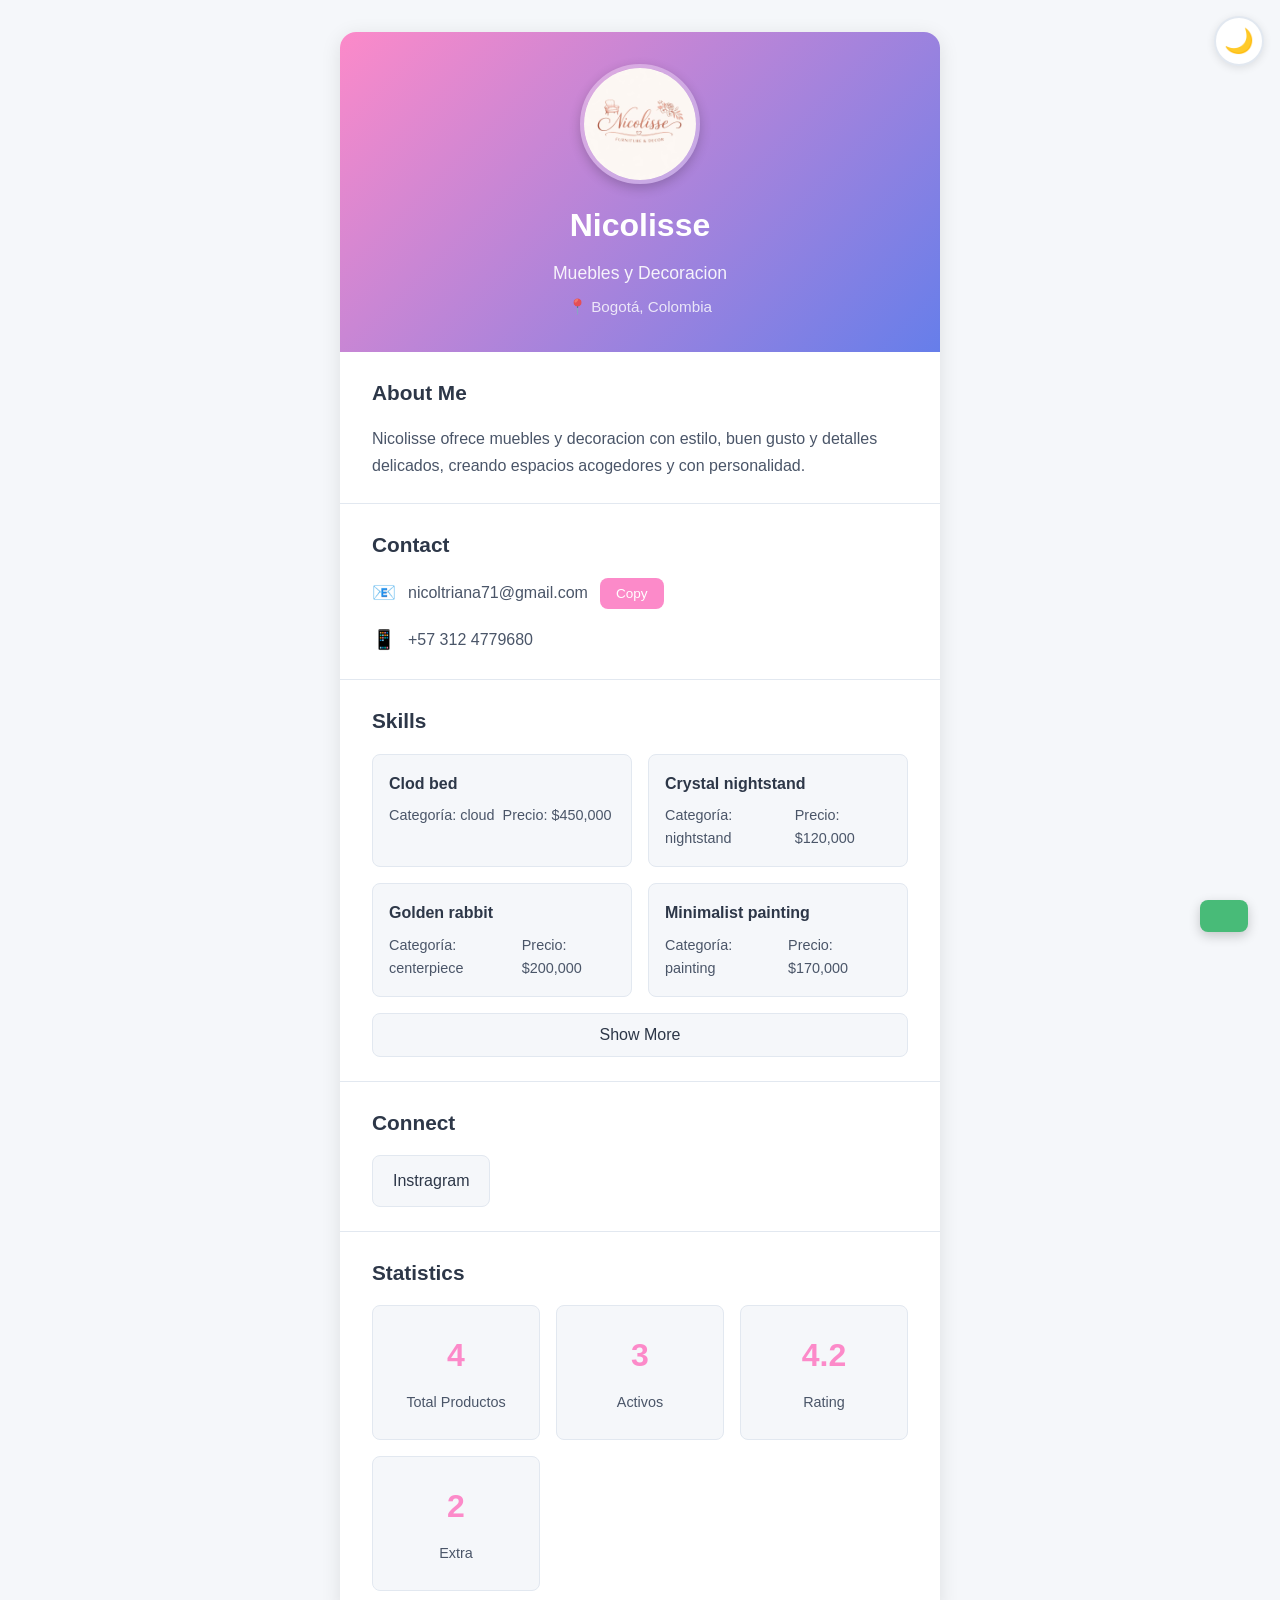
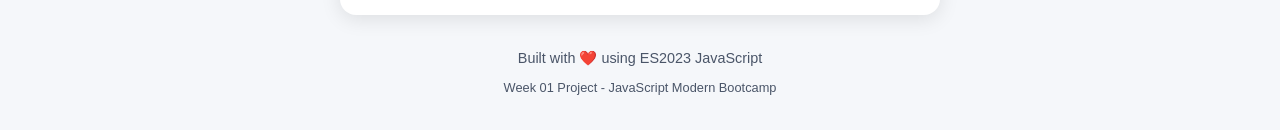
<file: week-01/3-proyecto/index.html>
<!DOCTYPE html>
<html lang="en">
<head>
  <meta charset="UTF-8">
  <meta name="viewport" content="width=device-width, initial-scale=1.0">
  <title>Interactive Business Card</title>
  <link rel="stylesheet" href="styles.css">
</head>
<body>
  <div class="container">
    <!-- Theme Toggle Button -->
    <button id="themeToggle" class="theme-toggle" aria-label="Toggle theme">
      <span class="theme-icon">🌙</span>
    </button>

    <!-- Business Card -->
    <div class="card" id="businessCard">
      <!-- Header Section -->
      <div class="card-header">
        <div class="avatar">
          <img src="IMG/logo.jpeg" alt="Profile Avatar" id="avatarImg">
        </div>
        <div class="header-info">
          <h1 id="userName">Loading...</h1>
          <p class="title" id="userTitle">Loading...</p>
          <p class="location" id="userLocation">📍 Loading...</p>
        </div>
      </div>

      <!-- Bio Section -->
      <div class="card-section">
        <h2>About Me</h2>
        <p id="userBio" class="bio">Loading...</p>
      </div>

      <!-- Contact Section -->
      <div class="card-section">
        <h2>Contact</h2>
        <div class="contact-info">
          <div class="contact-item">
            <span class="icon">📧</span>
            <span id="userEmail">Loading...</span>
            <button id="copyEmailBtn" class="btn btn-small">Copy</button>
          </div>
          <div class="contact-item">
            <span class="icon">📱</span>
            <span id="userPhone">Loading...</span>
          </div>
        </div>
      </div>

      <!-- Skills Section -->
      <div class="card-section">
        <h2>Skills</h2>
        <div id="skillsList" class="skills-list">
          Loading...
        </div>
        <button id="toggleSkills" class="btn btn-secondary">Show More</button>
      </div>

      <!-- Social Media Section -->
      <div class="card-section">
        <h2>Connect</h2>
        <div id="socialLinks" class="social-links">
          Loading...
        </div>
      </div>

      <!-- Statistics Section -->
      <div class="card-section">
        <h2>Statistics</h2>
        <div id="stats" class="stats-grid">
          Loading...
        </div>
      </div>
    </div>

    <!-- Footer -->
    <footer class="footer">
      <p>Built with ❤️ using ES2023 JavaScript</p>
      <p class="small">Week 01 Project - JavaScript Modern Bootcamp</p>
    </footer>
  </div>

  <!-- Toast Notification -->
  <div id="toast" class="toast">
    <span id="toastMessage"></span>
  </div>

  <script src="starter/script.js"></script>
</body>
</html>
</file>
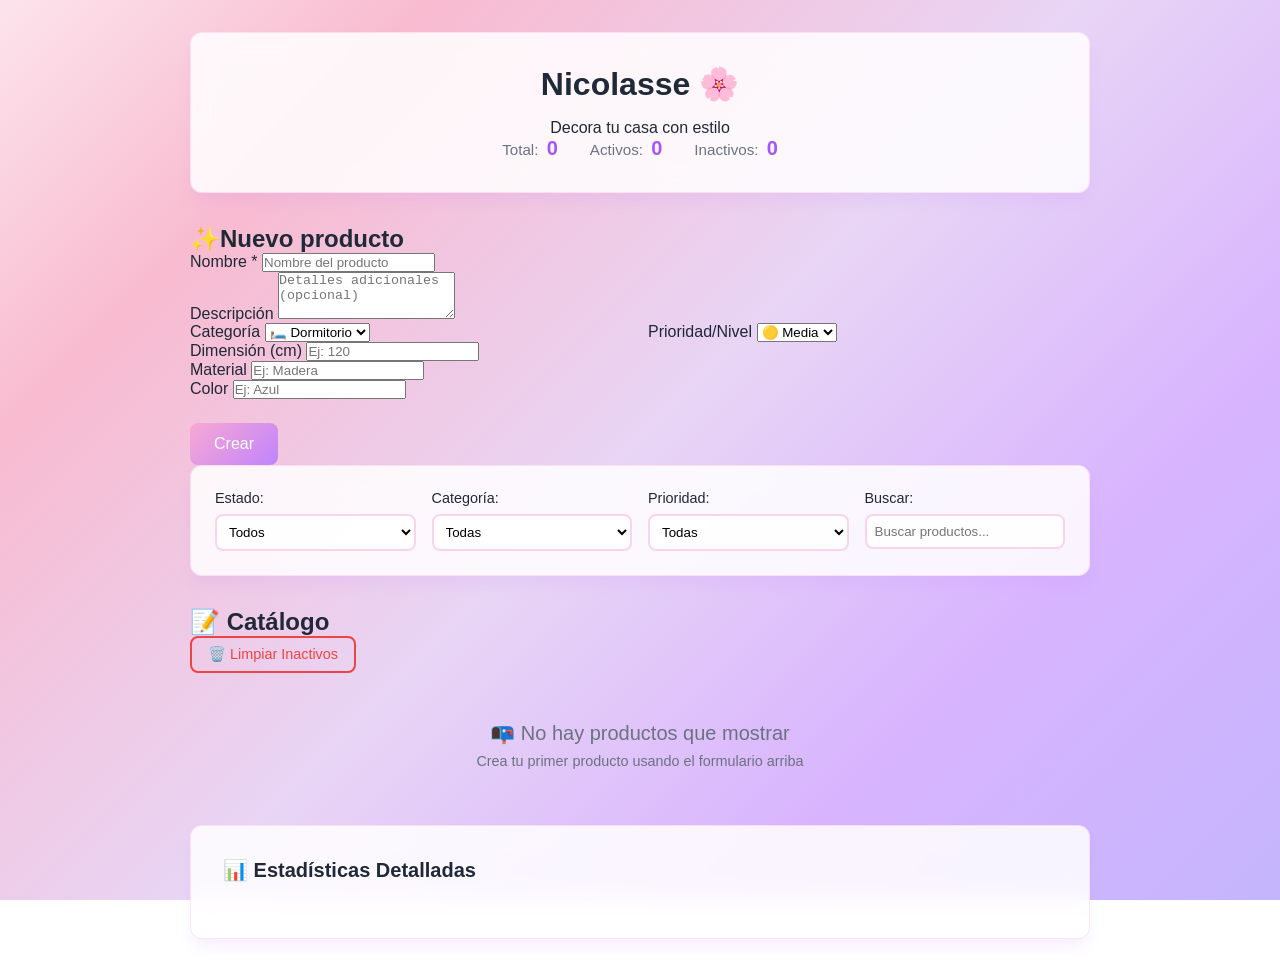
<file: week-02/3-proyecto/index.html>
<!DOCTYPE html>
<html lang="es">
<head>
  <meta charset="UTF-8">
  <meta name="viewport" content="width=device-width, initial-scale=1.0">
  <title>Gestor de Colección | Tu Dominio</title>
  <link rel="stylesheet" href="styles.css">
</head>
<body>
  <div class="container">
    <!-- Header -->
    <header class="header">
      <h1>Nicolasse 🌸</h1>
      <p class="subtitle">Decora tu casa con estilo</p>
      <div class="stats-summary" id="stats-summary">
        <span class="stat">Total: <strong id="stat-total">0</strong></span>
        <span class="stat">Activos: <strong id="stat-active">0</strong></span>
        <span class="stat">Inactivos: <strong id="stat-inactive">0</strong></span>
      </div>
    </header>

    <!-- Item Form -->
    <section class="form-section">
      <h2 id="form-title">✨Nuevo producto</h2>
      <form id="item-form" class="item-form">
        <input type="hidden" id="item-id" value="">

        <div class="form-group">
          <label for="item-name">Nombre *</label>
          <input type="text" id="item-name" placeholder="Nombre del producto" required>
        </div>

        <div class="form-group">
          <label for="item-description">Descripción</label>
          <textarea id="item-description" rows="3" placeholder="Detalles adicionales (opcional)"></textarea>
        </div>

        <div class="form-row">
          <div class="form-group">
            <label for="item-category">Categoría</label>
            <select id="item-category">
              <option value="dormitorio">🛏️ Dormitorio</option>
              <option value="sala">🛋️ Sala</option>
              <option value="comedor">🍽️ Comedor</option>
              <option value="baño">🛁 Baño</option>
            </select>
          </div>

          <div class="form-group">
            <label for="item-priority">Prioridad/Nivel</label>
            <select id="item-priority">
              <option value="low">🟢 Baja</option>
              <option value="medium" selected>🟡 Media</option>
              <option value="high">🔴 Alta</option>
            </select>
          </div>
        </div>

        <!-- Campos adicionales -->
        <div class="form-group">
          <label for="item-dimension">Dimensión (cm)</label>
          <input type="number" id="item-dimension" placeholder="Ej: 120">
        </div>

        <div class="form-group">
          <label for="item-material">Material</label>
          <input type="text" id="item-material" placeholder="Ej: Madera">
        </div>

        <div class="form-group">
          <label for="item-color">Color</label>
          <input type="text" id="item-color" placeholder="Ej: Azul">
        </div>

        <div class="form-actions">
          <button type="submit" class="btn btn-primary" id="submit-btn">Crear</button>
          <button type="button" class="btn btn-secondary" id="cancel-btn" style="display: none;">Cancelar</button>
        </div>
      </form>
    </section>

    <!-- Filters & Search -->
    <section class="filters-section">
      <div class="filters">
        <div class="filter-group">
          <label for="filter-status">Estado:</label>
          <select id="filter-status">
            <option value="all">Todos</option>
            <option value="active">Activos</option>
            <option value="inactive">Inactivos</option>
          </select>
        </div>

        <div class="filter-group">
          <label for="filter-category">Categoría:</label>
          <select id="filter-category">
            <option value="all">Todas</option>
            <option value="dormitorio">Dormitorio</option>
            <option value="sala">Sala</option>
            <option value="comedor">Comedor</option>
            <option value="baño">Baño</option>
          </select>
        </div>

        <div class="filter-group">
          <label for="filter-priority">Prioridad:</label>
          <select id="filter-priority">
            <option value="all">Todas</option>
            <option value="high">Alta</option>
            <option value="medium">Media</option>
            <option value="low">Baja</option>
          </select>
        </div>

        <div class="filter-group search-group">
          <label for="search-input">Buscar:</label>
          <input type="text" id="search-input" placeholder="Buscar productos...">
        </div>
      </div>
    </section>

    <!-- Item List -->
    <section class="items-section">
      <div class="items-header">
        <h2>📝 Catálogo</h2>
        <button class="btn btn-outline" id="clear-inactive">🗑️ Limpiar Inactivos</button>
      </div>

      <div id="item-list" class="item-list">
        <!-- Los elementos se renderizarán aquí con JavaScript -->
      </div>

      <div id="empty-state" class="empty-state">
        <p>📭 No hay productos que mostrar</p>
        <p class="empty-state-hint">Crea tu primer producto usando el formulario arriba</p>
      </div>
    </section>

    <!-- Detailed Stats -->
    <section class="detailed-stats">
      <h3>📊 Estadísticas Detalladas</h3>
      <div id="stats-details" class="stats-grid">
        <!-- Las estadísticas se renderizarán aquí con JavaScript -->
      </div>
    </section>
  </div>

  <!-- Script principal -->
  <script src="starter/script.js"></script>
</body>
</html>
</file>
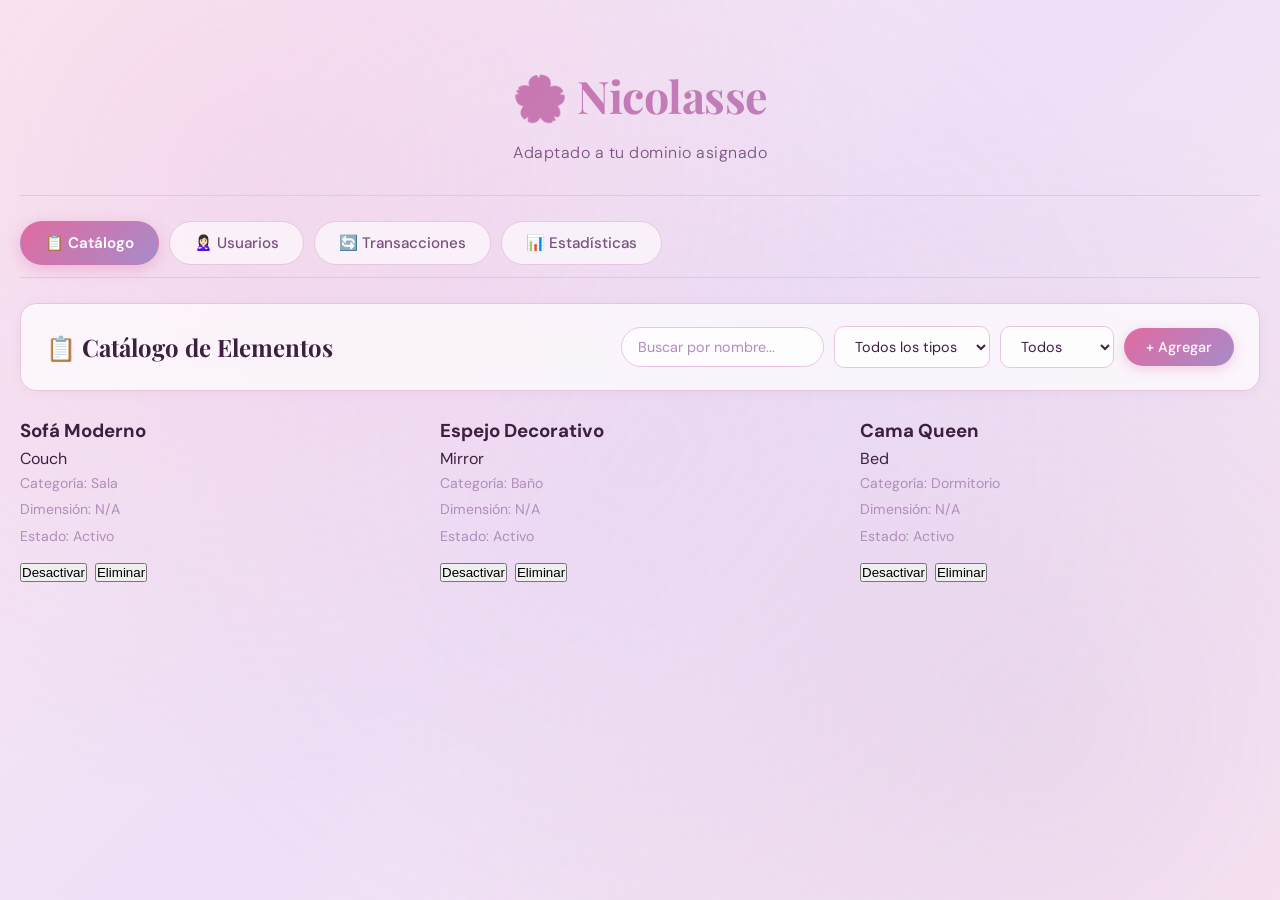
<file: week-03/3-proyecto/index.html>
<!DOCTYPE html>
<html lang="es">
  <head>
    <meta charset="UTF-8" />
    <meta name="viewport" content="width=device-width, initial-scale=1.0" />
    <!-- TODO: Cambia el título según tu dominio -->
    <title>🌸 Nicolasse </title>
    <link rel="stylesheet" href="styles.css" />
  </head>
  <body>
    <!--
      ============================================
      NOTA PARA EL APRENDIZ:
      ============================================
      Este HTML es una plantilla genérica.
      Debes adaptarlo a tu dominio asignado:

      1. Cambia todos los textos genéricos
      2. Cambia las pestañas según tu sistema
      3. Adapta los filtros a tu dominio
      4. Cambia emojis para coherencia visual

      EJEMPLO (Planetario - NO es un dominio asignable):
      - Pestañas: Catálogo, Visitantes, Observaciones, Estadísticas
      - Filtros: Tipo (Planeta/Estrella), Estado (Visible/No visible)
      ============================================
    -->

    <div class="app-container">
      <!-- Header -->
      <header class="header">
        <!-- TODO: Cambia el título y emoji según tu dominio -->
        <h1>🌸 Nicolasse</h1>
        <p class="subtitle">Adaptado a tu dominio asignado</p>
      </header>

      <!-- Navigation Tabs -->
      <nav class="tabs">
        <!-- TODO: Adapta las pestañas a tu dominio -->
        <button class="tab-btn active" data-tab="catalog">
          📋 Catálogo
        </button>
        <button class="tab-btn" data-tab="users">
          🙎🏻‍♀️ Usuarios
        </button>
        <button class="tab-btn" data-tab="transactions">
          🔄 Transacciones
        </button>
        <button class="tab-btn" data-tab="stats">
          📊 Estadísticas
        </button>
      </nav>

      <!-- Tab Content -->
      <main class="tab-content">
        <!-- Catalog Tab -->
        <section id="catalog" class="tab-panel active">
          <div class="panel-header">
            <h2>📋 Catálogo de Elementos</h2>
            <div class="actions">
              <input
                type="text"
                id="search-input"
                placeholder="Buscar por nombre..."
              />
              <!-- TODO: Adapta los tipos a tu dominio -->
              <select id="filter-type">
                <option value="all">Todos los tipos</option>
                <!--
                  EJEMPLO Planetario:
                  <option value="Planet">Planetas</option>
                  <option value="Star">Estrellas</option>
                  <option value="Satellite">Satélites</option>
                -->
                <option value="ItemType1">Tipo 1</option>
                <option value="ItemType2">Tipo 2</option>
                <option value="ItemType3">Tipo 3</option>
              </select>
              <select id="filter-status">
                <option value="all">Todos</option>
                <option value="active">Activos</option>
                <option value="inactive">Inactivos</option>
              </select>
              <button id="add-item-btn" class="btn btn-primary">
                + Agregar
              </button>
            </div>
          </div>
          <div id="item-list" class="items-grid">
            <!-- Los elementos se renderizarán aquí con JavaScript -->
          </div>
          <div id="empty-state" class="empty-state" style="display: none;">
            <p>📭 No hay elementos en el catálogo</p>
            <p class="hint">Agrega tu primer elemento usando el botón superior</p>
          </div>
        </section>

        <!-- Users Tab -->
        <section id="users" class="tab-panel">
          <div class="panel-header">
            <h2>👥 Usuarios del Sistema</h2>
            <div class="actions">
              <input
                type="text"
                id="search-users"
                placeholder="Buscar usuario..."
              />
              <!-- TODO: Adapta los roles a tu dominio -->
              <select id="filter-role">
                <option value="all">Todos los roles</option>
                <option value="UserRole1">Rol 1</option>
                <option value="UserRole2">Rol 2</option>
              </select>
              <button id="add-user-btn" class="btn btn-primary">
                + Agregar Usuario
              </button>
            </div>
          </div>
          <div id="user-list" class="users-grid">
            <!-- Los usuarios se renderizarán aquí -->
          </div>
        </section>

        <!-- Transactions Tab -->
        <section id="transactions" class="tab-panel">
          <div class="panel-header">
            <!-- TODO: Cambia "Transacciones" por el término de tu dominio -->
            <h2>🔄 Historial de Transacciones</h2>
          </div>
          <div id="transaction-list" class="transactions-list">
            <!-- Las transacciones se renderizarán aquí -->
          </div>
        </section>

        <!-- Stats Tab -->
        <section id="stats" class="tab-panel">
          <div class="panel-header">
            <h2>📊 Estadísticas del Sistema</h2>
          </div>
          <div id="stats-container" class="stats-grid">
            <div class="stat-card">
              <span class="stat-value" id="stat-total">0</span>
              <span class="stat-label">Total Elementos</span>
            </div>
            <div class="stat-card">
              <span class="stat-value" id="stat-active">0</span>
              <span class="stat-label">Activos</span>
            </div>
            <div class="stat-card">
              <span class="stat-value" id="stat-inactive">0</span>
              <span class="stat-label">Inactivos</span>
            </div>
            <div class="stat-card">
              <span class="stat-value" id="stat-users">0</span>
              <span class="stat-label">Usuarios</span>
            </div>
          </div>
          <div id="stats-details" class="stats-details">
            <!-- Estadísticas detalladas por tipo -->
          </div>
        </section>
      </main>

      <!-- Modal para agregar/editar elementos -->
      <div id="item-modal" class="modal" style="display: none;">
        <div class="modal-content">
          <div class="modal-header">
            <h3 id="modal-title">Agregar Elemento</h3>
            <button class="close-btn" id="close-modal">&times;</button>
          </div>
          <form id="item-form" class="modal-form">
            <!-- Selector de tipo -->
            <div class="form-group">
              <label for="item-type">Tipo de Elemento</label>
              <select id="item-type" required>
                <!-- TODO: Adapta los tipos a tu dominio -->
                <option value="">Selecciona un tipo</option>
                <option value="ItemType1">Tipo 1</option>
                <option value="ItemType2">Tipo 2</option>
                <option value="ItemType3">Tipo 3</option>
              </select>
            </div>

            <!-- Campos base -->
            <div class="form-group">
              <label for="item-name">Nombre *</label>
              <input type="text" id="item-name" required />
            </div>

            <div class="form-group">
              <label for="item-location">Ubicación *</label>
              <input type="text" id="item-location" required />
            </div>

            <!--
              TODO: Agrega campos específicos según el tipo seleccionado
              Puedes mostrar/ocultar campos dinámicamente con JavaScript
            -->
            <div id="dynamic-fields">
              <!-- Campos dinámicos según el tipo -->
            </div>

            <div class="form-actions">
              <button type="submit" class="btn btn-primary">Guardar</button>
              <button type="button" class="btn btn-secondary" id="cancel-btn">
                Cancelar
              </button>
            </div>
          </form>
        </div>
      </div>

      <!-- Modal para agregar usuarios -->
      <div id="user-modal" class="modal" style="display: none;">
        <div class="modal-content">
          <div class="modal-header">
            <h3>Agregar Usuario</h3>
            <button class="close-btn" id="close-user-modal">&times;</button>
          </div>
          <form id="user-form" class="modal-form">
            <div class="form-group">
              <label for="user-role">Rol</label>
              <select id="user-role" required>
                <option value="">Selecciona un rol</option>
                <option value="UserRole1">Rol 1</option>
                <option value="UserRole2">Rol 2</option>
              </select>
            </div>

            <div class="form-group">
              <label for="user-name">Nombre *</label>
              <input type="text" id="user-name" required />
            </div>

            <div class="form-group">
              <label for="user-email">Email *</label>
              <input type="email" id="user-email" required />
            </div>

            <div class="form-actions">
              <button type="submit" class="btn btn-primary">Guardar</button>
              <button type="button" class="btn btn-secondary" id="cancel-user-btn">
                Cancelar
              </button>
            </div>
          </form>
        </div>
      </div>
    </div>

    <!-- Script principal -->
    <script src="starter/script.js"></script>
  </body>
</html>
</file>
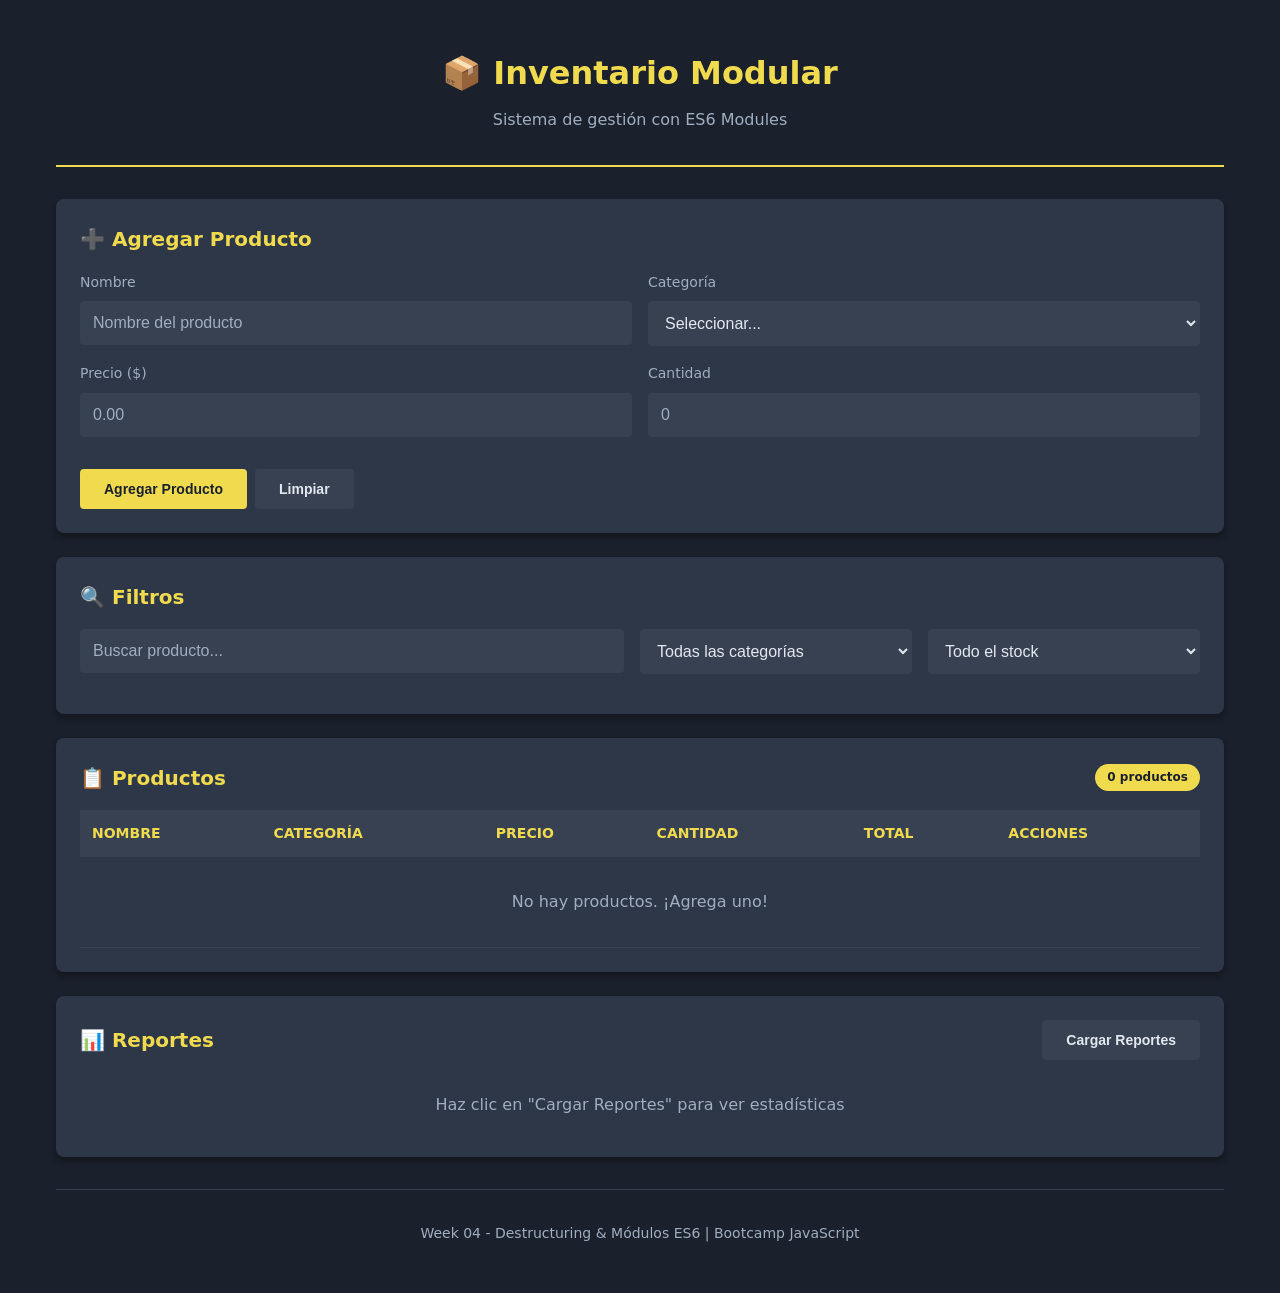
<file: week-04/3-proyecto/index.html>
<!DOCTYPE html>
<html lang="es">
  <head>
    <meta charset="UTF-8" />
    <meta
      name="viewport"
      content="width=device-width, initial-scale=1.0" />
    <title>Inventario Modular | Week 04</title>
    <link
      rel="stylesheet"
      href="styles.css" />
  </head>
  <body>
    <div class="app">
      <!-- Header -->
      <header class="header">
        <h1>📦 Inventario Modular</h1>
        <p>Sistema de gestión con ES6 Modules</p>
      </header>

      <!-- Main Content -->
      <main class="main">
        <!-- Add Product Form -->
        <section class="card">
          <h2>➕ Agregar Producto</h2>
          <form id="product-form">
            <div class="form-row">
              <div class="form-group">
                <label for="name">Nombre</label>
                <input
                  type="text"
                  id="name"
                  name="name"
                  required
                  placeholder="Nombre del producto" />
              </div>
              <div class="form-group">
                <label for="category">Categoría</label>
                <select
                  id="category"
                  name="category"
                  required>
                  <option value="">Seleccionar...</option>
                </select>
              </div>
            </div>
            <div class="form-row">
              <div class="form-group">
                <label for="price">Precio ($)</label>
                <input
                  type="number"
                  id="price"
                  name="price"
                  min="0"
                  step="0.01"
                  required
                  placeholder="0.00" />
              </div>
              <div class="form-group">
                <label for="quantity">Cantidad</label>
                <input
                  type="number"
                  id="quantity"
                  name="quantity"
                  min="0"
                  required
                  placeholder="0" />
              </div>
            </div>
            <div class="form-actions">
              <button
                type="submit"
                class="btn btn-primary">
                Agregar Producto
              </button>
              <button
                type="reset"
                class="btn btn-secondary">
                Limpiar
              </button>
            </div>
          </form>
        </section>

        <!-- Filters -->
        <section class="card">
          <h2>🔍 Filtros</h2>
          <div class="filters">
            <div class="form-group">
              <input
                type="text"
                id="search"
                placeholder="Buscar producto..." />
            </div>
            <div class="form-group">
              <select id="filter-category">
                <option value="">Todas las categorías</option>
              </select>
            </div>
            <div class="form-group">
              <select id="filter-stock">
                <option value="">Todo el stock</option>
                <option value="low">Stock bajo (&lt; 10)</option>
                <option value="out">Sin stock</option>
                <option value="available">Disponible</option>
              </select>
            </div>
          </div>
        </section>

        <!-- Products Table -->
        <section class="card">
          <div class="card-header">
            <h2>📋 Productos</h2>
            <span
              id="product-count"
              class="badge"
              >0 productos</span
            >
          </div>
          <div class="table-container">
            <table id="products-table">
              <thead>
                <tr>
                  <th>Nombre</th>
                  <th>Categoría</th>
                  <th>Precio</th>
                  <th>Cantidad</th>
                  <th>Total</th>
                  <th>Acciones</th>
                </tr>
              </thead>
              <tbody id="products-body">
                <tr>
                  <td
                    colspan="6"
                    class="empty-state">
                    No hay productos. ¡Agrega uno!
                  </td>
                </tr>
              </tbody>
            </table>
          </div>
        </section>

        <!-- Reports Section (Lazy Loaded) -->
        <section class="card">
          <div class="card-header">
            <h2>📊 Reportes</h2>
            <button
              id="load-reports"
              class="btn btn-secondary">
              Cargar Reportes
            </button>
          </div>
          <div
            id="reports-container"
            class="reports-grid">
            <p class="placeholder">
              Haz clic en "Cargar Reportes" para ver estadísticas
            </p>
          </div>
        </section>
      </main>

      <!-- Footer -->
      <footer class="footer">
        <p>Week 04 - Destructuring & Módulos ES6 | Bootcamp JavaScript</p>
      </footer>
    </div>

    <!-- Edit Modal -->
    <div
      id="edit-modal"
      class="modal hidden">
      <div class="modal-content">
        <div class="modal-header">
          <h3>✏️ Editar Producto</h3>
          <button
            class="modal-close"
            id="modal-close">
            &times;
          </button>
        </div>
        <form id="edit-form">
          <input
            type="hidden"
            id="edit-id" />
          <div class="form-group">
            <label for="edit-name">Nombre</label>
            <input
              type="text"
              id="edit-name"
              required />
          </div>
          <div class="form-group">
            <label for="edit-category">Categoría</label>
            <select
              id="edit-category"
              required></select>
          </div>
          <div class="form-row">
            <div class="form-group">
              <label for="edit-price">Precio ($)</label>
              <input
                type="number"
                id="edit-price"
                min="0"
                step="0.01"
                required />
            </div>
            <div class="form-group">
              <label for="edit-quantity">Cantidad</label>
              <input
                type="number"
                id="edit-quantity"
                min="0"
                required />
            </div>
          </div>
          <div class="form-actions">
            <button
              type="submit"
              class="btn btn-primary">
              Guardar
            </button>
            <button
              type="button"
              class="btn btn-secondary"
              id="cancel-edit">
              Cancelar
            </button>
          </div>
        </form>
      </div>
    </div>

    <script
      type="module"
      src="./starter/main.js"></script>
  </body>
</html>
</file>
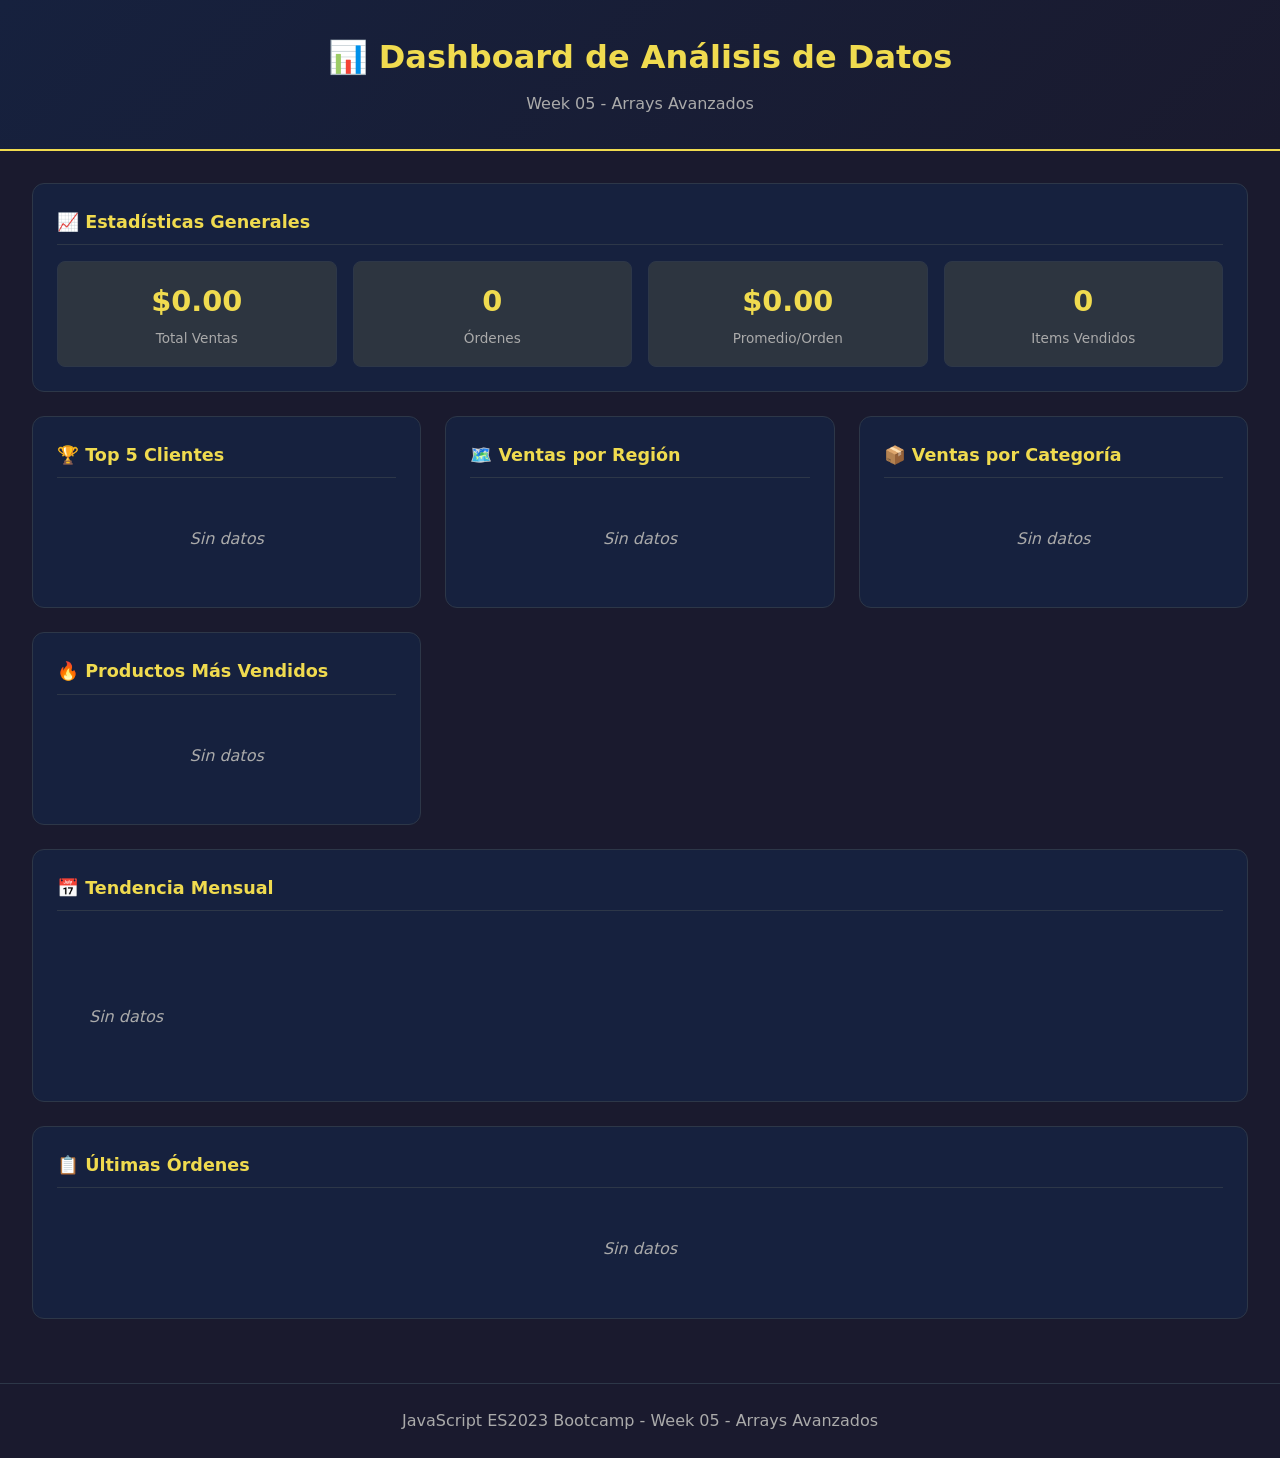
<file: week-05/3-proyecto/index.html>
<!DOCTYPE html>
<html lang="es">
  <head>
    <meta charset="UTF-8" />
    <meta
      name="viewport"
      content="width=device-width, initial-scale=1.0" />
    <title>Dashboard de Análisis de Datos</title>
    <link
      rel="stylesheet"
      href="styles.css" />
  </head>
  <body>
    <header class="header">
      <h1>📊 Dashboard de Análisis de Datos</h1>
      <p>Week 05 - Arrays Avanzados</p>
    </header>

    <main class="dashboard">
      <!-- Estadísticas Generales -->
      <section class="card stats-card">
        <h2>📈 Estadísticas Generales</h2>
        <div
          id="stats-container"
          class="stats-grid">
          <div class="stat-item">
            <span
              class="stat-value"
              id="total-sales"
              >--</span
            >
            <span class="stat-label">Total Ventas</span>
          </div>
          <div class="stat-item">
            <span
              class="stat-value"
              id="total-orders"
              >--</span
            >
            <span class="stat-label">Órdenes</span>
          </div>
          <div class="stat-item">
            <span
              class="stat-value"
              id="avg-order"
              >--</span
            >
            <span class="stat-label">Promedio/Orden</span>
          </div>
          <div class="stat-item">
            <span
              class="stat-value"
              id="total-items"
              >--</span
            >
            <span class="stat-label">Items Vendidos</span>
          </div>
        </div>
      </section>

      <!-- Top Clientes -->
      <section class="card">
        <h2>🏆 Top 5 Clientes</h2>
        <div
          id="top-customers"
          class="list-container">
          <p class="loading">Cargando...</p>
        </div>
      </section>

      <!-- Ventas por Región -->
      <section class="card">
        <h2>🗺️ Ventas por Región</h2>
        <div
          id="sales-by-region"
          class="list-container">
          <p class="loading">Cargando...</p>
        </div>
      </section>

      <!-- Ventas por Categoría -->
      <section class="card">
        <h2>📦 Ventas por Categoría</h2>
        <div
          id="sales-by-category"
          class="list-container">
          <p class="loading">Cargando...</p>
        </div>
      </section>

      <!-- Productos Más Vendidos -->
      <section class="card">
        <h2>🔥 Productos Más Vendidos</h2>
        <div
          id="top-products"
          class="list-container">
          <p class="loading">Cargando...</p>
        </div>
      </section>

      <!-- Tendencia Mensual -->
      <section class="card full-width">
        <h2>📅 Tendencia Mensual</h2>
        <div
          id="monthly-trend"
          class="trend-container">
          <p class="loading">Cargando...</p>
        </div>
      </section>

      <!-- Últimas Órdenes -->
      <section class="card full-width">
        <h2>📋 Últimas Órdenes</h2>
        <div
          id="recent-orders"
          class="table-container">
          <p class="loading">Cargando...</p>
        </div>
      </section>
    </main>

    <footer class="footer">
      <p>JavaScript ES2023 Bootcamp - Week 05 - Arrays Avanzados</p>
    </footer>

    <!-- Cambiar a solution/script.js para ver la solución -->
    <script src="starter/script.js"></script>
  </body>
</html>
</file>
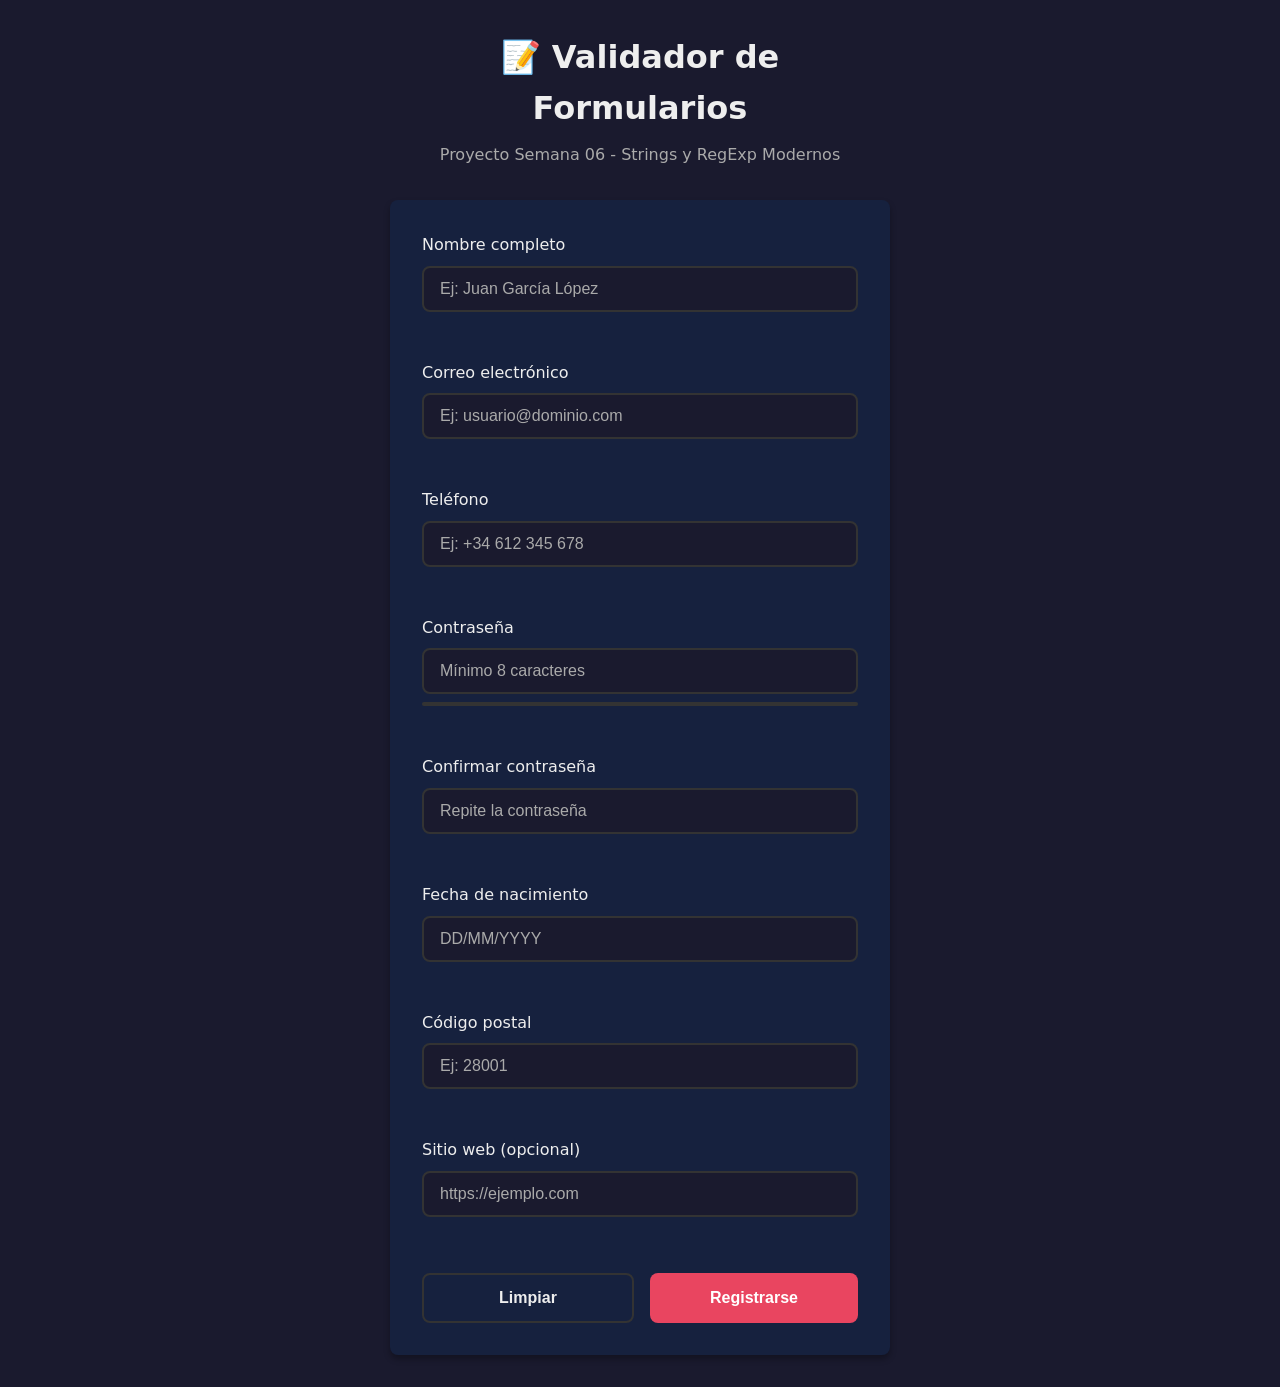
<file: week-06/3-proyecto/index.html>
<!DOCTYPE html>
<html lang="es">
  <head>
    <meta charset="UTF-8" />
    <meta
      name="viewport"
      content="width=device-width, initial-scale=1.0" />
    <title>Validador de Formularios | Semana 06</title>
    <link
      rel="stylesheet"
      href="styles.css" />
  </head>
  <body>
    <div class="container">
      <header>
        <h1>📝 Validador de Formularios</h1>
        <p>Proyecto Semana 06 - Strings y RegExp Modernos</p>
      </header>

      <form
        id="registrationForm"
        novalidate>
        <!-- Nombre -->
        <div class="form-group">
          <label for="name">Nombre completo</label>
          <input
            type="text"
            id="name"
            name="name"
            placeholder="Ej: Juan García López"
            aria-describedby="nameError" />
          <span
            class="error-message"
            id="nameError"></span>
        </div>

        <!-- Email -->
        <div class="form-group">
          <label for="email">Correo electrónico</label>
          <input
            type="email"
            id="email"
            name="email"
            placeholder="Ej: usuario@dominio.com"
            aria-describedby="emailError" />
          <span
            class="error-message"
            id="emailError"></span>
        </div>

        <!-- Teléfono -->
        <div class="form-group">
          <label for="phone">Teléfono</label>
          <input
            type="tel"
            id="phone"
            name="phone"
            placeholder="Ej: +34 612 345 678"
            aria-describedby="phoneError" />
          <span
            class="error-message"
            id="phoneError"></span>
        </div>

        <!-- Contraseña -->
        <div class="form-group">
          <label for="password">Contraseña</label>
          <input
            type="password"
            id="password"
            name="password"
            placeholder="Mínimo 8 caracteres"
            aria-describedby="passwordError" />
          <div class="password-strength">
            <div
              class="strength-bar"
              id="strengthBar"></div>
          </div>
          <span
            class="strength-text"
            id="strengthText"></span>
          <span
            class="error-message"
            id="passwordError"></span>
        </div>

        <!-- Confirmar Contraseña -->
        <div class="form-group">
          <label for="confirmPassword">Confirmar contraseña</label>
          <input
            type="password"
            id="confirmPassword"
            name="confirmPassword"
            placeholder="Repite la contraseña"
            aria-describedby="confirmError" />
          <span
            class="error-message"
            id="confirmError"></span>
        </div>

        <!-- Fecha de Nacimiento -->
        <div class="form-group">
          <label for="birthdate">Fecha de nacimiento</label>
          <input
            type="text"
            id="birthdate"
            name="birthdate"
            placeholder="DD/MM/YYYY"
            aria-describedby="birthdateError" />
          <span
            class="error-message"
            id="birthdateError"></span>
        </div>

        <!-- Código Postal -->
        <div class="form-group">
          <label for="postal">Código postal</label>
          <input
            type="text"
            id="postal"
            name="postal"
            placeholder="Ej: 28001"
            maxlength="5"
            aria-describedby="postalError" />
          <span
            class="error-message"
            id="postalError"></span>
        </div>

        <!-- URL -->
        <div class="form-group">
          <label for="website">Sitio web (opcional)</label>
          <input
            type="url"
            id="website"
            name="website"
            placeholder="https://ejemplo.com"
            aria-describedby="websiteError" />
          <span
            class="error-message"
            id="websiteError"></span>
        </div>

        <!-- Botones -->
        <div class="form-actions">
          <button
            type="reset"
            class="btn btn-secondary">
            Limpiar
          </button>
          <button
            type="submit"
            class="btn btn-primary"
            id="submitBtn">
            Registrarse
          </button>
        </div>
      </form>

      <!-- Resultado -->
      <div
        id="result"
        class="result hidden">
        <h2>✅ Registro Exitoso</h2>
        <pre id="formData"></pre>
      </div>
    </div>

    <script src="starter/script.js"></script>
  </body>
</html>
</file>
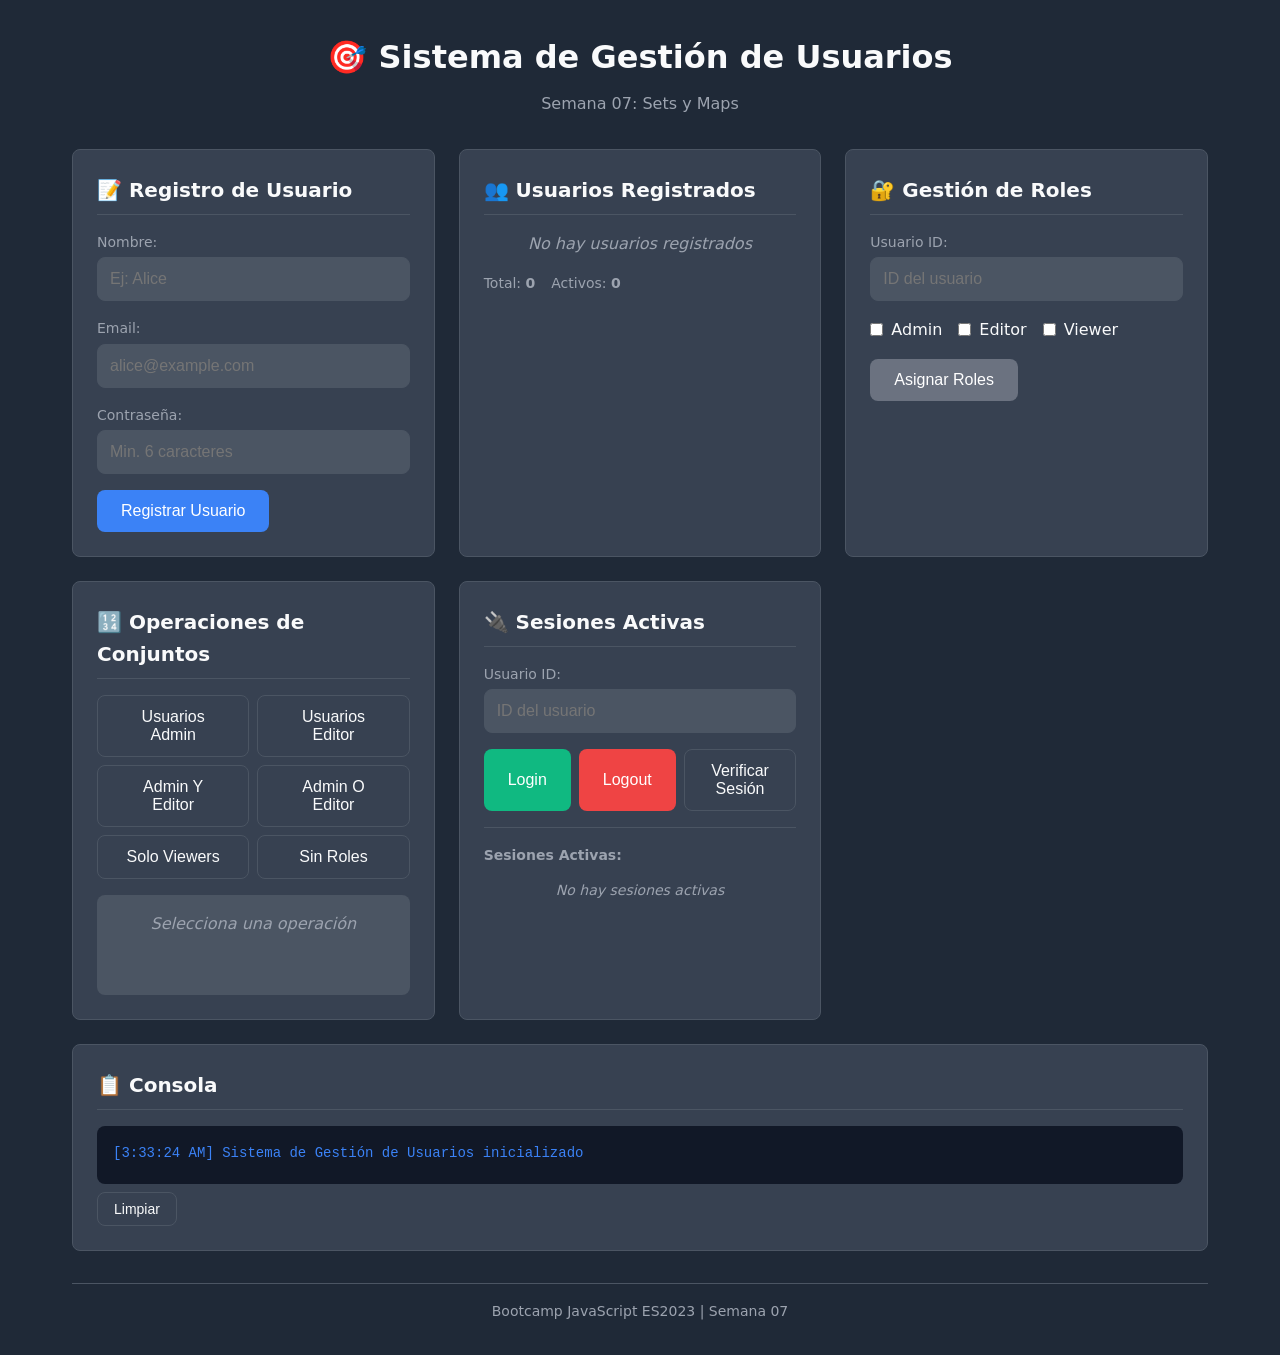
<file: week-07/3-proyecto/index.html>
<!DOCTYPE html>
<html lang="es">
  <head>
    <meta charset="UTF-8" />
    <meta
      name="viewport"
      content="width=device-width, initial-scale=1.0" />
    <title>Sistema de Gestión de Usuarios - Week 07</title>
    <link
      rel="stylesheet"
      href="styles.css" />
  </head>
  <body>
    <div class="container">
      <header>
        <h1>🎯 Sistema de Gestión de Usuarios</h1>
        <p>Semana 07: Sets y Maps</p>
      </header>

      <main>
        <!-- Registro de Usuarios -->
        <section class="card">
          <h2>📝 Registro de Usuario</h2>
          <form id="registerForm">
            <div class="form-group">
              <label for="userName">Nombre:</label>
              <input
                type="text"
                id="userName"
                placeholder="Ej: Alice"
                required />
            </div>
            <div class="form-group">
              <label for="userEmail">Email:</label>
              <input
                type="email"
                id="userEmail"
                placeholder="alice@example.com"
                required />
            </div>
            <div class="form-group">
              <label for="userPassword">Contraseña:</label>
              <input
                type="password"
                id="userPassword"
                placeholder="Min. 6 caracteres"
                required />
            </div>
            <button
              type="submit"
              class="btn btn-primary">
              Registrar Usuario
            </button>
          </form>
          <div
            id="registerMessage"
            class="message"></div>
        </section>

        <!-- Lista de Usuarios -->
        <section class="card">
          <h2>👥 Usuarios Registrados</h2>
          <div
            id="usersList"
            class="users-list">
            <p class="empty-state">No hay usuarios registrados</p>
          </div>
          <div class="stats">
            <span>Total: <strong id="totalUsers">0</strong></span>
            <span>Activos: <strong id="activeUsers">0</strong></span>
          </div>
        </section>

        <!-- Gestión de Roles -->
        <section class="card">
          <h2>🔐 Gestión de Roles</h2>
          <div class="form-group">
            <label for="roleUserId">Usuario ID:</label>
            <input
              type="text"
              id="roleUserId"
              placeholder="ID del usuario" />
          </div>
          <div class="roles-checkboxes">
            <label
              ><input
                type="checkbox"
                value="admin" />
              Admin</label
            >
            <label
              ><input
                type="checkbox"
                value="editor" />
              Editor</label
            >
            <label
              ><input
                type="checkbox"
                value="viewer" />
              Viewer</label
            >
          </div>
          <button
            id="assignRolesBtn"
            class="btn btn-secondary">
            Asignar Roles
          </button>
          <div
            id="rolesMessage"
            class="message"></div>
        </section>

        <!-- Operaciones de Conjuntos -->
        <section class="card">
          <h2>🔢 Operaciones de Conjuntos</h2>
          <div class="operations-grid">
            <button
              class="btn btn-outline"
              data-op="admins">
              Usuarios Admin
            </button>
            <button
              class="btn btn-outline"
              data-op="editors">
              Usuarios Editor
            </button>
            <button
              class="btn btn-outline"
              data-op="admin-and-editor">
              Admin Y Editor
            </button>
            <button
              class="btn btn-outline"
              data-op="admin-or-editor">
              Admin O Editor
            </button>
            <button
              class="btn btn-outline"
              data-op="only-viewers">
              Solo Viewers
            </button>
            <button
              class="btn btn-outline"
              data-op="no-roles">
              Sin Roles
            </button>
          </div>
          <div
            id="operationResult"
            class="result-box">
            <p class="empty-state">Selecciona una operación</p>
          </div>
        </section>

        <!-- Sesiones -->
        <section class="card">
          <h2>🔌 Sesiones Activas</h2>
          <div class="form-group">
            <label for="sessionUserId">Usuario ID:</label>
            <input
              type="text"
              id="sessionUserId"
              placeholder="ID del usuario" />
          </div>
          <div class="session-buttons">
            <button
              id="loginBtn"
              class="btn btn-success">
              Login
            </button>
            <button
              id="logoutBtn"
              class="btn btn-danger">
              Logout
            </button>
            <button
              id="checkSessionBtn"
              class="btn btn-outline">
              Verificar Sesión
            </button>
          </div>
          <div
            id="sessionMessage"
            class="message"></div>
          <div
            id="activeSessions"
            class="active-sessions">
            <h4>Sesiones Activas:</h4>
            <ul id="sessionsList"></ul>
          </div>
        </section>

        <!-- Consola -->
        <section class="card console-card">
          <h2>📋 Consola</h2>
          <div
            id="console"
            class="console"></div>
          <button
            id="clearConsole"
            class="btn btn-outline btn-small">
            Limpiar
          </button>
        </section>
      </main>

      <footer>
        <p>Bootcamp JavaScript ES2023 | Semana 07</p>
      </footer>
    </div>

    <script src="starter/script.js"></script>
  </body>
</html>
</file>
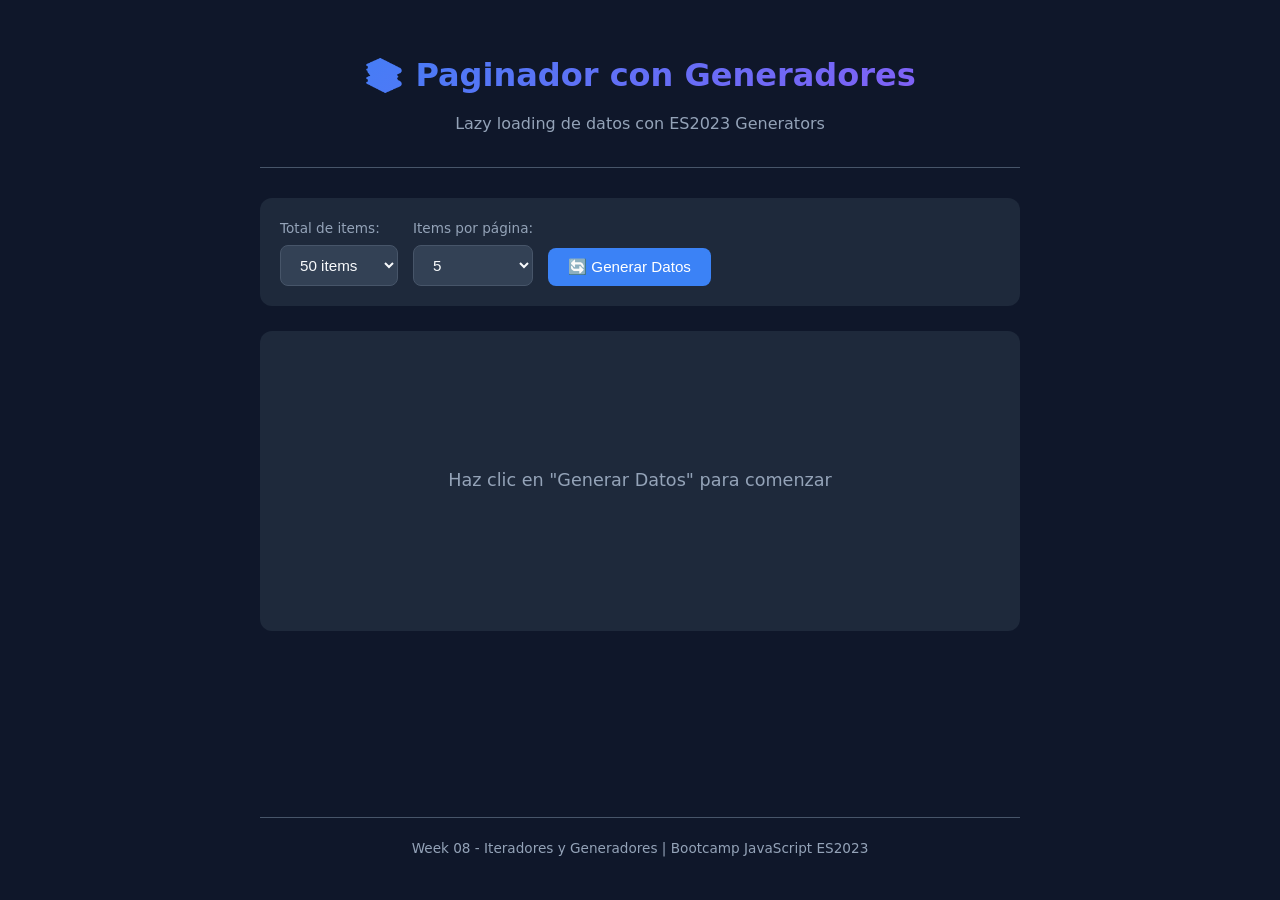
<file: week-08/3-proyecto/index.html>
<!DOCTYPE html>
<html lang="es">
  <head>
    <meta charset="UTF-8" />
    <meta
      name="viewport"
      content="width=device-width, initial-scale=1.0" />
    <title>Paginador con Generadores</title>
    <link
      rel="stylesheet"
      href="styles.css" />
  </head>
  <body>
    <div class="container">
      <header class="header">
        <h1>📚 Paginador con Generadores</h1>
        <p class="subtitle">Lazy loading de datos con ES2023 Generators</p>
      </header>

      <main class="main">
        <!-- Controls -->
        <div class="controls">
          <div class="control-group">
            <label for="totalItems">Total de items:</label>
            <select id="totalItems">
              <option value="20">20 items</option>
              <option
                value="50"
                selected>
                50 items
              </option>
              <option value="100">100 items</option>
              <option value="500">500 items</option>
            </select>
          </div>

          <div class="control-group">
            <label for="itemsPerPage">Items por página:</label>
            <select id="itemsPerPage">
              <option
                value="5"
                selected>
                5
              </option>
              <option value="10">10</option>
              <option value="20">20</option>
            </select>
          </div>

          <button
            id="btnGenerate"
            class="btn btn-primary">
            🔄 Generar Datos
          </button>
        </div>

        <!-- Data List -->
        <section class="data-section">
          <div
            id="dataList"
            class="data-list">
            <p class="placeholder">Haz clic en "Generar Datos" para comenzar</p>
          </div>
        </section>

        <!-- Pagination -->
        <nav
          class="pagination"
          id="pagination"
          style="display: none">
          <button
            id="btnFirst"
            class="btn btn-nav"
            title="Primera página">
            ⏮️
          </button>
          <button
            id="btnPrev"
            class="btn btn-nav"
            title="Página anterior">
            ◀️ Anterior
          </button>

          <div class="page-info">
            <span>Página</span>
            <input
              type="number"
              id="pageInput"
              min="1"
              value="1" />
            <span>de <strong id="totalPages">1</strong></span>
          </div>

          <button
            id="btnNext"
            class="btn btn-nav"
            title="Página siguiente">
            Siguiente ▶️
          </button>
          <button
            id="btnLast"
            class="btn btn-nav"
            title="Última página">
            ⏭️
          </button>
        </nav>

        <!-- Stats -->
        <div
          class="stats"
          id="stats"
          style="display: none">
          <span id="itemRange">Items 1-5</span>
          <span>de</span>
          <strong id="totalItemsDisplay">50</strong>
          <span>total</span>
        </div>
      </main>

      <footer class="footer">
        <p>Week 08 - Iteradores y Generadores | Bootcamp JavaScript ES2023</p>
      </footer>
    </div>

    <!-- Usa starter/script.js para desarrollar, solution/script.js para referencia -->
    <script src="starter/script.js"></script>
  </body>
</html>
</file>
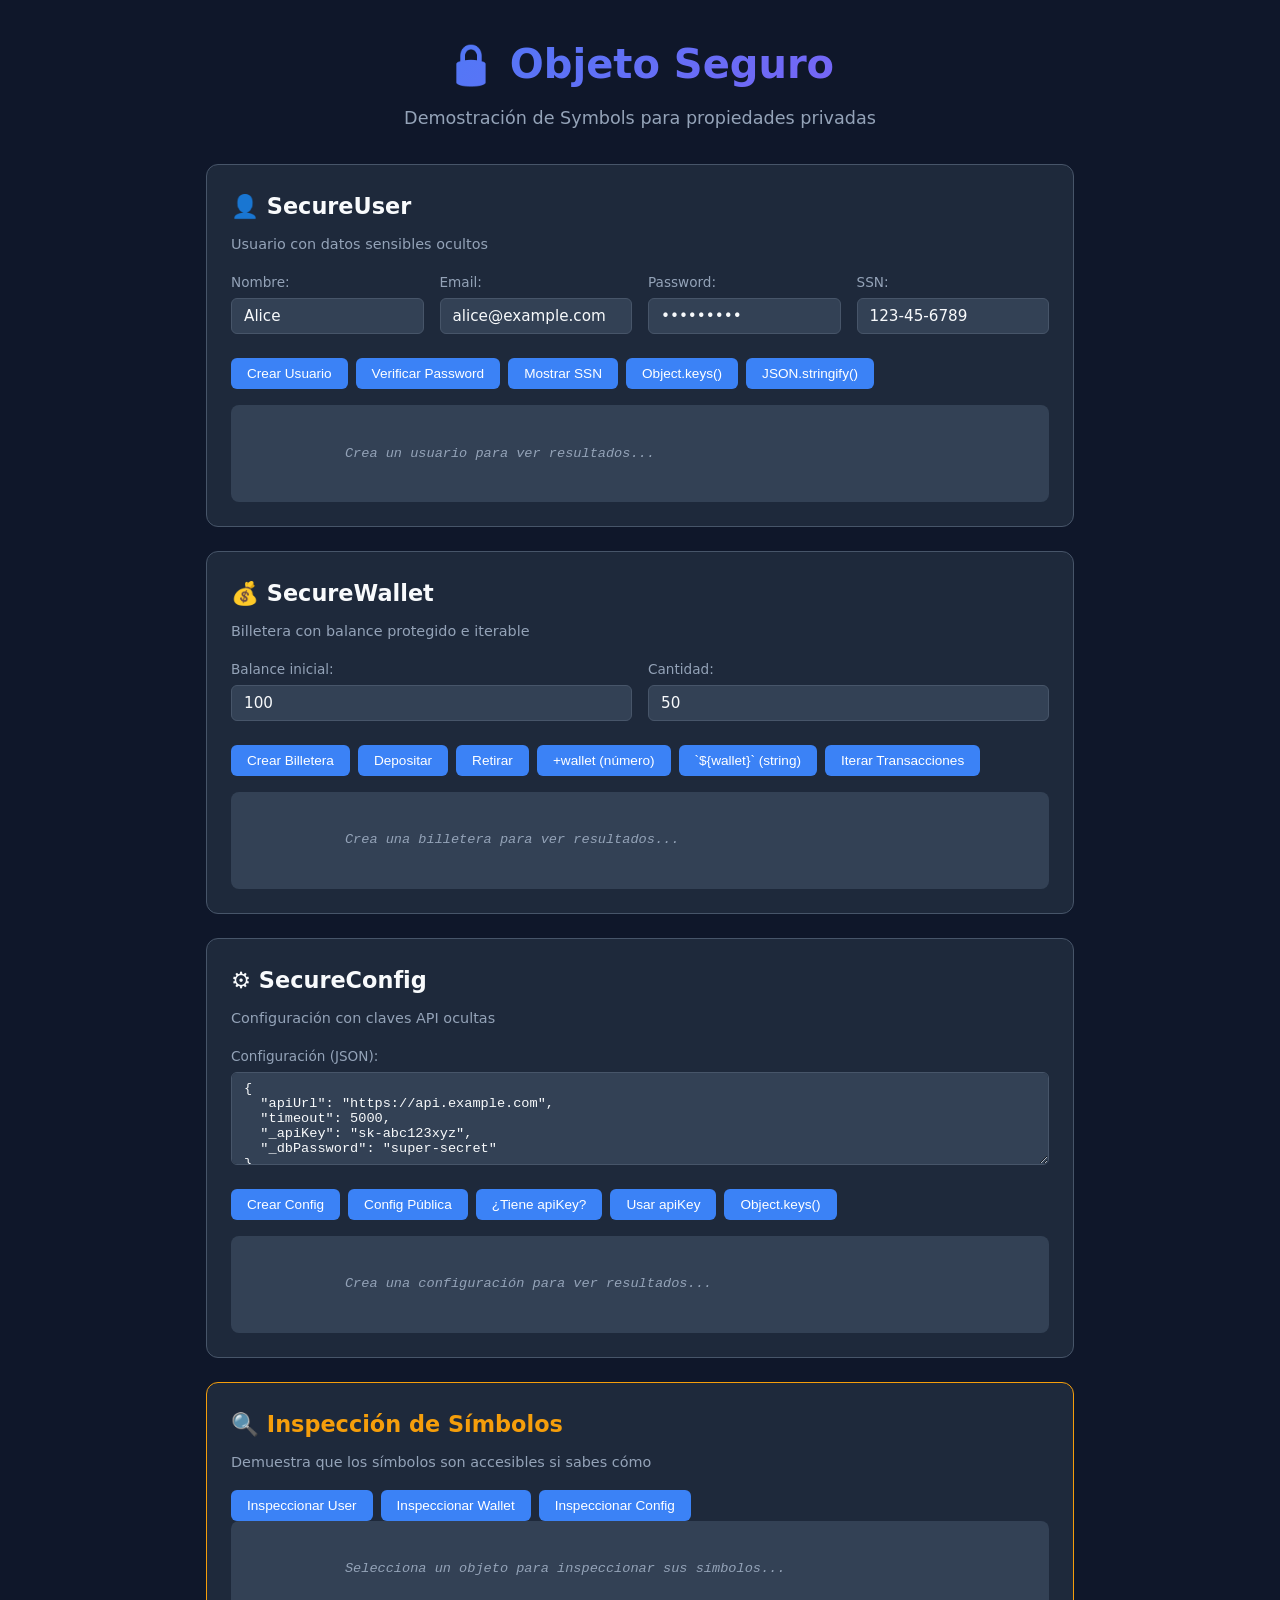
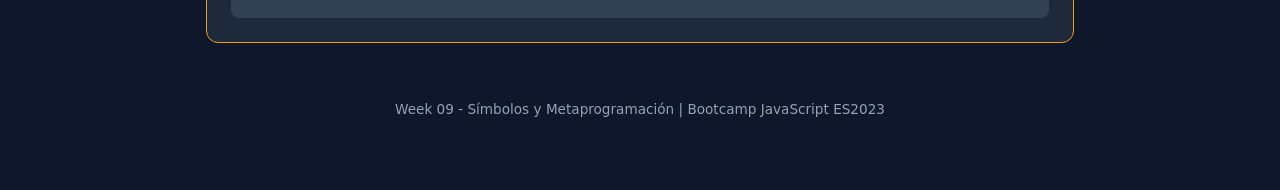
<file: week-09/3-proyecto/index.html>
<!DOCTYPE html>
<html lang="es">
  <head>
    <meta charset="UTF-8" />
    <meta
      name="viewport"
      content="width=device-width, initial-scale=1.0" />
    <title>Objeto Seguro - Week 09</title>
    <link
      rel="stylesheet"
      href="styles.css" />
  </head>
  <body>
    <div class="container">
      <header>
        <h1>🔒 Objeto Seguro</h1>
        <p>Demostración de Symbols para propiedades privadas</p>
      </header>

      <main>
        <!-- SecureUser Section -->
        <section class="card">
          <h2>👤 SecureUser</h2>
          <p class="description">Usuario con datos sensibles ocultos</p>

          <div class="demo-area">
            <div class="input-group">
              <label>Nombre:</label>
              <input
                type="text"
                id="userName"
                value="Alice" />
            </div>
            <div class="input-group">
              <label>Email:</label>
              <input
                type="email"
                id="userEmail"
                value="alice@example.com" />
            </div>
            <div class="input-group">
              <label>Password:</label>
              <input
                type="password"
                id="userPassword"
                value="secret123" />
            </div>
            <div class="input-group">
              <label>SSN:</label>
              <input
                type="text"
                id="userSSN"
                value="123-45-6789" />
            </div>

            <div class="button-group">
              <button id="createUser">Crear Usuario</button>
              <button id="verifyPassword">Verificar Password</button>
              <button id="showMaskedSSN">Mostrar SSN</button>
              <button id="showUserKeys">Object.keys()</button>
              <button id="showUserJSON">JSON.stringify()</button>
            </div>
          </div>

          <div
            class="output"
            id="userOutput">
            <span class="placeholder"
              >Crea un usuario para ver resultados...</span
            >
          </div>
        </section>

        <!-- SecureWallet Section -->
        <section class="card">
          <h2>💰 SecureWallet</h2>
          <p class="description">Billetera con balance protegido e iterable</p>

          <div class="demo-area">
            <div class="input-group">
              <label>Balance inicial:</label>
              <input
                type="number"
                id="walletInitial"
                value="100" />
            </div>
            <div class="input-group">
              <label>Cantidad:</label>
              <input
                type="number"
                id="walletAmount"
                value="50" />
            </div>

            <div class="button-group">
              <button id="createWallet">Crear Billetera</button>
              <button id="depositWallet">Depositar</button>
              <button id="withdrawWallet">Retirar</button>
              <button id="walletAsNumber">+wallet (número)</button>
              <button id="walletAsString">`${wallet}` (string)</button>
              <button id="iterateWallet">Iterar Transacciones</button>
            </div>
          </div>

          <div
            class="output"
            id="walletOutput">
            <span class="placeholder"
              >Crea una billetera para ver resultados...</span
            >
          </div>
        </section>

        <!-- SecureConfig Section -->
        <section class="card">
          <h2>⚙️ SecureConfig</h2>
          <p class="description">Configuración con claves API ocultas</p>

          <div class="demo-area">
            <div class="input-group full-width">
              <label>Configuración (JSON):</label>
              <textarea
                id="configInput"
                rows="5">
{
  "apiUrl": "https://api.example.com",
  "timeout": 5000,
  "_apiKey": "sk-abc123xyz",
  "_dbPassword": "super-secret"
}</textarea
              >
            </div>

            <div class="button-group">
              <button id="createConfig">Crear Config</button>
              <button id="getPublicConfig">Config Pública</button>
              <button id="hasApiKey">¿Tiene apiKey?</button>
              <button id="useApiKey">Usar apiKey</button>
              <button id="showConfigKeys">Object.keys()</button>
            </div>
          </div>

          <div
            class="output"
            id="configOutput">
            <span class="placeholder"
              >Crea una configuración para ver resultados...</span
            >
          </div>
        </section>

        <!-- Inspection Section -->
        <section class="card inspection">
          <h2>🔍 Inspección de Símbolos</h2>
          <p class="description">
            Demuestra que los símbolos son accesibles si sabes cómo
          </p>

          <div class="button-group">
            <button id="inspectUser">Inspeccionar User</button>
            <button id="inspectWallet">Inspeccionar Wallet</button>
            <button id="inspectConfig">Inspeccionar Config</button>
          </div>

          <div
            class="output"
            id="inspectOutput">
            <span class="placeholder"
              >Selecciona un objeto para inspeccionar sus símbolos...</span
            >
          </div>
        </section>
      </main>

      <footer>
        <p>Week 09 - Símbolos y Metaprogramación | Bootcamp JavaScript ES2023</p>
      </footer>
    </div>

    <!-- Cambiar a starter/script.js para desarrollo -->
    <script
      type="module"
      src="starter/script.js"></script>
  </body>
</html>
</file>
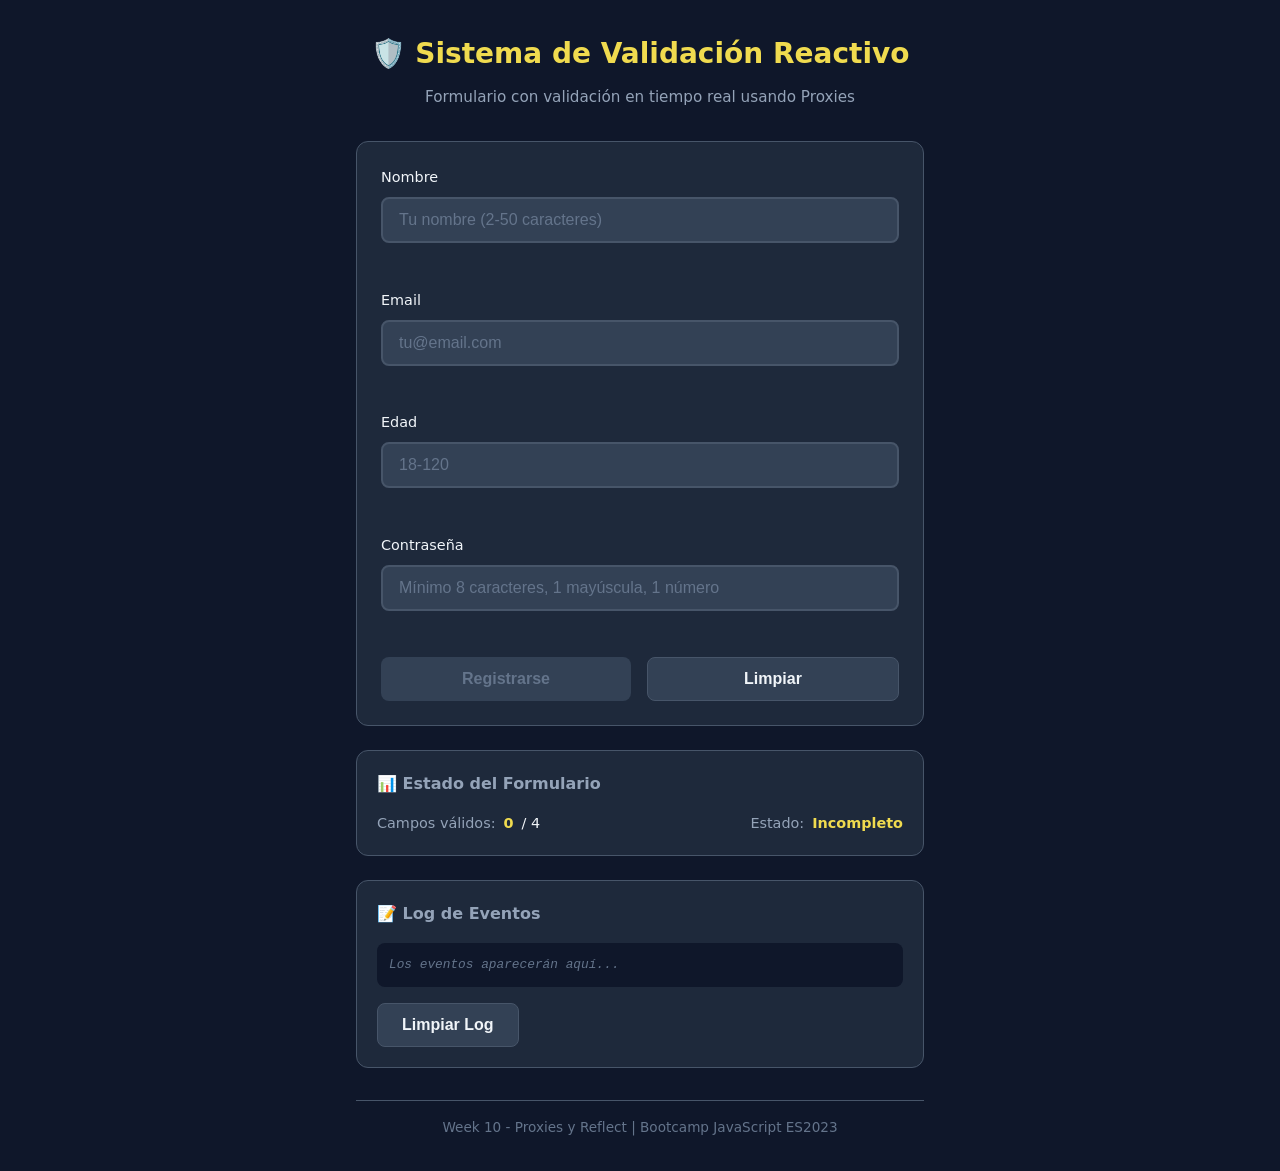
<file: week-10/3-proyecto/index.html>
<!DOCTYPE html>
<html lang="es">
  <head>
    <meta charset="UTF-8" />
    <meta
      name="viewport"
      content="width=device-width, initial-scale=1.0" />
    <title>Sistema de Validación Reactivo | Week 10</title>
    <link
      rel="stylesheet"
      href="styles.css" />
  </head>
  <body>
    <div class="container">
      <header>
        <h1>🛡️ Sistema de Validación Reactivo</h1>
        <p>Formulario con validación en tiempo real usando Proxies</p>
      </header>

      <main>
        <form
          id="registrationForm"
          novalidate>
          <div class="form-group">
            <label for="name">Nombre</label>
            <input
              type="text"
              id="name"
              name="name"
              placeholder="Tu nombre (2-50 caracteres)"
              autocomplete="name" />
            <span
              class="error-message"
              id="name-error"></span>
            <span class="success-icon">✓</span>
          </div>

          <div class="form-group">
            <label for="email">Email</label>
            <input
              type="email"
              id="email"
              name="email"
              placeholder="tu@email.com"
              autocomplete="email" />
            <span
              class="error-message"
              id="email-error"></span>
            <span class="success-icon">✓</span>
          </div>

          <div class="form-group">
            <label for="age">Edad</label>
            <input
              type="number"
              id="age"
              name="age"
              placeholder="18-120"
              min="18"
              max="120" />
            <span
              class="error-message"
              id="age-error"></span>
            <span class="success-icon">✓</span>
          </div>

          <div class="form-group">
            <label for="password">Contraseña</label>
            <input
              type="password"
              id="password"
              name="password"
              placeholder="Mínimo 8 caracteres, 1 mayúscula, 1 número"
              autocomplete="new-password" />
            <span
              class="error-message"
              id="password-error"></span>
            <span class="success-icon">✓</span>
          </div>

          <div class="form-actions">
            <button
              type="submit"
              id="submitBtn"
              disabled>
              Registrarse
            </button>
            <button
              type="reset"
              id="resetBtn">
              Limpiar
            </button>
          </div>
        </form>

        <section class="status-panel">
          <h2>📊 Estado del Formulario</h2>
          <div class="status-grid">
            <div class="status-item">
              <span class="status-label">Campos válidos:</span>
              <span
                class="status-value"
                id="validCount"
                >0</span
              >
              <span>/ 4</span>
            </div>
            <div class="status-item">
              <span class="status-label">Estado:</span>
              <span
                class="status-value"
                id="formStatus"
                >Incompleto</span
              >
            </div>
          </div>
        </section>

        <section
          class="result-panel"
          id="resultPanel"
          hidden>
          <h2>✅ Datos Registrados</h2>
          <div
            class="result-content"
            id="resultContent"></div>
        </section>

        <section class="log-panel">
          <h2>📝 Log de Eventos</h2>
          <div
            class="log-content"
            id="logContent">
            <p class="log-empty">Los eventos aparecerán aquí...</p>
          </div>
          <button
            id="clearLog"
            class="btn-secondary">
            Limpiar Log
          </button>
        </section>
      </main>

      <footer>
        <p>Week 10 - Proxies y Reflect | Bootcamp JavaScript ES2023</p>
      </footer>
    </div>

    <!-- Cambiar a solution/script.js para ver la solución -->
    <script src="starter/script.js"></script>
  </body>
</html>
</file>
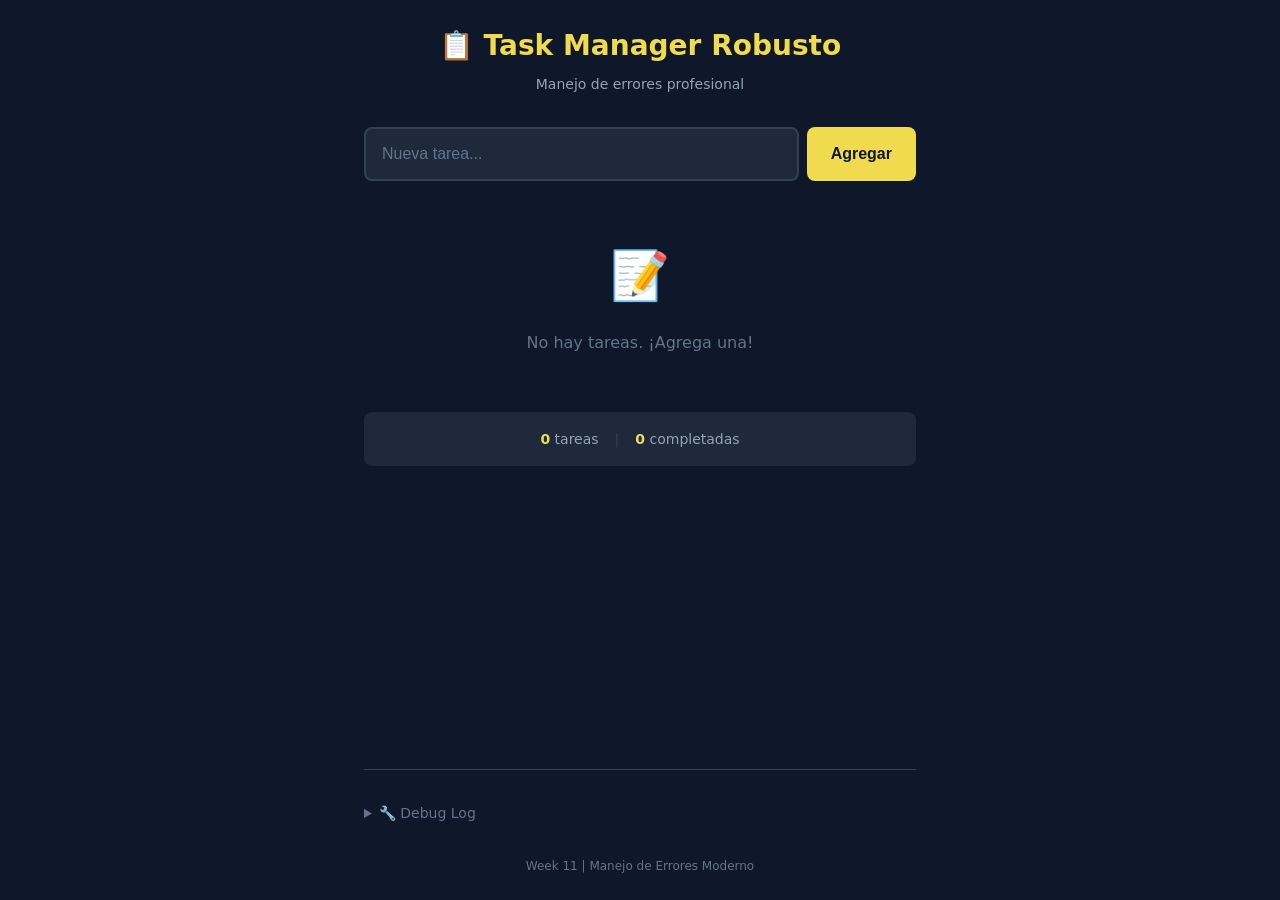
<file: week-11/3-proyecto/index.html>
<!DOCTYPE html>
<html lang="es">
  <head>
    <meta charset="UTF-8" />
    <meta
      name="viewport"
      content="width=device-width, initial-scale=1.0" />
    <title>Task Manager Robusto | Week 11</title>
    <link
      rel="stylesheet"
      href="styles.css" />
  </head>
  <body>
    <div class="app-container">
      <!-- Header -->
      <header class="app-header">
        <h1>📋 Task Manager Robusto</h1>
        <p class="subtitle">Manejo de errores profesional</p>
      </header>

      <!-- Main Content -->
      <main class="app-main">
        <!-- Add Task Form -->
        <section class="add-task-section">
          <form
            id="taskForm"
            class="task-form">
            <div class="input-group">
              <input
                type="text"
                id="taskInput"
                class="task-input"
                placeholder="Nueva tarea..."
                autocomplete="off" />
              <button
                type="submit"
                class="btn btn-primary"
                id="addBtn">
                Agregar
              </button>
            </div>
          </form>
        </section>

        <!-- Error Display -->
        <section
          id="errorSection"
          class="error-section hidden">
          <div class="error-box">
            <span class="error-icon">⚠️</span>
            <span
              id="errorMessage"
              class="error-message"></span>
            <button
              class="error-close"
              id="errorClose">
              ×
            </button>
          </div>
        </section>

        <!-- Loading Indicator -->
        <section
          id="loadingSection"
          class="loading-section hidden">
          <div class="loading-box">
            <span class="loading-spinner">🔄</span>
            <span id="loadingMessage">Procesando...</span>
          </div>
        </section>

        <!-- Task List -->
        <section class="tasks-section">
          <div
            id="taskList"
            class="task-list">
            <!-- Tasks will be rendered here -->
          </div>

          <!-- Empty State -->
          <div
            id="emptyState"
            class="empty-state">
            <span class="empty-icon">📝</span>
            <p>No hay tareas. ¡Agrega una!</p>
          </div>
        </section>

        <!-- Stats -->
        <section class="stats-section">
          <div class="stats-box">
            <span
              id="statsTotal"
              class="stat">
              <span class="stat-value">0</span> tareas
            </span>
            <span class="stat-divider">|</span>
            <span
              id="statsCompleted"
              class="stat">
              <span class="stat-value">0</span> completadas
            </span>
          </div>
        </section>
      </main>

      <!-- Debug Panel (for development) -->
      <aside class="debug-panel">
        <details>
          <summary>🔧 Debug Log</summary>
          <div
            id="debugLog"
            class="debug-log">
            <!-- Debug messages will appear here -->
          </div>
          <button
            id="clearDebug"
            class="btn btn-small">
            Limpiar
          </button>
        </details>
      </aside>

      <!-- Footer -->
      <footer class="app-footer">
        <p>Week 11 | Manejo de Errores Moderno</p>
      </footer>
    </div>

    <!-- Load Script -->
    <!-- Change to solution/script.js to see complete implementation -->
    <script
      src="starter/script.js"
      type="module"></script>
  </body>
</html>
</file>
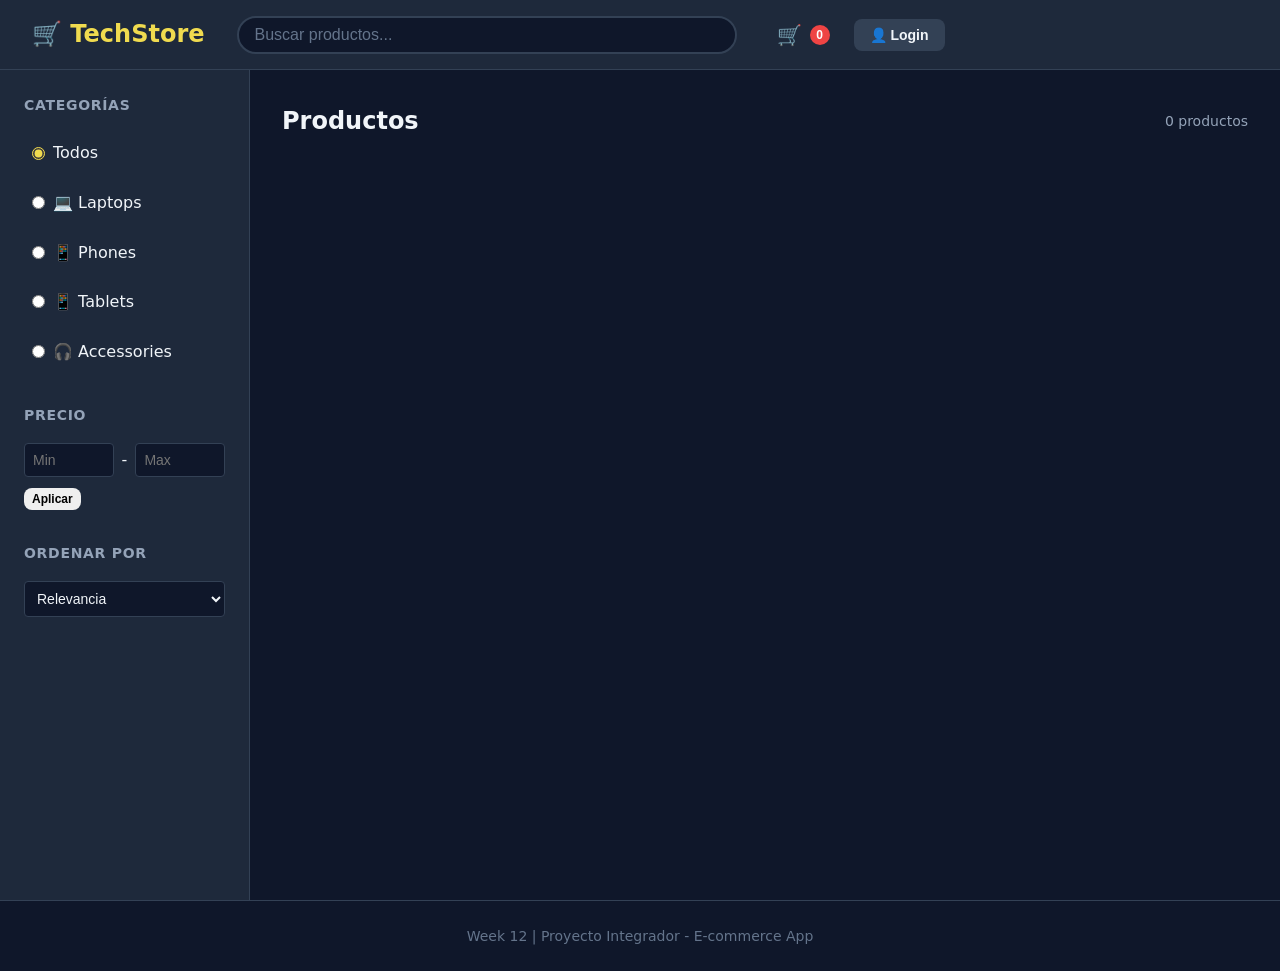
<file: week-12/3-proyecto/index.html>
<!DOCTYPE html>
<html lang="es">
  <head>
    <meta charset="UTF-8" />
    <meta
      name="viewport"
      content="width=device-width, initial-scale=1.0" />
    <title>TechStore | E-commerce App</title>
    <link
      rel="stylesheet"
      href="styles.css" />
  </head>
  <body>
    <div class="app-container">
      <!-- Header -->
      <header class="header">
        <div class="header-brand">
          <h1>🛒 TechStore</h1>
        </div>

        <div class="header-search">
          <input
            type="text"
            id="searchInput"
            class="search-input"
            placeholder="Buscar productos..." />
        </div>

        <div class="header-actions">
          <button
            class="btn btn-icon"
            id="cartToggle">
            🛒
            <span
              id="cartCount"
              class="badge"
              >0</span
            >
          </button>
          <div
            class="user-area"
            id="userArea">
            <button
              class="btn btn-secondary"
              id="loginBtn">
              👤 Login
            </button>
          </div>
        </div>
      </header>

      <!-- Main Content -->
      <main class="main-content">
        <!-- Sidebar: Filters -->
        <aside class="sidebar">
          <div class="filter-section">
            <h3>Categorías</h3>
            <div
              class="filter-options"
              id="categoryFilters">
              <label class="filter-option">
                <input
                  type="radio"
                  name="category"
                  value=""
                  checked />
                <span>Todos</span>
              </label>
              <label class="filter-option">
                <input
                  type="radio"
                  name="category"
                  value="laptops" />
                <span>💻 Laptops</span>
              </label>
              <label class="filter-option">
                <input
                  type="radio"
                  name="category"
                  value="phones" />
                <span>📱 Phones</span>
              </label>
              <label class="filter-option">
                <input
                  type="radio"
                  name="category"
                  value="tablets" />
                <span>📱 Tablets</span>
              </label>
              <label class="filter-option">
                <input
                  type="radio"
                  name="category"
                  value="accessories" />
                <span>🎧 Accessories</span>
              </label>
            </div>
          </div>

          <div class="filter-section">
            <h3>Precio</h3>
            <div class="price-range">
              <input
                type="number"
                id="minPrice"
                placeholder="Min"
                class="price-input" />
              <span>-</span>
              <input
                type="number"
                id="maxPrice"
                placeholder="Max"
                class="price-input" />
            </div>
            <button
              class="btn btn-small"
              id="applyPriceFilter">
              Aplicar
            </button>
          </div>

          <div class="filter-section">
            <h3>Ordenar por</h3>
            <select
              id="sortSelect"
              class="sort-select">
              <option value="default">Relevancia</option>
              <option value="price-asc">Precio: Menor a Mayor</option>
              <option value="price-desc">Precio: Mayor a Menor</option>
              <option value="name-asc">Nombre: A-Z</option>
              <option value="name-desc">Nombre: Z-A</option>
              <option value="rating">Mejor valorados</option>
            </select>
          </div>
        </aside>

        <!-- Products Grid -->
        <section class="products-section">
          <div class="products-header">
            <h2>Productos</h2>
            <span
              id="productCount"
              class="product-count"
              >0 productos</span
            >
          </div>

          <div
            id="productGrid"
            class="product-grid">
            <!-- Products will be rendered here -->
          </div>

          <!-- Empty State -->
          <div
            id="emptyProducts"
            class="empty-state hidden">
            <span class="empty-icon">🔍</span>
            <p>No se encontraron productos</p>
            <button
              class="btn btn-secondary"
              id="clearFilters">
              Limpiar filtros
            </button>
          </div>
        </section>
      </main>

      <!-- Cart Sidebar -->
      <aside
        class="cart-sidebar hidden"
        id="cartSidebar">
        <div class="cart-header">
          <h2>🛒 Tu Carrito</h2>
          <button
            class="btn btn-icon"
            id="closeCart">
            ✕
          </button>
        </div>

        <div
          class="cart-items"
          id="cartItems">
          <!-- Cart items will be rendered here -->
        </div>

        <!-- Cart Empty State -->
        <div
          id="cartEmpty"
          class="cart-empty">
          <span class="empty-icon">🛒</span>
          <p>Tu carrito está vacío</p>
          <button
            class="btn btn-secondary"
            id="startShopping">
            Empezar a comprar
          </button>
        </div>

        <div
          class="cart-footer"
          id="cartFooter">
          <div class="cart-totals">
            <div class="cart-total-row">
              <span>Subtotal:</span>
              <span id="cartSubtotal">$0</span>
            </div>
            <div class="cart-total-row">
              <span>Envío:</span>
              <span id="cartShipping">Gratis</span>
            </div>
            <div class="cart-total-row total">
              <span>Total:</span>
              <span id="cartTotal">$0</span>
            </div>
          </div>

          <div class="cart-actions">
            <button
              class="btn btn-secondary"
              id="clearCart">
              Vaciar
            </button>
            <button
              class="btn btn-primary"
              id="checkoutBtn">
              Checkout 💳
            </button>
          </div>
        </div>
      </aside>

      <!-- Cart Overlay -->
      <div
        class="overlay hidden"
        id="cartOverlay"></div>

      <!-- Login Modal -->
      <div
        class="modal hidden"
        id="loginModal">
        <div class="modal-content">
          <div class="modal-header">
            <h2 id="modalTitle">Iniciar Sesión</h2>
            <button
              class="btn btn-icon"
              id="closeModal">
              ✕
            </button>
          </div>

          <form
            id="authForm"
            class="auth-form">
            <div
              class="form-group"
              id="nameGroup"
              style="display: none">
              <label for="nameInput">Nombre</label>
              <input
                type="text"
                id="nameInput"
                class="form-input"
                placeholder="Tu nombre" />
            </div>

            <div class="form-group">
              <label for="emailInput">Email</label>
              <input
                type="email"
                id="emailInput"
                class="form-input"
                placeholder="email@ejemplo.com"
                required />
            </div>

            <div class="form-group">
              <label for="passwordInput">Contraseña</label>
              <input
                type="password"
                id="passwordInput"
                class="form-input"
                placeholder="••••••••"
                required />
            </div>

            <div
              id="formError"
              class="form-error hidden"></div>

            <button
              type="submit"
              class="btn btn-primary btn-block"
              id="submitAuth">
              Iniciar Sesión
            </button>
          </form>

          <div class="modal-footer">
            <p id="authSwitch">
              ¿No tienes cuenta?
              <a
                href="#"
                id="switchToRegister"
                >Regístrate</a
              >
            </p>
          </div>
        </div>
      </div>

      <!-- Modal Overlay -->
      <div
        class="modal-overlay hidden"
        id="modalOverlay"></div>

      <!-- Notifications -->
      <div
        class="notifications"
        id="notifications">
        <!-- Notifications will be rendered here -->
      </div>

      <!-- Footer -->
      <footer class="footer">
        <p>Week 12 | Proyecto Integrador - E-commerce App</p>
      </footer>
    </div>

    <!-- Load Script -->
    <!-- Change to solution/js/main.js to see complete implementation -->
    <script
      src="starter/js/main.js"
      type="module"></script>
  </body>
</html>
</file>
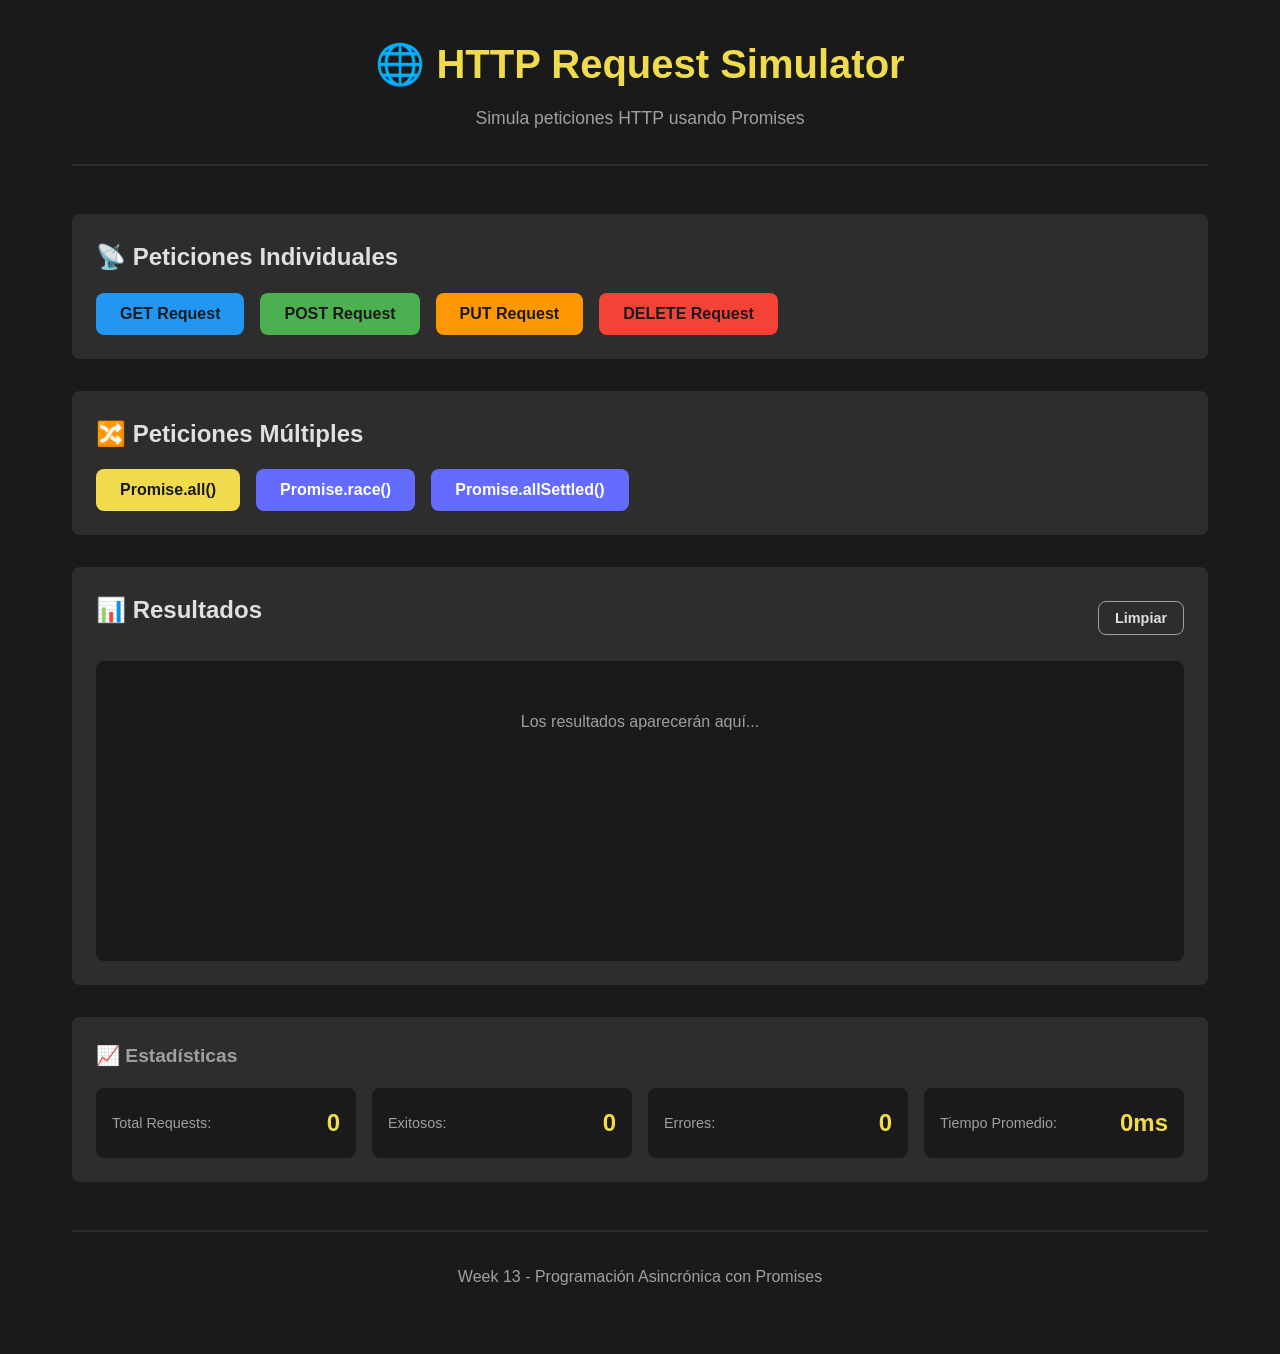
<file: week-13/3-proyecto/index.html>
<!doctype html>
<html lang="es">
  <head>
    <meta charset="UTF-8" />
    <meta
      name="viewport"
      content="width=device-width, initial-scale=1.0" />
    <title>HTTP Simulator - Week 13</title>
    <link
      rel="stylesheet"
      href="styles.css" />
  </head>
  <body>
    <div class="container">
      <header>
        <h1>🌐 HTTP Request Simulator</h1>
        <p>Simula peticiones HTTP usando Promises</p>
      </header>

      <main>
        <!-- Single Requests -->
        <section class="actions">
          <h2>📡 Peticiones Individuales</h2>
          <div class="button-group">
            <button
              id="btn-get"
              class="btn btn-get">
              GET Request
            </button>
            <button
              id="btn-post"
              class="btn btn-post">
              POST Request
            </button>
            <button
              id="btn-put"
              class="btn btn-put">
              PUT Request
            </button>
            <button
              id="btn-delete"
              class="btn btn-delete">
              DELETE Request
            </button>
          </div>
        </section>

        <!-- Multiple Requests -->
        <section class="actions">
          <h2>🔀 Peticiones Múltiples</h2>
          <div class="button-group">
            <button
              id="btn-all"
              class="btn btn-primary">
              Promise.all()
            </button>
            <button
              id="btn-race"
              class="btn btn-secondary">
              Promise.race()
            </button>
            <button
              id="btn-allSettled"
              class="btn btn-secondary">
              Promise.allSettled()
            </button>
          </div>
        </section>

        <!-- Results Area -->
        <section class="results">
          <div class="results-header">
            <h2>📊 Resultados</h2>
            <button
              id="btn-clear"
              class="btn btn-small">
              Limpiar
            </button>
          </div>
          <div
            id="results-container"
            class="results-container">
            <p class="placeholder">Los resultados aparecerán aquí...</p>
          </div>
        </section>

        <!-- Stats (Optional) -->
        <section class="stats">
          <h3>📈 Estadísticas</h3>
          <div class="stats-grid">
            <div class="stat-item">
              <span class="stat-label">Total Requests:</span>
              <span
                id="stat-total"
                class="stat-value"
                >0</span
              >
            </div>
            <div class="stat-item">
              <span class="stat-label">Exitosos:</span>
              <span
                id="stat-success"
                class="stat-value"
                >0</span
              >
            </div>
            <div class="stat-item">
              <span class="stat-label">Errores:</span>
              <span
                id="stat-errors"
                class="stat-value"
                >0</span
              >
            </div>
            <div class="stat-item">
              <span class="stat-label">Tiempo Promedio:</span>
              <span
                id="stat-avg"
                class="stat-value"
                >0ms</span
              >
            </div>
          </div>
        </section>
      </main>

      <footer>
        <p>Week 13 - Programación Asincrónica con Promises</p>
      </footer>
    </div>

    <!-- Scripts -->
    <script src="starter/js/http.js"></script>
    <script src="starter/js/ui.js"></script>
    <script src="starter/js/app.js"></script>
  </body>
</html>
</file>
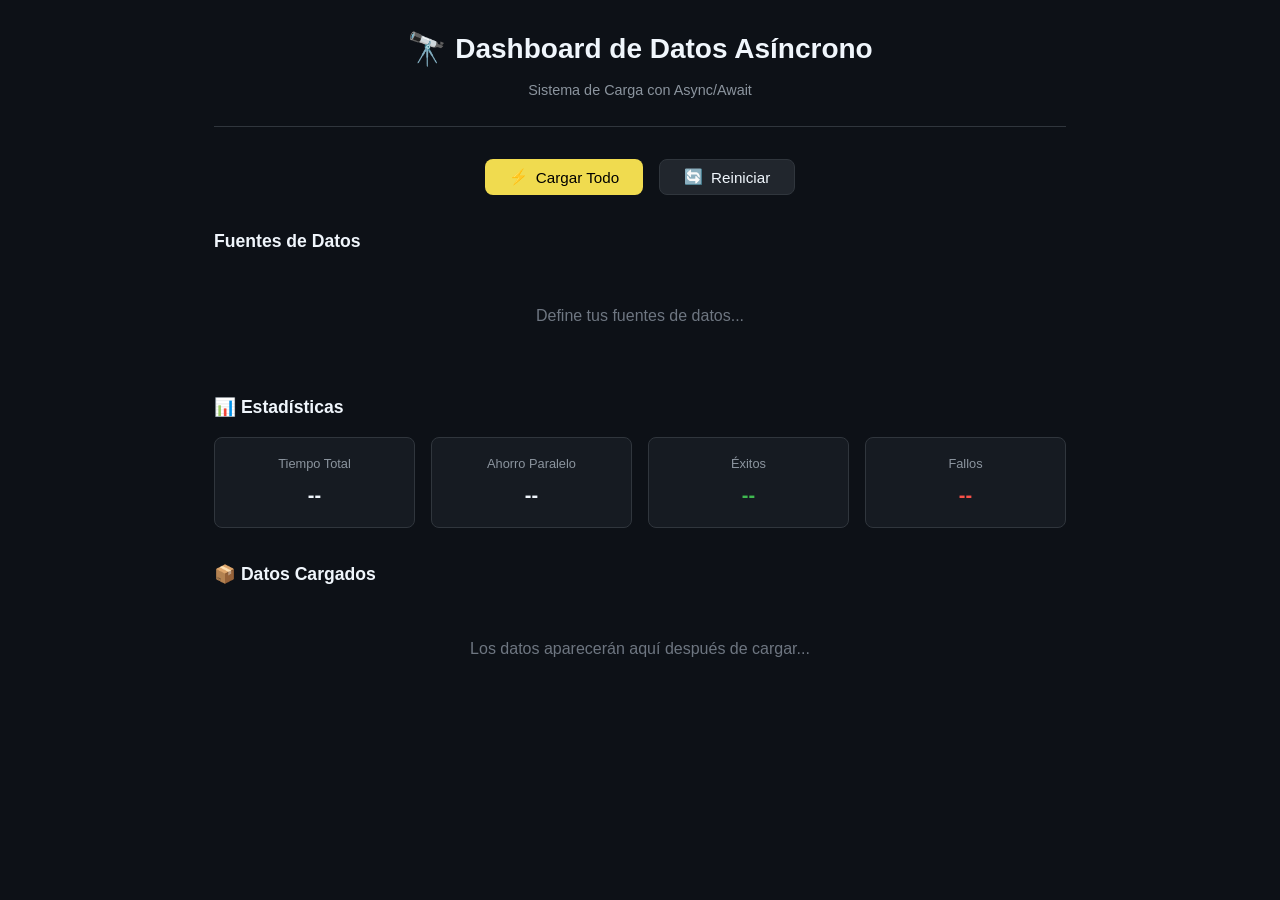
<file: week-14/3-proyecto/index.html>
<!DOCTYPE html>
<html lang="es">
<head>
  <meta charset="UTF-8">
  <meta name="viewport" content="width=device-width, initial-scale=1.0">
  <title>Dashboard de Datos Asíncrono</title>
  <link rel="stylesheet" href="styles.css">
</head>
<body>
  <div class="container">
    <!-- Header -->
    <header class="header">
      <h1 class="header__title">
        <span class="header__icon">🔭</span>
        Dashboard de Datos Asíncrono
      </h1>
      <p class="header__subtitle">Sistema de Carga con Async/Await</p>
    </header>

    <!-- Controles -->
    <section class="controls">
      <button id="btnLoadAll" class="btn btn--primary">
        <span class="btn__icon">⚡</span>
        Cargar Todo
      </button>
      <button id="btnReset" class="btn btn--secondary">
        <span class="btn__icon">🔄</span>
        Reiniciar
      </button>
    </section>

    <!-- Panel de Fuentes de Datos -->
    <section class="data-sources">
      <h2 class="section-title">Fuentes de Datos</h2>
      <div id="sourcesContainer" class="sources-grid">
        <!-- Las fuentes se generan dinámicamente -->
      </div>
    </section>

    <!-- Estadísticas -->
    <section class="statistics">
      <h2 class="section-title">📊 Estadísticas</h2>
      <div id="statsContainer" class="stats-grid">
        <div class="stat-card">
          <span class="stat-card__label">Tiempo Total</span>
          <span id="statTotalTime" class="stat-card__value">--</span>
        </div>
        <div class="stat-card">
          <span class="stat-card__label">Ahorro Paralelo</span>
          <span id="statSavings" class="stat-card__value">--</span>
        </div>
        <div class="stat-card">
          <span class="stat-card__label">Éxitos</span>
          <span id="statSuccess" class="stat-card__value stat-card__value--success">--</span>
        </div>
        <div class="stat-card">
          <span class="stat-card__label">Fallos</span>
          <span id="statFailed" class="stat-card__value stat-card__value--error">--</span>
        </div>
      </div>
    </section>

    <!-- Datos Cargados -->
    <section class="loaded-data">
      <h2 class="section-title">📦 Datos Cargados</h2>
      <div id="dataContainer" class="data-grid">
        <p class="placeholder">Los datos aparecerán aquí después de cargar...</p>
      </div>
    </section>
  </div>

  <script type="module" src="starter/script.js"></script>
</body>
</html>
</file>
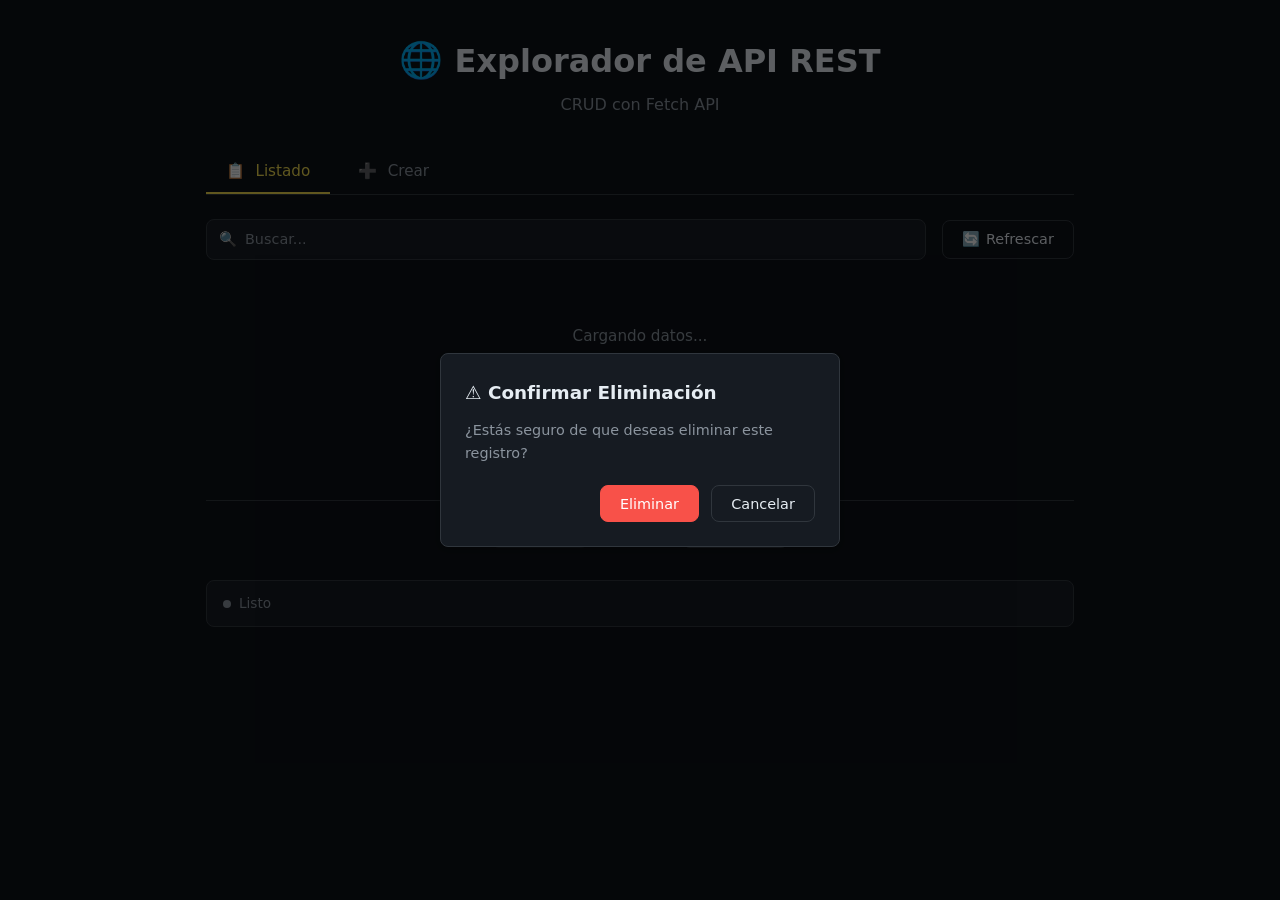
<file: week-15/3-proyecto/index.html>
<!DOCTYPE html>
<html lang="es">
<head>
  <meta charset="UTF-8">
  <meta name="viewport" content="width=device-width, initial-scale=1.0">
  <title>Explorador de API REST</title>
  <link rel="stylesheet" href="styles.css">
</head>
<body>
  <div class="container">
    <!-- Header -->
    <header class="header">
      <h1 class="header__title">
        <span class="header__icon">🌐</span>
        Explorador de API REST
      </h1>
      <p class="header__subtitle">CRUD con Fetch API</p>
    </header>

    <!-- Navegación de Secciones -->
    <nav class="tabs">
      <button class="tab tab--active" data-section="list">
        <span class="tab__icon">📋</span> Listado
      </button>
      <button class="tab" data-section="create">
        <span class="tab__icon">➕</span> Crear
      </button>
    </nav>

    <!-- Sección: Listado -->
    <section id="sectionList" class="section section--active">
      <div class="list-controls">
        <div class="search-box">
          <span class="search-box__icon">🔍</span>
          <input type="text" id="searchInput" class="search-box__input" placeholder="Buscar...">
        </div>
        <button id="btnRefresh" class="btn btn--secondary">
          <span class="btn__icon">🔄</span> Refrescar
        </button>
      </div>

      <!-- Contenedor de tarjetas -->
      <div id="cardsContainer" class="cards-grid">
        <p class="placeholder">Cargando datos...</p>
      </div>

      <!-- Paginación -->
      <div class="pagination">
        <button id="btnPrev" class="btn btn--small" disabled>◀ Anterior</button>
        <span id="pageInfo" class="pagination__info">Página 1</span>
        <button id="btnNext" class="btn btn--small">Siguiente ▶</button>
      </div>
    </section>

    <!-- Sección: Crear / Editar -->
    <section id="sectionCreate" class="section">
      <h2 class="section-title" id="formTitle">➕ Crear Registro</h2>
      <form id="itemForm" class="form">
        <input type="hidden" id="formId" value="">

        <div class="form-group">
          <label for="formName" class="form-group__label">Título</label>
          <input type="text" id="formName" class="form-group__input" placeholder="Ingresa el título" required>
        </div>

        <div class="form-group">
          <label for="formDescription" class="form-group__label">Descripción</label>
          <textarea id="formDescription" class="form-group__textarea" rows="4" placeholder="Ingresa la descripción" required></textarea>
        </div>

        <div class="form-actions">
          <button type="submit" id="btnSubmit" class="btn btn--primary">
            <span class="btn__icon">💾</span> Guardar
          </button>
          <button type="button" id="btnCancel" class="btn btn--secondary">
            Cancelar
          </button>
        </div>
      </form>
    </section>

    <!-- Barra de Estado -->
    <footer class="status-bar">
      <div id="statusMessage" class="status-bar__message">
        <span class="status-bar__dot status-bar__dot--idle"></span>
        Listo
      </div>
      <div id="responseTime" class="status-bar__time"></div>
    </footer>

    <!-- Modal de Confirmación -->
    <div id="confirmModal" class="modal" hidden>
      <div class="modal__backdrop"></div>
      <div class="modal__content">
        <h3 class="modal__title">⚠️ Confirmar Eliminación</h3>
        <p id="confirmMessage" class="modal__message">¿Estás seguro de que deseas eliminar este registro?</p>
        <div class="modal__actions">
          <button id="btnConfirmYes" class="btn btn--danger">Eliminar</button>
          <button id="btnConfirmNo" class="btn btn--secondary">Cancelar</button>
        </div>
      </div>
    </div>
  </div>

  <script type="module" src="starter/script.js"></script>
</body>
</html>
</file>
<file: week-01/3-proyecto/styles.css>
/* ============================================
   CSS Variables for Theming
   ============================================ */
:root {
  --bg-primary: #f5f7fa;
  --bg-secondary: #ffffff;
  --text-primary: #2d3748;
  --text-secondary: #4a5568;
  --accent: #fc8ac9;
  --accent-hover: #da86f4;
  --border: #e2e8f0;
  --shadow: rgba(0, 0, 0, 0.1);
  --success: #48bb78;
  --transition: 0.3s ease;
}

[data-theme="dark"] {
  --bg-primary: #1a202c;
  --bg-secondary: #2d3748;
  --text-primary: #f7fafc;
  --text-secondary: #e2e8f0;
  --border: #4a5568;
  --shadow: rgba(0, 0, 0, 0.3);
}

/* ============================================
   Reset & Base Styles
   ============================================ */
* {
  margin: 0;
  padding: 0;
  box-sizing: border-box;
}

body {
  font-family: -apple-system, BlinkMacSystemFont, 'Segoe UI', Roboto, Oxygen, Ubuntu, Cantarell, sans-serif;
  background: var(--bg-primary);
  color: var(--text-primary);
  line-height: 1.6;
  transition: background var(--transition), color var(--transition);
}

/* ============================================
   Container & Layout
   ============================================ */
.container {
  max-width: 800px;
  margin: 0 auto;
  padding: 2rem 1rem;
  min-height: 100vh;
  display: flex;
  flex-direction: column;
  align-items: center;
}

/* ============================================
   Theme Toggle Button
   ============================================ */
.theme-toggle {
  position: fixed;
  top: 1rem;
  right: 1rem;
  background: var(--bg-secondary);
  border: 2px solid var(--border);
  border-radius: 50%;
  width: 50px;
  height: 50px;
  cursor: pointer;
  font-size: 1.5rem;
  display: flex;
  align-items: center;
  justify-content: center;
  box-shadow: 0 2px 8px var(--shadow);
  transition: all var(--transition);
  z-index: 1000;
}

.theme-toggle:hover {
  transform: scale(1.1);
  box-shadow: 0 4px 12px var(--shadow);
}

.theme-icon {
  transition: transform var(--transition);
}

.theme-toggle:hover .theme-icon {
  transform: rotate(20deg);
}

/* ============================================
   Business Card
   ============================================ */
.card {
  background: var(--bg-secondary);
  border-radius: 16px;
  box-shadow: 0 4px 20px var(--shadow);
  overflow: hidden;
  width: 100%;
  max-width: 600px;
  transition: all var(--transition);
}

.card:hover {
  box-shadow: 0 8px 30px var(--shadow);
}

/* ============================================
   Card Header
   ============================================ */
.card-header {
  background: linear-gradient(135deg, var(--accent) 0%, #667eea 100%);
  padding: 2rem;
  text-align: center;
  color: white;
}

.avatar {
  width: 120px;
  height: 120px;
  margin: 0 auto 1rem;
  border-radius: 50%;
  overflow: hidden;
  border: 4px solid rgba(255, 255, 255, 0.3);
  box-shadow: 0 4px 12px rgba(0, 0, 0, 0.2);
}

.avatar img {
  width: 100%;
  height: 100%;
  object-fit: cover;
}

.header-info h1 {
  font-size: 2rem;
  margin-bottom: 0.5rem;
  font-weight: 700;
}

.title {
  font-size: 1.1rem;
  opacity: 0.9;
  margin-bottom: 0.5rem;
}

.location {
  font-size: 0.95rem;
  opacity: 0.8;
}

/* ============================================
   Card Sections
   ============================================ */
.card-section {
  padding: 1.5rem 2rem;
  border-bottom: 1px solid var(--border);
}

.card-section:last-child {
  border-bottom: none;
}

.card-section h2 {
  font-size: 1.3rem;
  margin-bottom: 1rem;
  color: var(--text-primary);
}

.bio {
  color: var(--text-secondary);
  line-height: 1.7;
}

/* ============================================
   Contact Section
   ============================================ */
.contact-info {
  display: flex;
  flex-direction: column;
  gap: 1rem;
}

.contact-item {
  display: flex;
  align-items: center;
  gap: 0.75rem;
  color: var(--text-secondary);
}

.icon {
  font-size: 1.2rem;
}

/* ============================================
   Skills Section
   ============================================ */
.skills-list {
  display: grid;
  grid-template-columns: repeat(auto-fill, minmax(200px, 1fr));
  gap: 1rem;
  margin-bottom: 1rem;
}

.skill-item {
  background: var(--bg-primary);
  padding: 1rem;
  border-radius: 8px;
  border: 1px solid var(--border);
  transition: all var(--transition);
}

.skill-item:hover {
  transform: translateY(-2px);
  box-shadow: 0 4px 12px var(--shadow);
  border-color: var(--accent);
}

.skill-name {
  font-weight: 600;
  margin-bottom: 0.5rem;
  color: var(--text-primary);
}

.skill-level {
  display: flex;
  align-items: center;
  gap: 0.5rem;
  font-size: 0.9rem;
  color: var(--text-secondary);
}

.skill-bar {
  flex: 1;
  height: 6px;
  background: var(--border);
  border-radius: 3px;
  overflow: hidden;
}

.skill-bar-fill {
  height: 100%;
  background: linear-gradient(90deg, var(--accent), #667eea);
  transition: width 0.5s ease;
}

.skill-item.hidden {
  display: none;
}

/* ============================================
   Social Links
   ============================================ */
.social-links {
  display: flex;
  gap: 1rem;
  flex-wrap: wrap;
}

.social-link {
  display: inline-flex;
  align-items: center;
  gap: 0.5rem;
  padding: 0.75rem 1.25rem;
  background: var(--bg-primary);
  border: 1px solid var(--border);
  border-radius: 8px;
  text-decoration: none;
  color: var(--text-primary);
  transition: all var(--transition);
  font-weight: 500;
}

.social-link:hover {
  background: var(--accent);
  color: white;
  transform: translateY(-2px);
  box-shadow: 0 4px 12px var(--shadow);
}

/* ============================================
   Statistics
   ============================================ */
.stats-grid {
  display: grid;
  grid-template-columns: repeat(auto-fit, minmax(150px, 1fr));
  gap: 1rem;
}

.stat-item {
  background: var(--bg-primary);
  padding: 1.5rem;
  border-radius: 8px;
  text-align: center;
  border: 1px solid var(--border);
}

.stat-value {
  font-size: 2rem;
  font-weight: 700;
  color: var(--accent);
  display: block;
  margin-bottom: 0.5rem;
}

.stat-label {
  font-size: 0.9rem;
  color: var(--text-secondary);
}

/* ============================================
   Buttons
   ============================================ */
.btn {
  padding: 0.75rem 1.5rem;
  background: var(--accent);
  color: white;
  border: none;
  border-radius: 8px;
  cursor: pointer;
  font-size: 1rem;
  font-weight: 500;
  transition: all var(--transition);
  width: 100%;
}

.btn:hover {
  background: var(--accent-hover);
  transform: translateY(-2px);
  box-shadow: 0 4px 12px var(--shadow);
}

.btn-small {
  padding: 0.5rem 1rem;
  font-size: 0.85rem;
  width: auto;
}

.btn-secondary {
  background: var(--bg-primary);
  color: var(--text-primary);
  border: 1px solid var(--border);
}

.btn-secondary:hover {
  background: var(--border);
}

/* ============================================
   Toast Notification
   ============================================ */
.toast {
  position: fixed;
  bottom: 2rem;
  right: 2rem;
  background: var(--success);
  color: white;
  padding: 1rem 1.5rem;
  border-radius: 8px;
  box-shadow: 0 4px 12px rgba(0, 0, 0, 0.2);
  transform: translateY(200%);
  transition: transform var(--transition);
  z-index: 2000;
}

.toast.show {
  transform: translateY(0);
}

/* ============================================
   Footer
   ============================================ */
.footer {
  margin-top: 2rem;
  text-align: center;
  color: var(--text-secondary);
  font-size: 0.9rem;
}

.small {
  font-size: 0.8rem;
  margin-top: 0.5rem;
}

/* ============================================
   Responsive Design
   ============================================ */
@media (max-width: 640px) {
  .container {
    padding: 1rem;
  }

  .card-header {
    padding: 1.5rem;
  }

  .header-info h1 {
    font-size: 1.5rem;
  }

  .card-section {
    padding: 1rem 1.5rem;
  }

  .skills-list {
    grid-template-columns: 1fr;
  }

  .stats-grid {
    grid-template-columns: 1fr 1fr;
  }

  .theme-toggle {
    top: 0.5rem;
    right: 0.5rem;
  }
}
</file>
<file: week-02/3-proyecto/styles.css>
/* ===================================
   Variables CSS y Reset
   =================================== */

:root {
  --color-primary: #c084fc;
  --color-secondary: #f9a8d4;
  --color-success: #10b981;
  --color-warning: #f59e0b;
  --color-danger: #ef4444;
  --color-dark: #1f2937;
  --color-gray: #6b7280;
  --color-light: #fdf2f8;
  --color-white: #ffffff;

  --priority-high: #ef4444;
  --priority-medium: #f59e0b;
  --priority-low: #10b981;

  --shadow-sm: 0 1px 2px 0 rgba(192, 132, 252, 0.1);
  --shadow-md: 0 4px 6px -1px rgba(192, 132, 252, 0.15);
  --shadow-lg: 0 10px 15px -3px rgba(192, 132, 252, 0.15);

  --radius-sm: 0.375rem;
  --radius-md: 0.5rem;
  --radius-lg: 0.75rem;
}

* {
  margin: 0;
  padding: 0;
  box-sizing: border-box;
}

body {
  font-family: -apple-system, BlinkMacSystemFont, 'Segoe UI', Roboto, 'Helvetica Neue', Arial, sans-serif;
  background: linear-gradient(135deg, #fce4ec 0%, #f8bbd0 20%, #e8d5f5 50%, #d8b4fe 75%, #c4b5fd 100%);
  background-attachment: fixed;
  min-height: 100vh;
  padding: 2rem 1rem;
  color: var(--color-dark);
}

/* ===================================
   Container
   =================================== */

.container {
  max-width: 900px;
  margin: 0 auto;
}

/* ===================================
   Header
   =================================== */

.header {
  background: rgba(255, 255, 255, 0.85);
  backdrop-filter: blur(12px);
  -webkit-backdrop-filter: blur(12px);
  padding: 2rem;
  border-radius: var(--radius-lg);
  box-shadow: var(--shadow-lg);
  margin-bottom: 2rem;
  text-align: center;
  border: 1px solid rgba(249, 168, 212, 0.3);
}

.header h1 {
  font-size: 2rem;
  margin-bottom: 1rem;
  color: var(--color-dark);
}

.stats-summary {
  display: flex;
  gap: 2rem;
  justify-content: center;
  flex-wrap: wrap;
}

.stat {
  color: var(--color-gray);
  font-size: 0.95rem;
}

.stat strong {
  color: #a855f7;
  font-size: 1.25rem;
  margin-left: 0.25rem;
}

/* ===================================
   Task Form
   =================================== */

.task-form-section {
  background: rgba(255, 255, 255, 0.85);
  backdrop-filter: blur(12px);
  -webkit-backdrop-filter: blur(12px);
  padding: 2rem;
  border-radius: var(--radius-lg);
  box-shadow: var(--shadow-lg);
  margin-bottom: 2rem;
  border: 1px solid rgba(249, 168, 212, 0.3);
}

.task-form-section h2 {
  margin-bottom: 1.5rem;
  color: var(--color-dark);
  font-size: 1.5rem;
}

.task-form .form-group {
  margin-bottom: 1.25rem;
}

.task-form label {
  display: block;
  margin-bottom: 0.5rem;
  color: var(--color-dark);
  font-weight: 500;
  font-size: 0.9rem;
}

.task-form input[type="text"],
.task-form textarea,
.task-form select {
  width: 100%;
  padding: 0.75rem;
  border: 2px solid #f9d5ea;
  border-radius: var(--radius-md);
  font-size: 1rem;
  font-family: inherit;
  transition: border-color 0.2s;
  background: rgba(255, 255, 255, 0.9);
}

.task-form input:focus,
.task-form textarea:focus,
.task-form select:focus {
  outline: none;
  border-color: #c084fc;
}

.task-form textarea {
  resize: vertical;
}

.form-row {
  display: grid;
  grid-template-columns: repeat(auto-fit, minmax(200px, 1fr));
  gap: 1rem;
}

.form-actions {
  display: flex;
  gap: 1rem;
  margin-top: 1.5rem;
}

/* ===================================
   Buttons
   =================================== */

.btn {
  padding: 0.75rem 1.5rem;
  border: none;
  border-radius: var(--radius-md);
  font-size: 1rem;
  font-weight: 500;
  cursor: pointer;
  transition: all 0.2s;
  font-family: inherit;
}

.btn-primary {
  background: linear-gradient(135deg, #f9a8d4, #c084fc);
  color: var(--color-white);
}

.btn-primary:hover {
  background: linear-gradient(135deg, #f472b6, #a855f7);
  transform: translateY(-1px);
  box-shadow: 0 4px 15px rgba(192, 132, 252, 0.4);
}

.btn-secondary {
  background: var(--color-gray);
  color: var(--color-white);
}

.btn-secondary:hover {
  background: #4b5563;
}

.btn-outline {
  background: transparent;
  border: 2px solid var(--color-danger);
  color: var(--color-danger);
  padding: 0.5rem 1rem;
  font-size: 0.9rem;
}

.btn-outline:hover {
  background: var(--color-danger);
  color: var(--color-white);
}

.btn-sm {
  padding: 0.5rem 0.75rem;
  font-size: 0.875rem;
}

/* ===================================
   Filters
   =================================== */

.filters-section {
  background: rgba(255, 255, 255, 0.85);
  backdrop-filter: blur(12px);
  -webkit-backdrop-filter: blur(12px);
  padding: 1.5rem;
  border-radius: var(--radius-lg);
  box-shadow: var(--shadow-lg);
  margin-bottom: 2rem;
  border: 1px solid rgba(249, 168, 212, 0.3);
}

.filters {
  display: grid;
  grid-template-columns: repeat(auto-fit, minmax(200px, 1fr));
  gap: 1rem;
}

.filter-group {
  display: flex;
  flex-direction: column;
  gap: 0.5rem;
}

.filter-group label {
  font-weight: 500;
  font-size: 0.9rem;
  color: var(--color-dark);
}

.filter-group select,
.filter-group input {
  padding: 0.5rem;
  border: 2px solid #f9d5ea;
  border-radius: var(--radius-md);
  font-family: inherit;
  background: rgba(255, 255, 255, 0.9);
}

.filter-group select:focus,
.filter-group input:focus {
  outline: none;
  border-color: #c084fc;
}

.search-group input {
  width: 100%;
}

/* ===================================
   Tasks Section
   =================================== */

.tasks-section {
  background: rgba(255, 255, 255, 0.85);
  backdrop-filter: blur(12px);
  -webkit-backdrop-filter: blur(12px);
  padding: 2rem;
  border-radius: var(--radius-lg);
  box-shadow: var(--shadow-lg);
  margin-bottom: 2rem;
  border: 1px solid rgba(249, 168, 212, 0.3);
}

.tasks-header {
  display: flex;
  justify-content: space-between;
  align-items: center;
  margin-bottom: 1.5rem;
}

.tasks-header h2 {
  font-size: 1.5rem;
  color: var(--color-dark);
}

.task-list {
  display: flex;
  flex-direction: column;
  gap: 1rem;
}

/* Task Item */
.task-item {
  background: rgba(253, 242, 248, 0.8);
  border-left: 4px solid #c084fc;
  border-radius: var(--radius-md);
  padding: 1.25rem;
  display: flex;
  gap: 1rem;
  align-items: flex-start;
  transition: all 0.2s;
}

.task-item:hover {
  transform: translateX(4px);
  box-shadow: var(--shadow-md);
  background: rgba(255, 255, 255, 0.95);
}

.task-item.completed {
  opacity: 0.6;
}

.task-item.completed .task-content h3 {
  text-decoration: line-through;
}

.task-item.priority-high {
  border-left-color: var(--priority-high);
}

.task-item.priority-medium {
  border-left-color: var(--priority-medium);
}

.task-item.priority-low {
  border-left-color: var(--priority-low);
}

.task-checkbox {
  width: 20px;
  height: 20px;
  margin-top: 0.25rem;
  cursor: pointer;
  flex-shrink: 0;
  accent-color: #c084fc;
}

.task-content {
  flex: 1;
}

.task-content h3 {
  font-size: 1.1rem;
  margin-bottom: 0.5rem;
  color: var(--color-dark);
}

.task-content p {
  color: var(--color-gray);
  font-size: 0.9rem;
  margin-bottom: 0.75rem;
  line-height: 1.5;
}

.task-meta {
  display: flex;
  gap: 0.75rem;
  flex-wrap: wrap;
  margin-bottom: 0.75rem;
}

.task-badge {
  display: inline-block;
  padding: 0.25rem 0.75rem;
  border-radius: var(--radius-sm);
  font-size: 0.75rem;
  font-weight: 500;
  text-transform: uppercase;
}

.badge-category {
  background: linear-gradient(135deg, #f9a8d4, #c084fc);
  color: var(--color-white);
}

.badge-priority {
  color: var(--color-white);
}

.badge-priority.priority-high {
  background: var(--priority-high);
}

.badge-priority.priority-medium {
  background: var(--priority-medium);
}

.badge-priority.priority-low {
  background: var(--priority-low);
}

.task-date {
  font-size: 0.8rem;
  color: var(--color-gray);
}

.task-actions {
  display: flex;
  gap: 0.5rem;
  flex-shrink: 0;
}

.task-actions button {
  padding: 0.5rem;
  border: none;
  background: transparent;
  cursor: pointer;
  font-size: 1.25rem;
  border-radius: var(--radius-sm);
  transition: all 0.2s;
}

.task-actions button:hover {
  background: rgba(255, 255, 255, 0.8);
}

.btn-edit:hover {
  color: #a855f7;
}

.btn-delete:hover {
  color: var(--color-danger);
}

/* Empty State */
.empty-state {
  text-align: center;
  padding: 3rem;
  color: var(--color-gray);
  display: none;
}

.empty-state.show {
  display: block;
}

.empty-state p {
  font-size: 1.25rem;
  margin-bottom: 0.5rem;
}

.empty-state-hint {
  font-size: 0.9rem !important;
  color: var(--color-gray);
}

/* ===================================
   Detailed Stats
   =================================== */

.detailed-stats {
  background: rgba(255, 255, 255, 0.85);
  backdrop-filter: blur(12px);
  -webkit-backdrop-filter: blur(12px);
  padding: 2rem;
  border-radius: var(--radius-lg);
  box-shadow: var(--shadow-lg);
  border: 1px solid rgba(249, 168, 212, 0.3);
}

.detailed-stats h3 {
  margin-bottom: 1.5rem;
  color: var(--color-dark);
  font-size: 1.25rem;
}

.stats-grid {
  display: grid;
  grid-template-columns: repeat(auto-fit, minmax(200px, 1fr));
  gap: 1rem;
}

.stat-card {
  background: linear-gradient(135deg, rgba(253, 242, 248, 0.9), rgba(237, 233, 254, 0.9));
  padding: 1.25rem;
  border-radius: var(--radius-md);
  text-align: center;
  border: 1px solid rgba(249, 168, 212, 0.2);
}

.stat-card h4 {
  font-size: 0.9rem;
  color: var(--color-gray);
  margin-bottom: 0.5rem;
  text-transform: uppercase;
  letter-spacing: 0.5px;
}

.stat-card p {
  font-size: 2rem;
  font-weight: bold;
  background: linear-gradient(135deg, #ec4899, #a855f7);
  -webkit-background-clip: text;
  -webkit-text-fill-color: transparent;
  background-clip: text;
}

/* ===================================
   Responsive
   =================================== */

@media (max-width: 768px) {
  body {
    padding: 1rem;
  }

  .header h1 {
    font-size: 1.5rem;
  }

  .stats-summary {
    gap: 1rem;
  }

  .filters {
    grid-template-columns: 1fr;
  }

  .tasks-header {
    flex-direction: column;
    align-items: flex-start;
    gap: 1rem;
  }

  .task-item {
    flex-direction: column;
  }

  .task-actions {
    width: 100%;
    justify-content: flex-end;
  }
}
</file>
<file: week-03/3-proyecto/styles.css>
/* ============================================
   NICOLASSE - ESTILOS PASTEL
   ============================================ */

@import url('https://fonts.googleapis.com/css2?family=Playfair+Display:wght@400;600;700&family=DM+Sans:wght@300;400;500&display=swap');

/* Variables CSS */
:root {
  --bg-primary: #fdf0f5;
  --bg-secondary: #fce8f2;
  --bg-tertiary: #f3dff0;
  --text-primary: #3d2040;
  --text-secondary: #7a5080;
  --text-muted: #b08dba;
  --accent-yellow: #e06ba0;
  --accent-green: #a78bca;
  --accent-red: #d4608e;
  --accent-blue: #9b6ec7;
  --accent-orange: #c97ab2;
  --border-color: #e8c5df;
  --shadow: 0 4px 20px rgba(180, 100, 160, 0.12);
  --shadow-soft: 0 2px 12px rgba(180, 100, 160, 0.08);
  --radius: 16px;
  --radius-sm: 10px;
  --transition: all 0.25s ease;

  /* Pastel extras */
  --pink-light: #fde8f2;
  --lilac-light: #ede0f7;
  --pink-mid: #f3b8d8;
  --lilac-mid: #c9a8e8;
  --gradient-main: linear-gradient(135deg, #fce8f2 0%, #ede0f7 50%, #fce8f2 100%);
  --gradient-card: linear-gradient(145deg, #fff5fa, #f5ecfc);
  --gradient-accent: linear-gradient(135deg, #e06ba0, #a78bca);
}

/* Reset */
* {
  margin: 0;
  padding: 0;
  box-sizing: border-box;
}

body {
  font-family: 'DM Sans', sans-serif;
  background: var(--gradient-main);
  background-attachment: fixed;
  color: var(--text-primary);
  line-height: 1.6;
  min-height: 100vh;
  position: relative;
}

/* Textura sutil de fondo */
body::before {
  content: '';
  position: fixed;
  inset: 0;
  background-image:
    radial-gradient(circle at 20% 20%, rgba(230, 150, 200, 0.15) 0%, transparent 50%),
    radial-gradient(circle at 80% 80%, rgba(167, 139, 202, 0.15) 0%, transparent 50%),
    radial-gradient(circle at 50% 50%, rgba(253, 200, 230, 0.08) 0%, transparent 70%);
  pointer-events: none;
  z-index: 0;
}

.app-container {
  position: relative;
  z-index: 1;
  max-width: 1400px;
  margin: 0 auto;
  padding: 20px;
}

/* Header */
.header {
  text-align: center;
  padding: 40px 0 30px;
  border-bottom: 1px solid var(--border-color);
  margin-bottom: 25px;
}

.header h1 {
  font-family: 'Playfair Display', serif;
  font-size: 2.8rem;
  background: var(--gradient-accent);
  -webkit-background-clip: text;
  -webkit-text-fill-color: transparent;
  background-clip: text;
  margin-bottom: 8px;
  letter-spacing: -0.5px;
}

.subtitle {
  color: var(--text-secondary);
  font-size: 1rem;
  font-weight: 300;
  letter-spacing: 0.5px;
}

/* Navigation Tabs */
.tabs {
  display: flex;
  gap: 10px;
  margin-bottom: 25px;
  border-bottom: 1px solid var(--border-color);
  padding-bottom: 12px;
}

.tab-btn {
  padding: 11px 24px;
  background: rgba(255, 255, 255, 0.6);
  border: 1px solid var(--border-color);
  border-radius: 50px;
  color: var(--text-secondary);
  font-family: 'DM Sans', sans-serif;
  font-size: 0.95rem;
  font-weight: 500;
  cursor: pointer;
  transition: var(--transition);
  backdrop-filter: blur(6px);
}

.tab-btn:hover {
  background: rgba(255, 255, 255, 0.85);
  color: var(--text-primary);
  border-color: var(--pink-mid);
  box-shadow: var(--shadow-soft);
  transform: translateY(-1px);
}

.tab-btn.active {
  background: var(--gradient-accent);
  color: white;
  border-color: transparent;
  font-weight: 600;
  box-shadow: 0 4px 15px rgba(224, 107, 160, 0.35);
}

/* Tab Content */
.tab-panel {
  display: none;
}

.tab-panel.active {
  display: block;
}

/* Panel Header */
.panel-header {
  display: flex;
  justify-content: space-between;
  align-items: center;
  flex-wrap: wrap;
  gap: 15px;
  margin-bottom: 25px;
  padding: 22px 25px;
  background: rgba(255, 255, 255, 0.7);
  border-radius: var(--radius);
  border: 1px solid var(--border-color);
  backdrop-filter: blur(8px);
  box-shadow: var(--shadow-soft);
}

.panel-header h2 {
  font-family: 'Playfair Display', serif;
  color: var(--text-primary);
  font-size: 1.5rem;
}

.actions {
  display: flex;
  gap: 10px;
  flex-wrap: wrap;
  align-items: center;
}

/* Inputs and Selects */
input[type='text'],
input[type='email'],
input[type='number'],
input[type='date'],
select,
textarea {
  padding: 10px 16px;
  background: rgba(255, 255, 255, 0.75);
  border: 1.5px solid var(--border-color);
  border-radius: 50px;
  color: var(--text-primary);
  font-family: 'DM Sans', sans-serif;
  font-size: 0.9rem;
  transition: var(--transition);
}

select,
textarea {
  border-radius: var(--radius-sm);
}

input:focus,
select:focus,
textarea:focus {
  outline: none;
  border-color: var(--pink-mid);
  box-shadow: 0 0 0 3px rgba(224, 107, 160, 0.15);
  background: white;
}

input::placeholder {
  color: var(--text-muted);
}

/* Buttons */
.btn {
  padding: 10px 22px;
  border: none;
  border-radius: 50px;
  font-family: 'DM Sans', sans-serif;
  font-size: 0.9rem;
  font-weight: 500;
  cursor: pointer;
  transition: var(--transition);
  display: inline-flex;
  align-items: center;
  gap: 6px;
}

.btn-primary {
  background: var(--gradient-accent);
  color: white;
  box-shadow: 0 3px 12px rgba(224, 107, 160, 0.3);
}

.btn-primary:hover {
  transform: translateY(-2px);
  box-shadow: 0 6px 20px rgba(224, 107, 160, 0.4);
}

.btn-secondary {
  background: rgba(255, 255, 255, 0.7);
  color: var(--text-secondary);
  border: 1.5px solid var(--border-color);
}

.btn-secondary:hover {
  background: white;
  border-color: var(--pink-mid);
  color: var(--text-primary);
}

.btn-success {
  background: linear-gradient(135deg, #b39ddb, #a78bca);
  color: white;
  box-shadow: 0 3px 12px rgba(167, 139, 202, 0.3);
}

.btn-success:hover {
  transform: translateY(-2px);
  box-shadow: 0 6px 20px rgba(167, 139, 202, 0.4);
}

.btn-danger {
  background: linear-gradient(135deg, #e06ba0, #c95588);
  color: white;
  box-shadow: 0 3px 12px rgba(224, 107, 160, 0.25);
}

.btn-danger:hover {
  transform: translateY(-2px);
  box-shadow: 0 6px 18px rgba(224, 107, 160, 0.35);
}

.btn-warning {
  background: linear-gradient(135deg, #d4a0c8, #c97ab2);
  color: white;
  box-shadow: 0 3px 12px rgba(201, 122, 178, 0.25);
}

.btn-warning:hover {
  transform: translateY(-2px);
}

.btn-small {
  padding: 6px 14px;
  font-size: 0.82rem;
}

/* Items Grid */
.items-grid {
  display: grid;
  grid-template-columns: repeat(auto-fill, minmax(300px, 1fr));
  gap: 20px;
}

/* Item Card */
.item-card {
  background: var(--gradient-card);
  border: 1.5px solid var(--border-color);
  border-radius: var(--radius);
  padding: 22px;
  transition: var(--transition);
  box-shadow: var(--shadow-soft);
}

.item-card:hover {
  border-color: var(--pink-mid);
  transform: translateY(-4px);
  box-shadow: 0 12px 30px rgba(180, 100, 160, 0.18);
}

.item-card-header {
  display: flex;
  justify-content: space-between;
  align-items: flex-start;
  margin-bottom: 12px;
}

.item-type {
  font-size: 0.72rem;
  padding: 4px 12px;
  border-radius: 50px;
  font-weight: 600;
  text-transform: uppercase;
  letter-spacing: 0.5px;
}

.item-type.book {
  background: rgba(155, 110, 199, 0.15);
  color: var(--accent-blue);
}

.item-type.magazine {
  background: rgba(201, 122, 178, 0.15);
  color: var(--accent-orange);
}

.item-type.dvd {
  background: rgba(212, 96, 142, 0.15);
  color: var(--accent-red);
}

.item-type.audiobook {
  background: rgba(167, 139, 202, 0.2);
  color: var(--accent-green);
}

.availability-badge {
  font-size: 0.72rem;
  padding: 4px 12px;
  border-radius: 50px;
  font-weight: 600;
  letter-spacing: 0.3px;
}

.availability-badge.available {
  background: rgba(167, 139, 202, 0.2);
  color: #8b5cf6;
}

.availability-badge.borrowed {
  background: rgba(224, 107, 160, 0.2);
  color: var(--accent-red);
}

.item-title {
  font-family: 'Playfair Display', serif;
  font-size: 1.15rem;
  font-weight: 600;
  margin-bottom: 6px;
  color: var(--text-primary);
}

.item-author {
  color: var(--text-secondary);
  margin-bottom: 12px;
  font-size: 0.9rem;
}

.item-details {
  font-size: 0.88rem;
  color: var(--text-muted);
  margin-bottom: 16px;
}

.item-details p {
  margin-bottom: 4px;
}

.item-actions {
  display: flex;
  gap: 8px;
}

/* Members Grid */
.members-grid {
  display: grid;
  grid-template-columns: repeat(auto-fill, minmax(280px, 1fr));
  gap: 20px;
}

.member-card {
  background: var(--gradient-card);
  border: 1.5px solid var(--border-color);
  border-radius: var(--radius);
  padding: 22px;
  transition: var(--transition);
  box-shadow: var(--shadow-soft);
}

.member-card:hover {
  border-color: var(--lilac-mid);
  transform: translateY(-3px);
  box-shadow: 0 10px 28px rgba(167, 139, 202, 0.2);
}

.member-avatar {
  width: 60px;
  height: 60px;
  background: var(--gradient-accent);
  border-radius: 50%;
  display: flex;
  align-items: center;
  justify-content: center;
  font-size: 1.4rem;
  font-weight: bold;
  color: white;
  margin-bottom: 15px;
  box-shadow: 0 4px 14px rgba(224, 107, 160, 0.3);
}

.member-name {
  font-family: 'Playfair Display', serif;
  font-size: 1.1rem;
  font-weight: 600;
  margin-bottom: 5px;
  color: var(--text-primary);
}

.member-email {
  color: var(--text-secondary);
  font-size: 0.88rem;
  margin-bottom: 12px;
}

.member-stats {
  display: flex;
  gap: 15px;
  margin-bottom: 15px;
}

.member-stat {
  text-align: center;
}

.member-stat-value {
  font-size: 1.2rem;
  font-weight: 600;
  background: var(--gradient-accent);
  -webkit-background-clip: text;
  -webkit-text-fill-color: transparent;
  background-clip: text;
}

.member-stat-label {
  font-size: 0.72rem;
  color: var(--text-muted);
  text-transform: uppercase;
  letter-spacing: 0.5px;
}

.membership-badge {
  display: inline-block;
  padding: 4px 14px;
  border-radius: 50px;
  font-size: 0.72rem;
  font-weight: 600;
  text-transform: uppercase;
  letter-spacing: 0.3px;
}

.membership-badge.standard {
  background: rgba(176, 141, 186, 0.15);
  color: var(--text-secondary);
}

.membership-badge.premium {
  background: rgba(224, 107, 160, 0.15);
  color: var(--accent-yellow);
}

.membership-badge.student {
  background: rgba(167, 139, 202, 0.2);
  color: var(--accent-green);
}

/* Loans Container */
.loans-container {
  display: grid;
  grid-template-columns: 1fr 1fr;
  gap: 20px;
}

@media (max-width: 900px) {
  .loans-container {
    grid-template-columns: 1fr;
  }
}

.loans-section {
  background: rgba(255, 255, 255, 0.65);
  border: 1.5px solid var(--border-color);
  border-radius: var(--radius);
  padding: 22px;
  backdrop-filter: blur(8px);
  box-shadow: var(--shadow-soft);
}

.loans-section h3 {
  font-family: 'Playfair Display', serif;
  margin-bottom: 15px;
  color: var(--text-primary);
  padding-bottom: 10px;
  border-bottom: 1px solid var(--border-color);
}

.loans-list {
  display: flex;
  flex-direction: column;
  gap: 10px;
  max-height: 500px;
  overflow-y: auto;
}

.loan-card {
  background: var(--gradient-card);
  border: 1.5px solid var(--border-color);
  border-radius: var(--radius-sm);
  padding: 15px;
  transition: var(--transition);
}

.loan-card.overdue {
  border-color: rgba(224, 107, 160, 0.5);
  background: rgba(253, 220, 238, 0.4);
}

.loan-header {
  display: flex;
  justify-content: space-between;
  align-items: center;
  margin-bottom: 10px;
}

.loan-item-title {
  font-weight: 600;
  color: var(--text-primary);
  font-size: 0.95rem;
}

.loan-status {
  font-size: 0.72rem;
  padding: 3px 10px;
  border-radius: 50px;
  font-weight: 600;
}

.loan-status.active {
  background: rgba(155, 110, 199, 0.15);
  color: var(--accent-blue);
}

.loan-status.overdue {
  background: rgba(224, 107, 160, 0.2);
  color: var(--accent-red);
}

.loan-status.returned {
  background: rgba(167, 139, 202, 0.2);
  color: var(--accent-green);
}

.loan-info {
  font-size: 0.88rem;
  color: var(--text-secondary);
}

.loan-info p {
  margin-bottom: 4px;
}

.loan-actions {
  margin-top: 10px;
  display: flex;
  gap: 8px;
}

/* Stats Grid */
.stats-grid {
  display: grid;
  grid-template-columns: repeat(auto-fit, minmax(180px, 1fr));
  gap: 20px;
  margin-bottom: 30px;
}

.stat-card {
  background: var(--gradient-card);
  border: 1.5px solid var(--border-color);
  border-radius: var(--radius);
  padding: 28px 20px;
  text-align: center;
  transition: var(--transition);
  box-shadow: var(--shadow-soft);
}

.stat-card:hover {
  transform: translateY(-4px);
  border-color: var(--pink-mid);
  box-shadow: 0 12px 30px rgba(180, 100, 160, 0.15);
}

.stat-card.warning {
  border-color: rgba(224, 107, 160, 0.4);
  background: linear-gradient(145deg, #fde8f2, #fce0ee);
}

.stat-icon {
  font-size: 2rem;
  margin-bottom: 12px;
  filter: saturate(1.2);
}

.stat-value {
  font-family: 'Playfair Display', serif;
  font-size: 2.4rem;
  font-weight: 700;
  background: var(--gradient-accent);
  -webkit-background-clip: text;
  -webkit-text-fill-color: transparent;
  background-clip: text;
  margin-bottom: 6px;
}

.stat-card.warning .stat-value {
  background: linear-gradient(135deg, #e06ba0, #c95588);
  -webkit-background-clip: text;
  background-clip: text;
}

.stat-label {
  color: var(--text-muted);
  font-size: 0.8rem;
  text-transform: uppercase;
  letter-spacing: 0.8px;
}

.stats-breakdown {
  background: rgba(255, 255, 255, 0.65);
  border: 1.5px solid var(--border-color);
  border-radius: var(--radius);
  padding: 22px;
  backdrop-filter: blur(8px);
  box-shadow: var(--shadow-soft);
}

.stats-breakdown h3 {
  font-family: 'Playfair Display', serif;
  margin-bottom: 18px;
  color: var(--text-primary);
}

.breakdown-grid {
  display: grid;
  grid-template-columns: repeat(auto-fit, minmax(150px, 1fr));
  gap: 12px;
}

.breakdown-item {
  display: flex;
  justify-content: space-between;
  align-items: center;
  padding: 12px 16px;
  background: var(--gradient-card);
  border: 1px solid var(--border-color);
  border-radius: var(--radius-sm);
  transition: var(--transition);
}

.breakdown-item:hover {
  border-color: var(--pink-mid);
}

.breakdown-type {
  color: var(--text-secondary);
  font-size: 0.9rem;
}

.breakdown-count {
  font-weight: 600;
  background: var(--gradient-accent);
  -webkit-background-clip: text;
  -webkit-text-fill-color: transparent;
  background-clip: text;
}

/* Modals */
.modal {
  display: none;
  position: fixed;
  top: 0;
  left: 0;
  width: 100%;
  height: 100%;
  background: rgba(80, 30, 70, 0.4);
  backdrop-filter: blur(4px);
  z-index: 1000;
  align-items: center;
  justify-content: center;
}

.modal.active {
  display: flex;
}

.modal-content {
  background: linear-gradient(160deg, #fff5fa, #f7eeff);
  border: 1.5px solid var(--border-color);
  border-radius: 20px;
  width: 90%;
  max-width: 500px;
  max-height: 90vh;
  overflow-y: auto;
  box-shadow: 0 20px 60px rgba(150, 80, 140, 0.2);
}

.modal-header {
  display: flex;
  justify-content: space-between;
  align-items: center;
  padding: 22px 24px;
  border-bottom: 1px solid var(--border-color);
}

.modal-header h3 {
  font-family: 'Playfair Display', serif;
  color: var(--text-primary);
  font-size: 1.3rem;
}

.close-btn {
  background: rgba(224, 107, 160, 0.1);
  border: none;
  color: var(--text-secondary);
  font-size: 1.3rem;
  cursor: pointer;
  transition: var(--transition);
  width: 34px;
  height: 34px;
  border-radius: 50%;
  display: flex;
  align-items: center;
  justify-content: center;
}

.close-btn:hover {
  background: rgba(224, 107, 160, 0.2);
  color: var(--accent-red);
}

/* Forms */
form {
  padding: 22px;
}

.form-group {
  margin-bottom: 20px;
}

.form-group label {
  display: block;
  margin-bottom: 8px;
  color: var(--text-secondary);
  font-weight: 500;
  font-size: 0.9rem;
}

.form-group input,
.form-group select,
.form-group textarea {
  width: 100%;
}

.form-actions {
  display: flex;
  justify-content: flex-end;
  gap: 10px;
  margin-top: 25px;
  padding-top: 20px;
  border-top: 1px solid var(--border-color);
}

/* Empty State */
.empty-state {
  text-align: center;
  padding: 70px 20px;
  color: var(--text-muted);
}

.empty-state-icon {
  font-size: 4rem;
  margin-bottom: 15px;
  opacity: 0.7;
}

.empty-state-text {
  font-size: 1rem;
  font-family: 'Playfair Display', serif;
  color: var(--text-secondary);
}

/* Scrollbar */
::-webkit-scrollbar {
  width: 6px;
  height: 6px;
}

::-webkit-scrollbar-track {
  background: var(--pink-light);
}

::-webkit-scrollbar-thumb {
  background: var(--pink-mid);
  border-radius: 4px;
}

::-webkit-scrollbar-thumb:hover {
  background: var(--accent-yellow);
}

/* Responsive */
@media (max-width: 768px) {
  .header h1 {
    font-size: 2rem;
  }

  .tabs {
    flex-wrap: wrap;
  }

  .tab-btn {
    flex: 1;
    min-width: 120px;
    text-align: center;
  }

  .panel-header {
    flex-direction: column;
    align-items: stretch;
  }

  .actions {
    flex-direction: column;
  }

  .items-grid {
    grid-template-columns: 1fr;
  }
}

/* Animations */
@keyframes fadeIn {
  from {
    opacity: 0;
    transform: translateY(-12px);
  }
  to {
    opacity: 1;
    transform: translateY(0);
  }
}

@keyframes floatIn {
  from {
    opacity: 0;
    transform: translateY(8px) scale(0.97);
  }
  to {
    opacity: 1;
    transform: translateY(0) scale(1);
  }
}

.item-card,
.member-card,
.loan-card {
  animation: floatIn 0.35s ease;
}

/* Toast Notifications */
.toast-container {
  position: fixed;
  bottom: 24px;
  right: 24px;
  z-index: 2000;
  display: flex;
  flex-direction: column;
  gap: 10px;
}

.toast {
  padding: 14px 22px;
  border-radius: 50px;
  color: white;
  font-weight: 500;
  font-size: 0.9rem;
  animation: slideIn 0.3s ease;
  display: flex;
  align-items: center;
  gap: 10px;
  box-shadow: 0 6px 20px rgba(150, 80, 140, 0.25);
}

.toast.success {
  background: linear-gradient(135deg, #b39ddb, #a78bca);
}

.toast.error {
  background: linear-gradient(135deg, #e06ba0, #c95588);
}

.toast.warning {
  background: linear-gradient(135deg, #d4a0c8, #c97ab2);
}

.toast.info {
  background: linear-gradient(135deg, #9b6ec7, #7c50c0);
}

@keyframes slideIn {
  from {
    transform: translateX(100%);
    opacity: 0;
  }
  to {
    transform: translateX(0);
    opacity: 1;
  }
}
</file>
<file: week-04/3-proyecto/styles.css>
/* ============================================
   Inventario Modular - Styles
   Week 04: Destructuring & Módulos ES6
   ============================================ */

/* Reset & Variables */
* {
  box-sizing: border-box;
  margin: 0;
  padding: 0;
}

:root {
  --bg-primary: #1a202c;
  --bg-secondary: #2d3748;
  --bg-tertiary: #374151;
  --text-primary: #e2e8f0;
  --text-secondary: #a0aec0;
  --accent-yellow: #f0db4f;
  --accent-green: #48bb78;
  --accent-blue: #4299e1;
  --accent-red: #ef4444;
  --accent-orange: #ed8936;
  --border-radius: 8px;
  --shadow: 0 4px 6px rgba(0, 0, 0, 0.3);
}

body {
  font-family: system-ui, -apple-system, BlinkMacSystemFont, 'Segoe UI',
    sans-serif;
  background: var(--bg-primary);
  color: var(--text-primary);
  line-height: 1.6;
  min-height: 100vh;
}

/* Layout */
.app {
  max-width: 1200px;
  margin: 0 auto;
  padding: 1rem;
}

.header {
  text-align: center;
  padding: 2rem 0;
  border-bottom: 2px solid var(--accent-yellow);
  margin-bottom: 2rem;
}

.header h1 {
  color: var(--accent-yellow);
  font-size: 2rem;
  margin-bottom: 0.5rem;
}

.header p {
  color: var(--text-secondary);
}

.main {
  display: flex;
  flex-direction: column;
  gap: 1.5rem;
}

.footer {
  text-align: center;
  padding: 2rem 0;
  margin-top: 2rem;
  border-top: 1px solid var(--bg-tertiary);
  color: var(--text-secondary);
  font-size: 0.875rem;
}

/* Cards */
.card {
  background: var(--bg-secondary);
  border-radius: var(--border-radius);
  padding: 1.5rem;
  box-shadow: var(--shadow);
}

.card h2 {
  color: var(--accent-yellow);
  font-size: 1.25rem;
  margin-bottom: 1rem;
}

.card-header {
  display: flex;
  justify-content: space-between;
  align-items: center;
  margin-bottom: 1rem;
}

.card-header h2 {
  margin-bottom: 0;
}

/* Forms */
.form-row {
  display: grid;
  grid-template-columns: repeat(auto-fit, minmax(200px, 1fr));
  gap: 1rem;
}

.form-group {
  display: flex;
  flex-direction: column;
  gap: 0.5rem;
  margin-bottom: 1rem;
}

.form-group label {
  font-size: 0.875rem;
  color: var(--text-secondary);
  font-weight: 500;
}

input,
select {
  background: var(--bg-tertiary);
  border: 1px solid transparent;
  border-radius: 4px;
  padding: 0.75rem;
  color: var(--text-primary);
  font-size: 1rem;
  transition: border-color 0.2s;
}

input:focus,
select:focus {
  outline: none;
  border-color: var(--accent-yellow);
}

input::placeholder {
  color: var(--text-secondary);
}

.form-actions {
  display: flex;
  gap: 0.5rem;
  margin-top: 1rem;
}

/* Buttons */
.btn {
  padding: 0.75rem 1.5rem;
  border: none;
  border-radius: 4px;
  font-size: 0.875rem;
  font-weight: 600;
  cursor: pointer;
  transition: all 0.2s;
}

.btn-primary {
  background: var(--accent-yellow);
  color: var(--bg-primary);
}

.btn-primary:hover {
  background: #d4c03f;
}

.btn-secondary {
  background: var(--bg-tertiary);
  color: var(--text-primary);
}

.btn-secondary:hover {
  background: #4a5568;
}

.btn-danger {
  background: var(--accent-red);
  color: white;
}

.btn-danger:hover {
  background: #dc2626;
}

.btn-small {
  padding: 0.5rem 0.75rem;
  font-size: 0.75rem;
}

/* Filters */
.filters {
  display: grid;
  grid-template-columns: 2fr 1fr 1fr;
  gap: 1rem;
}

@media (max-width: 768px) {
  .filters {
    grid-template-columns: 1fr;
  }
}

/* Table */
.table-container {
  overflow-x: auto;
}

table {
  width: 100%;
  border-collapse: collapse;
}

th,
td {
  padding: 0.75rem;
  text-align: left;
  border-bottom: 1px solid var(--bg-tertiary);
}

th {
  background: var(--bg-tertiary);
  color: var(--accent-yellow);
  font-weight: 600;
  font-size: 0.875rem;
  text-transform: uppercase;
}

tr:hover {
  background: rgba(240, 219, 79, 0.05);
}

.empty-state {
  text-align: center;
  color: var(--text-secondary);
  padding: 2rem;
}

/* Stock indicators */
.stock-low {
  color: var(--accent-orange);
}

.stock-out {
  color: var(--accent-red);
}

.stock-ok {
  color: var(--accent-green);
}

/* Badge */
.badge {
  background: var(--accent-yellow);
  color: var(--bg-primary);
  padding: 0.25rem 0.75rem;
  border-radius: 999px;
  font-size: 0.75rem;
  font-weight: 600;
}

/* Reports Grid */
.reports-grid {
  display: grid;
  grid-template-columns: repeat(auto-fit, minmax(200px, 1fr));
  gap: 1rem;
}

.report-card {
  background: var(--bg-tertiary);
  padding: 1rem;
  border-radius: var(--border-radius);
  text-align: center;
}

.report-card h4 {
  color: var(--text-secondary);
  font-size: 0.875rem;
  margin-bottom: 0.5rem;
}

.report-card .value {
  font-size: 1.5rem;
  font-weight: bold;
  color: var(--accent-yellow);
}

.report-card.success .value {
  color: var(--accent-green);
}
.report-card.warning .value {
  color: var(--accent-orange);
}
.report-card.danger .value {
  color: var(--accent-red);
}
.report-card.info .value {
  color: var(--accent-blue);
}

.placeholder {
  grid-column: 1 / -1;
  text-align: center;
  color: var(--text-secondary);
  padding: 1rem;
}

/* Modal */
.modal {
  position: fixed;
  top: 0;
  left: 0;
  width: 100%;
  height: 100%;
  background: rgba(0, 0, 0, 0.7);
  display: flex;
  align-items: center;
  justify-content: center;
  z-index: 1000;
}

.modal.hidden {
  display: none;
}

.modal-content {
  background: var(--bg-secondary);
  border-radius: var(--border-radius);
  padding: 1.5rem;
  width: 90%;
  max-width: 500px;
  box-shadow: var(--shadow);
}

.modal-header {
  display: flex;
  justify-content: space-between;
  align-items: center;
  margin-bottom: 1rem;
}

.modal-header h3 {
  color: var(--accent-yellow);
}

.modal-close {
  background: none;
  border: none;
  color: var(--text-secondary);
  font-size: 1.5rem;
  cursor: pointer;
}

.modal-close:hover {
  color: var(--text-primary);
}

/* Animations */
@keyframes fadeIn {
  from {
    opacity: 0;
    transform: translateY(-10px);
  }
  to {
    opacity: 1;
    transform: translateY(0);
  }
}

.fade-in {
  animation: fadeIn 0.3s ease-out;
}

/* Loading State */
.loading {
  position: relative;
  pointer-events: none;
}

.loading::after {
  content: '';
  position: absolute;
  top: 50%;
  left: 50%;
  width: 20px;
  height: 20px;
  border: 2px solid var(--accent-yellow);
  border-top-color: transparent;
  border-radius: 50%;
  animation: spin 0.8s linear infinite;
}

@keyframes spin {
  to {
    transform: rotate(360deg);
  }
}
</file>
<file: week-05/3-proyecto/styles.css>
/* ============================================
   Dashboard de Análisis de Datos - Estilos
   ============================================ */

* {
  margin: 0;
  padding: 0;
  box-sizing: border-box;
}

:root {
  --bg-dark: #1a1a2e;
  --bg-card: #16213e;
  --accent: #f0db4f;
  --accent-dim: #c4b23f;
  --text-primary: #eee;
  --text-secondary: #aaa;
  --success: #4ade80;
  --warning: #fbbf24;
  --danger: #f87171;
  --border: #2d3748;
}

body {
  font-family: 'Segoe UI', system-ui, -apple-system, sans-serif;
  background-color: var(--bg-dark);
  color: var(--text-primary);
  min-height: 100vh;
  line-height: 1.6;
}

/* Header */
.header {
  background: linear-gradient(135deg, var(--bg-card), #1a1a2e);
  padding: 2rem;
  text-align: center;
  border-bottom: 2px solid var(--accent);
}

.header h1 {
  color: var(--accent);
  font-size: 2rem;
  margin-bottom: 0.5rem;
}

.header p {
  color: var(--text-secondary);
}

/* Dashboard Grid */
.dashboard {
  display: grid;
  grid-template-columns: repeat(auto-fit, minmax(300px, 1fr));
  gap: 1.5rem;
  padding: 2rem;
  max-width: 1400px;
  margin: 0 auto;
}

/* Cards */
.card {
  background: var(--bg-card);
  border-radius: 12px;
  padding: 1.5rem;
  border: 1px solid var(--border);
  transition: transform 0.2s, box-shadow 0.2s;
}

.card:hover {
  transform: translateY(-2px);
  box-shadow: 0 8px 25px rgba(0, 0, 0, 0.3);
}

.card h2 {
  color: var(--accent);
  font-size: 1.1rem;
  margin-bottom: 1rem;
  padding-bottom: 0.5rem;
  border-bottom: 1px solid var(--border);
}

.card.full-width {
  grid-column: 1 / -1;
}

/* Stats Grid */
.stats-card {
  grid-column: 1 / -1;
}

.stats-grid {
  display: grid;
  grid-template-columns: repeat(auto-fit, minmax(150px, 1fr));
  gap: 1rem;
}

.stat-item {
  background: rgba(240, 219, 79, 0.1);
  border-radius: 8px;
  padding: 1rem;
  text-align: center;
  border: 1px solid var(--border);
}

.stat-value {
  display: block;
  font-size: 1.8rem;
  font-weight: bold;
  color: var(--accent);
}

.stat-label {
  display: block;
  font-size: 0.85rem;
  color: var(--text-secondary);
  margin-top: 0.25rem;
}

/* List Container */
.list-container {
  max-height: 300px;
  overflow-y: auto;
}

.list-item {
  display: flex;
  justify-content: space-between;
  align-items: center;
  padding: 0.75rem;
  border-bottom: 1px solid var(--border);
  transition: background 0.2s;
}

.list-item:last-child {
  border-bottom: none;
}

.list-item:hover {
  background: rgba(240, 219, 79, 0.05);
}

.list-item .rank {
  background: var(--accent);
  color: var(--bg-dark);
  width: 24px;
  height: 24px;
  border-radius: 50%;
  display: flex;
  align-items: center;
  justify-content: center;
  font-size: 0.75rem;
  font-weight: bold;
  margin-right: 0.75rem;
}

.list-item .name {
  flex: 1;
  color: var(--text-primary);
}

.list-item .value {
  color: var(--accent);
  font-weight: bold;
}

/* Progress Bar */
.progress-bar {
  width: 100%;
  height: 8px;
  background: var(--border);
  border-radius: 4px;
  margin-top: 0.5rem;
  overflow: hidden;
}

.progress-bar .fill {
  height: 100%;
  background: var(--accent);
  border-radius: 4px;
  transition: width 0.3s ease;
}

/* Trend Container */
.trend-container {
  display: flex;
  gap: 0.5rem;
  align-items: flex-end;
  height: 150px;
  padding: 1rem 0;
}

.trend-bar {
  flex: 1;
  background: var(--accent);
  border-radius: 4px 4px 0 0;
  min-height: 20px;
  position: relative;
  transition: height 0.3s ease;
}

.trend-bar:hover {
  background: var(--accent-dim);
}

.trend-bar .label {
  position: absolute;
  bottom: -25px;
  left: 50%;
  transform: translateX(-50%);
  font-size: 0.7rem;
  color: var(--text-secondary);
  white-space: nowrap;
}

.trend-bar .amount {
  position: absolute;
  top: -20px;
  left: 50%;
  transform: translateX(-50%);
  font-size: 0.7rem;
  color: var(--accent);
  white-space: nowrap;
}

/* Table Container */
.table-container {
  overflow-x: auto;
}

.data-table {
  width: 100%;
  border-collapse: collapse;
}

.data-table th,
.data-table td {
  padding: 0.75rem;
  text-align: left;
  border-bottom: 1px solid var(--border);
}

.data-table th {
  color: var(--accent);
  font-weight: 600;
  font-size: 0.85rem;
  text-transform: uppercase;
}

.data-table tr:hover {
  background: rgba(240, 219, 79, 0.05);
}

.status {
  padding: 0.25rem 0.5rem;
  border-radius: 4px;
  font-size: 0.75rem;
  font-weight: bold;
}

.status.completed {
  background: rgba(74, 222, 128, 0.2);
  color: var(--success);
}

.status.pending {
  background: rgba(251, 191, 36, 0.2);
  color: var(--warning);
}

.status.cancelled {
  background: rgba(248, 113, 113, 0.2);
  color: var(--danger);
}

/* Loading */
.loading {
  color: var(--text-secondary);
  font-style: italic;
  text-align: center;
  padding: 2rem;
}

/* Footer */
.footer {
  text-align: center;
  padding: 1.5rem;
  color: var(--text-secondary);
  border-top: 1px solid var(--border);
  margin-top: 2rem;
}

/* Scrollbar */
::-webkit-scrollbar {
  width: 6px;
  height: 6px;
}

::-webkit-scrollbar-track {
  background: var(--bg-dark);
}

::-webkit-scrollbar-thumb {
  background: var(--border);
  border-radius: 3px;
}

::-webkit-scrollbar-thumb:hover {
  background: var(--accent-dim);
}

/* Responsive */
@media (max-width: 768px) {
  .dashboard {
    padding: 1rem;
    gap: 1rem;
  }

  .header h1 {
    font-size: 1.5rem;
  }

  .stats-grid {
    grid-template-columns: repeat(2, 1fr);
  }

  .stat-value {
    font-size: 1.4rem;
  }
}
</file>
<file: week-06/3-proyecto/styles.css>
/* ============================================
   VALIDADOR DE FORMULARIOS - ESTILOS
   Semana 06: Strings y RegExp Modernos
   ============================================ */

/* Variables CSS */
:root {
  --color-bg: #1a1a2e;
  --color-surface: #16213e;
  --color-primary: #e94560;
  --color-success: #4ecca3;
  --color-warning: #ffc107;
  --color-error: #ff6b6b;
  --color-text: #eee;
  --color-text-muted: #aaa;
  --color-border: #333;
  --font-main: 'Segoe UI', system-ui, sans-serif;
  --radius: 8px;
  --shadow: 0 4px 6px rgba(0, 0, 0, 0.3);
}

/* Reset básico */
* {
  margin: 0;
  padding: 0;
  box-sizing: border-box;
}

body {
  font-family: var(--font-main);
  background: var(--color-bg);
  color: var(--color-text);
  min-height: 100vh;
  padding: 2rem;
  line-height: 1.6;
}

/* Container */
.container {
  max-width: 500px;
  margin: 0 auto;
}

/* Header */
header {
  text-align: center;
  margin-bottom: 2rem;
}

header h1 {
  font-size: 2rem;
  margin-bottom: 0.5rem;
}

header p {
  color: var(--color-text-muted);
}

/* Form */
form {
  background: var(--color-surface);
  padding: 2rem;
  border-radius: var(--radius);
  box-shadow: var(--shadow);
}

/* Form Group */
.form-group {
  margin-bottom: 1.5rem;
}

.form-group label {
  display: block;
  margin-bottom: 0.5rem;
  font-weight: 500;
  color: var(--color-text);
}

.form-group input {
  width: 100%;
  padding: 0.75rem 1rem;
  font-size: 1rem;
  border: 2px solid var(--color-border);
  border-radius: var(--radius);
  background: var(--color-bg);
  color: var(--color-text);
  transition: border-color 0.3s, box-shadow 0.3s;
}

.form-group input:focus {
  outline: none;
  border-color: var(--color-primary);
  box-shadow: 0 0 0 3px rgba(233, 69, 96, 0.2);
}

.form-group input::placeholder {
  color: var(--color-text-muted);
}

/* Validation States */
.form-group input.valid {
  border-color: var(--color-success);
}

.form-group input.valid:focus {
  box-shadow: 0 0 0 3px rgba(78, 204, 163, 0.2);
}

.form-group input.invalid {
  border-color: var(--color-error);
}

.form-group input.invalid:focus {
  box-shadow: 0 0 0 3px rgba(255, 107, 107, 0.2);
}

/* Error Message */
.error-message {
  display: block;
  min-height: 1.25rem;
  margin-top: 0.25rem;
  font-size: 0.875rem;
  color: var(--color-error);
}

/* Password Strength */
.password-strength {
  height: 4px;
  background: var(--color-border);
  border-radius: 2px;
  margin-top: 0.5rem;
  overflow: hidden;
}

.strength-bar {
  height: 100%;
  width: 0;
  transition: width 0.3s, background-color 0.3s;
  border-radius: 2px;
}

.strength-bar.weak {
  width: 25%;
  background: var(--color-error);
}

.strength-bar.fair {
  width: 50%;
  background: var(--color-warning);
}

.strength-bar.good {
  width: 75%;
  background: #8bc34a;
}

.strength-bar.strong {
  width: 100%;
  background: var(--color-success);
}

.strength-text {
  display: block;
  font-size: 0.75rem;
  margin-top: 0.25rem;
  color: var(--color-text-muted);
}

/* Buttons */
.form-actions {
  display: flex;
  gap: 1rem;
  margin-top: 2rem;
}

.btn {
  flex: 1;
  padding: 0.875rem 1.5rem;
  font-size: 1rem;
  font-weight: 600;
  border: none;
  border-radius: var(--radius);
  cursor: pointer;
  transition: transform 0.2s, box-shadow 0.2s;
}

.btn:hover {
  transform: translateY(-2px);
}

.btn:active {
  transform: translateY(0);
}

.btn-primary {
  background: var(--color-primary);
  color: white;
}

.btn-primary:hover {
  box-shadow: 0 4px 12px rgba(233, 69, 96, 0.4);
}

.btn-primary:disabled {
  background: #666;
  cursor: not-allowed;
  transform: none;
  box-shadow: none;
}

.btn-secondary {
  background: transparent;
  color: var(--color-text);
  border: 2px solid var(--color-border);
}

.btn-secondary:hover {
  border-color: var(--color-text-muted);
}

/* Result */
.result {
  margin-top: 2rem;
  padding: 1.5rem;
  background: var(--color-surface);
  border-radius: var(--radius);
  border-left: 4px solid var(--color-success);
}

.result h2 {
  color: var(--color-success);
  margin-bottom: 1rem;
}

.result pre {
  background: var(--color-bg);
  padding: 1rem;
  border-radius: var(--radius);
  overflow-x: auto;
  font-size: 0.875rem;
  color: var(--color-text-muted);
}

/* Utilities */
.hidden {
  display: none;
}

/* Responsive */
@media (max-width: 600px) {
  body {
    padding: 1rem;
  }

  form {
    padding: 1.5rem;
  }

  .form-actions {
    flex-direction: column;
  }
}
</file>
<file: week-07/3-proyecto/styles.css>
/* ============================================
   Sistema de Gestión de Usuarios - Estilos
   Week 07: Sets y Maps
   ============================================ */

:root {
  --primary: #3b82f6;
  --primary-dark: #2563eb;
  --secondary: #6b7280;
  --success: #10b981;
  --danger: #ef4444;
  --warning: #f59e0b;
  --bg-dark: #1f2937;
  --bg-card: #374151;
  --bg-input: #4b5563;
  --text-primary: #f9fafb;
  --text-secondary: #9ca3af;
  --border: #4b5563;
  --radius: 8px;
}

* {
  margin: 0;
  padding: 0;
  box-sizing: border-box;
}

body {
  font-family: 'Segoe UI', system-ui, sans-serif;
  background-color: var(--bg-dark);
  color: var(--text-primary);
  line-height: 1.6;
  min-height: 100vh;
}

.container {
  max-width: 1200px;
  margin: 0 auto;
  padding: 2rem;
}

/* Header */
header {
  text-align: center;
  margin-bottom: 2rem;
}

header h1 {
  font-size: 2rem;
  margin-bottom: 0.5rem;
}

header p {
  color: var(--text-secondary);
}

/* Main Grid */
main {
  display: grid;
  grid-template-columns: repeat(auto-fit, minmax(350px, 1fr));
  gap: 1.5rem;
}

/* Cards */
.card {
  background-color: var(--bg-card);
  border-radius: var(--radius);
  padding: 1.5rem;
  border: 1px solid var(--border);
}

.card h2 {
  font-size: 1.25rem;
  margin-bottom: 1rem;
  padding-bottom: 0.5rem;
  border-bottom: 1px solid var(--border);
}

/* Forms */
.form-group {
  margin-bottom: 1rem;
}

.form-group label {
  display: block;
  margin-bottom: 0.25rem;
  font-size: 0.875rem;
  color: var(--text-secondary);
}

input[type='text'],
input[type='email'],
input[type='password'] {
  width: 100%;
  padding: 0.75rem;
  background-color: var(--bg-input);
  border: 1px solid var(--border);
  border-radius: var(--radius);
  color: var(--text-primary);
  font-size: 1rem;
}

input:focus {
  outline: none;
  border-color: var(--primary);
  box-shadow: 0 0 0 2px rgba(59, 130, 246, 0.3);
}

/* Buttons */
.btn {
  padding: 0.75rem 1.5rem;
  border: none;
  border-radius: var(--radius);
  font-size: 1rem;
  cursor: pointer;
  transition: all 0.2s;
}

.btn-primary {
  background-color: var(--primary);
  color: white;
}

.btn-primary:hover {
  background-color: var(--primary-dark);
}

.btn-secondary {
  background-color: var(--secondary);
  color: white;
}

.btn-success {
  background-color: var(--success);
  color: white;
}

.btn-danger {
  background-color: var(--danger);
  color: white;
}

.btn-outline {
  background-color: transparent;
  border: 1px solid var(--border);
  color: var(--text-primary);
}

.btn-outline:hover {
  background-color: var(--bg-input);
}

.btn-small {
  padding: 0.5rem 1rem;
  font-size: 0.875rem;
}

/* Users List */
.users-list {
  max-height: 300px;
  overflow-y: auto;
  margin-bottom: 1rem;
}

.user-item {
  display: flex;
  justify-content: space-between;
  align-items: center;
  padding: 0.75rem;
  background-color: var(--bg-input);
  border-radius: var(--radius);
  margin-bottom: 0.5rem;
}

.user-info {
  flex: 1;
}

.user-name {
  font-weight: 600;
}

.user-email {
  font-size: 0.875rem;
  color: var(--text-secondary);
}

.user-id {
  font-size: 0.75rem;
  color: var(--text-secondary);
  font-family: monospace;
}

.user-roles {
  display: flex;
  gap: 0.25rem;
  margin-top: 0.25rem;
}

.role-badge {
  font-size: 0.625rem;
  padding: 0.125rem 0.5rem;
  border-radius: 9999px;
  text-transform: uppercase;
  font-weight: 600;
}

.role-admin {
  background-color: var(--danger);
  color: white;
}

.role-editor {
  background-color: var(--warning);
  color: black;
}

.role-viewer {
  background-color: var(--secondary);
  color: white;
}

.user-status {
  width: 10px;
  height: 10px;
  border-radius: 50%;
  margin-left: 0.5rem;
}

.user-status.online {
  background-color: var(--success);
}

.user-status.offline {
  background-color: var(--secondary);
}

/* Stats */
.stats {
  display: flex;
  gap: 1rem;
  font-size: 0.875rem;
  color: var(--text-secondary);
}

/* Roles */
.roles-checkboxes {
  display: flex;
  gap: 1rem;
  margin-bottom: 1rem;
}

.roles-checkboxes label {
  display: flex;
  align-items: center;
  gap: 0.5rem;
  cursor: pointer;
}

/* Operations Grid */
.operations-grid {
  display: grid;
  grid-template-columns: repeat(2, 1fr);
  gap: 0.5rem;
  margin-bottom: 1rem;
}

/* Result Box */
.result-box {
  background-color: var(--bg-input);
  border-radius: var(--radius);
  padding: 1rem;
  min-height: 100px;
}

/* Session Buttons */
.session-buttons {
  display: flex;
  gap: 0.5rem;
  margin-bottom: 1rem;
}

/* Active Sessions */
.active-sessions {
  margin-top: 1rem;
  padding-top: 1rem;
  border-top: 1px solid var(--border);
}

.active-sessions h4 {
  font-size: 0.875rem;
  color: var(--text-secondary);
  margin-bottom: 0.5rem;
}

.active-sessions ul {
  list-style: none;
}

.active-sessions li {
  padding: 0.25rem 0;
  font-size: 0.875rem;
}

/* Messages */
.message {
  margin-top: 1rem;
  padding: 0.75rem;
  border-radius: var(--radius);
  font-size: 0.875rem;
  display: none;
}

.message.success {
  display: block;
  background-color: rgba(16, 185, 129, 0.2);
  border: 1px solid var(--success);
  color: var(--success);
}

.message.error {
  display: block;
  background-color: rgba(239, 68, 68, 0.2);
  border: 1px solid var(--danger);
  color: var(--danger);
}

.message.info {
  display: block;
  background-color: rgba(59, 130, 246, 0.2);
  border: 1px solid var(--primary);
  color: var(--primary);
}

/* Empty State */
.empty-state {
  color: var(--text-secondary);
  text-align: center;
  font-style: italic;
}

/* Console */
.console-card {
  grid-column: 1 / -1;
}

.console {
  background-color: #111827;
  border-radius: var(--radius);
  padding: 1rem;
  font-family: 'Consolas', 'Monaco', monospace;
  font-size: 0.875rem;
  max-height: 200px;
  overflow-y: auto;
  margin-bottom: 0.5rem;
}

.console-line {
  margin-bottom: 0.25rem;
}

.console-line.info {
  color: var(--primary);
}

.console-line.success {
  color: var(--success);
}

.console-line.error {
  color: var(--danger);
}

.console-line.warning {
  color: var(--warning);
}

/* Footer */
footer {
  text-align: center;
  margin-top: 2rem;
  padding-top: 1rem;
  border-top: 1px solid var(--border);
  color: var(--text-secondary);
  font-size: 0.875rem;
}

/* Scrollbar */
::-webkit-scrollbar {
  width: 6px;
}

::-webkit-scrollbar-track {
  background: var(--bg-dark);
}

::-webkit-scrollbar-thumb {
  background: var(--border);
  border-radius: 3px;
}

::-webkit-scrollbar-thumb:hover {
  background: var(--secondary);
}
</file>
<file: week-08/3-proyecto/styles.css>
/* ============================================
   PAGINADOR CON GENERADORES - STYLES
   ============================================ */

* {
  margin: 0;
  padding: 0;
  box-sizing: border-box;
}

:root {
  --bg-primary: #0f172a;
  --bg-secondary: #1e293b;
  --bg-card: #334155;
  --text-primary: #f8fafc;
  --text-secondary: #94a3b8;
  --accent: #3b82f6;
  --accent-hover: #2563eb;
  --success: #22c55e;
  --warning: #f59e0b;
  --danger: #ef4444;
  --border: #475569;
}

body {
  font-family: 'Segoe UI', system-ui, -apple-system, sans-serif;
  background: var(--bg-primary);
  color: var(--text-primary);
  min-height: 100vh;
  line-height: 1.6;
}

.container {
  max-width: 800px;
  margin: 0 auto;
  padding: 20px;
  min-height: 100vh;
  display: flex;
  flex-direction: column;
}

/* Header */
.header {
  text-align: center;
  padding: 30px 0;
  border-bottom: 1px solid var(--border);
  margin-bottom: 30px;
}

.header h1 {
  font-size: 2rem;
  margin-bottom: 10px;
  background: linear-gradient(135deg, var(--accent), #8b5cf6);
  -webkit-background-clip: text;
  -webkit-text-fill-color: transparent;
  background-clip: text;
}

.subtitle {
  color: var(--text-secondary);
  font-size: 1rem;
}

/* Main */
.main {
  flex: 1;
}

/* Controls */
.controls {
  display: flex;
  flex-wrap: wrap;
  gap: 15px;
  align-items: flex-end;
  margin-bottom: 25px;
  padding: 20px;
  background: var(--bg-secondary);
  border-radius: 12px;
}

.control-group {
  display: flex;
  flex-direction: column;
  gap: 5px;
}

.control-group label {
  font-size: 0.85rem;
  color: var(--text-secondary);
}

select {
  padding: 10px 15px;
  background: var(--bg-card);
  border: 1px solid var(--border);
  border-radius: 8px;
  color: var(--text-primary);
  font-size: 0.95rem;
  cursor: pointer;
  transition: border-color 0.2s;
}

select:hover {
  border-color: var(--accent);
}

select:focus {
  outline: none;
  border-color: var(--accent);
  box-shadow: 0 0 0 3px rgba(59, 130, 246, 0.2);
}

/* Buttons */
.btn {
  padding: 10px 20px;
  border: none;
  border-radius: 8px;
  font-size: 0.95rem;
  cursor: pointer;
  transition: all 0.2s;
  display: inline-flex;
  align-items: center;
  gap: 8px;
}

.btn-primary {
  background: var(--accent);
  color: white;
}

.btn-primary:hover {
  background: var(--accent-hover);
  transform: translateY(-1px);
}

.btn-nav {
  background: var(--bg-card);
  color: var(--text-primary);
  border: 1px solid var(--border);
}

.btn-nav:hover:not(:disabled) {
  background: var(--bg-secondary);
  border-color: var(--accent);
}

.btn:disabled {
  opacity: 0.5;
  cursor: not-allowed;
}

/* Data Section */
.data-section {
  margin-bottom: 25px;
}

.data-list {
  background: var(--bg-secondary);
  border-radius: 12px;
  min-height: 300px;
  padding: 15px;
}

.placeholder {
  display: flex;
  align-items: center;
  justify-content: center;
  height: 270px;
  color: var(--text-secondary);
  font-size: 1.1rem;
}

/* Data Item */
.data-item {
  display: flex;
  align-items: center;
  padding: 15px;
  background: var(--bg-card);
  border-radius: 8px;
  margin-bottom: 10px;
  transition: transform 0.2s, box-shadow 0.2s;
}

.data-item:last-child {
  margin-bottom: 0;
}

.data-item:hover {
  transform: translateX(5px);
  box-shadow: 0 4px 12px rgba(0, 0, 0, 0.2);
}

.data-item-id {
  width: 50px;
  height: 50px;
  background: var(--accent);
  border-radius: 8px;
  display: flex;
  align-items: center;
  justify-content: center;
  font-weight: bold;
  font-size: 1.1rem;
  margin-right: 15px;
  flex-shrink: 0;
}

.data-item-content {
  flex: 1;
}

.data-item-title {
  font-weight: 600;
  margin-bottom: 4px;
}

.data-item-description {
  color: var(--text-secondary);
  font-size: 0.9rem;
}

/* Pagination */
.pagination {
  display: flex;
  align-items: center;
  justify-content: center;
  gap: 10px;
  flex-wrap: wrap;
  margin-bottom: 20px;
}

.page-info {
  display: flex;
  align-items: center;
  gap: 8px;
  padding: 0 15px;
  color: var(--text-secondary);
}

.page-info input {
  width: 60px;
  padding: 8px 10px;
  background: var(--bg-card);
  border: 1px solid var(--border);
  border-radius: 6px;
  color: var(--text-primary);
  text-align: center;
  font-size: 0.95rem;
}

.page-info input:focus {
  outline: none;
  border-color: var(--accent);
}

/* Stats */
.stats {
  display: flex;
  align-items: center;
  justify-content: center;
  gap: 8px;
  padding: 15px;
  background: var(--bg-secondary);
  border-radius: 8px;
  color: var(--text-secondary);
  font-size: 0.9rem;
}

.stats strong {
  color: var(--accent);
}

/* Footer */
.footer {
  text-align: center;
  padding: 20px 0;
  margin-top: 30px;
  border-top: 1px solid var(--border);
  color: var(--text-secondary);
  font-size: 0.85rem;
}

/* Loading State */
.loading {
  display: flex;
  align-items: center;
  justify-content: center;
  height: 270px;
}

.spinner {
  width: 40px;
  height: 40px;
  border: 3px solid var(--border);
  border-top-color: var(--accent);
  border-radius: 50%;
  animation: spin 1s linear infinite;
}

@keyframes spin {
  to {
    transform: rotate(360deg);
  }
}

/* Empty State */
.empty-state {
  display: flex;
  flex-direction: column;
  align-items: center;
  justify-content: center;
  height: 270px;
  color: var(--text-secondary);
}

.empty-state-icon {
  font-size: 3rem;
  margin-bottom: 10px;
}

/* Responsive */
@media (max-width: 600px) {
  .controls {
    flex-direction: column;
    align-items: stretch;
  }

  .pagination {
    gap: 5px;
  }

  .btn-nav {
    padding: 8px 12px;
    font-size: 0.85rem;
  }

  .page-info {
    order: -1;
    width: 100%;
    justify-content: center;
    padding: 10px 0;
  }
}
</file>
<file: week-09/3-proyecto/styles.css>
/* ============================================
   Objeto Seguro - Styles
   Week 09: Símbolos y Metaprogramación
   ============================================ */

* {
  margin: 0;
  padding: 0;
  box-sizing: border-box;
}

:root {
  --bg-primary: #0f172a;
  --bg-secondary: #1e293b;
  --bg-card: #334155;
  --text-primary: #f8fafc;
  --text-secondary: #94a3b8;
  --accent: #3b82f6;
  --accent-hover: #2563eb;
  --success: #22c55e;
  --warning: #f59e0b;
  --error: #ef4444;
  --border: #475569;
}

body {
  font-family: system-ui, -apple-system, BlinkMacSystemFont, 'Segoe UI',
    sans-serif;
  background-color: var(--bg-primary);
  color: var(--text-primary);
  line-height: 1.6;
  min-height: 100vh;
}

.container {
  max-width: 900px;
  margin: 0 auto;
  padding: 2rem 1rem;
}

/* Header */
header {
  text-align: center;
  margin-bottom: 2rem;
}

header h1 {
  font-size: 2.5rem;
  margin-bottom: 0.5rem;
  background: linear-gradient(135deg, var(--accent), #8b5cf6);
  -webkit-background-clip: text;
  -webkit-text-fill-color: transparent;
  background-clip: text;
}

header p {
  color: var(--text-secondary);
  font-size: 1.1rem;
}

/* Cards */
.card {
  background-color: var(--bg-secondary);
  border-radius: 12px;
  padding: 1.5rem;
  margin-bottom: 1.5rem;
  border: 1px solid var(--border);
}

.card h2 {
  font-size: 1.4rem;
  margin-bottom: 0.5rem;
  display: flex;
  align-items: center;
  gap: 0.5rem;
}

.card .description {
  color: var(--text-secondary);
  font-size: 0.9rem;
  margin-bottom: 1rem;
}

/* Demo Area */
.demo-area {
  display: flex;
  flex-wrap: wrap;
  gap: 1rem;
  margin-bottom: 1rem;
}

.input-group {
  display: flex;
  flex-direction: column;
  gap: 0.25rem;
  flex: 1;
  min-width: 150px;
}

.input-group.full-width {
  flex: 100%;
}

.input-group label {
  font-size: 0.85rem;
  color: var(--text-secondary);
}

.input-group input,
.input-group textarea {
  padding: 0.5rem 0.75rem;
  border-radius: 6px;
  border: 1px solid var(--border);
  background-color: var(--bg-card);
  color: var(--text-primary);
  font-size: 0.95rem;
  font-family: inherit;
}

.input-group textarea {
  font-family: 'Consolas', 'Monaco', monospace;
  font-size: 0.85rem;
  resize: vertical;
}

.input-group input:focus,
.input-group textarea:focus {
  outline: none;
  border-color: var(--accent);
  box-shadow: 0 0 0 2px rgba(59, 130, 246, 0.2);
}

/* Buttons */
.button-group {
  display: flex;
  flex-wrap: wrap;
  gap: 0.5rem;
  width: 100%;
  margin-top: 0.5rem;
}

button {
  padding: 0.5rem 1rem;
  border-radius: 6px;
  border: none;
  background-color: var(--accent);
  color: white;
  font-size: 0.85rem;
  font-weight: 500;
  cursor: pointer;
  transition: all 0.2s ease;
}

button:hover {
  background-color: var(--accent-hover);
  transform: translateY(-1px);
}

button:active {
  transform: translateY(0);
}

button:disabled {
  background-color: var(--border);
  cursor: not-allowed;
  transform: none;
}

/* Output */
.output {
  background-color: var(--bg-card);
  border-radius: 8px;
  padding: 1rem;
  font-family: 'Consolas', 'Monaco', monospace;
  font-size: 0.85rem;
  min-height: 60px;
  max-height: 300px;
  overflow-y: auto;
  white-space: pre-wrap;
  word-break: break-all;
}

.output .placeholder {
  color: var(--text-secondary);
  font-style: italic;
}

.output .success {
  color: var(--success);
}

.output .error {
  color: var(--error);
}

.output .warning {
  color: var(--warning);
}

.output .info {
  color: var(--accent);
}

.output .dim {
  color: var(--text-secondary);
}

/* Inspection Card */
.card.inspection {
  border-color: var(--warning);
}

.card.inspection h2 {
  color: var(--warning);
}

/* Footer */
footer {
  text-align: center;
  padding: 2rem 0;
  color: var(--text-secondary);
  font-size: 0.85rem;
}

/* Responsive */
@media (max-width: 600px) {
  .container {
    padding: 1rem;
  }

  header h1 {
    font-size: 1.8rem;
  }

  .card {
    padding: 1rem;
  }

  .input-group {
    min-width: 100%;
  }

  button {
    flex: 1;
    min-width: 120px;
  }
}

/* Scrollbar */
.output::-webkit-scrollbar {
  width: 8px;
}

.output::-webkit-scrollbar-track {
  background: var(--bg-secondary);
  border-radius: 4px;
}

.output::-webkit-scrollbar-thumb {
  background: var(--border);
  border-radius: 4px;
}

.output::-webkit-scrollbar-thumb:hover {
  background: var(--text-secondary);
}
</file>
<file: week-10/3-proyecto/styles.css>
/* ==========================================
   Sistema de Validación Reactivo - Styles
   Week 10 | Bootcamp JavaScript ES2023
   ========================================== */

/* Reset y Variables */
* {
  margin: 0;
  padding: 0;
  box-sizing: border-box;
}

:root {
  --bg-primary: #0f172a;
  --bg-secondary: #1e293b;
  --bg-tertiary: #334155;
  --text-primary: #f1f5f9;
  --text-secondary: #94a3b8;
  --text-muted: #64748b;
  --accent: #f0db4f;
  --accent-hover: #d4c244;
  --success: #22c55e;
  --success-bg: rgba(34, 197, 94, 0.1);
  --error: #ef4444;
  --error-bg: rgba(239, 68, 68, 0.1);
  --warning: #f59e0b;
  --border: #475569;
  --border-light: #64748b;
  --radius: 8px;
  --radius-lg: 12px;
  --shadow: 0 4px 6px -1px rgba(0, 0, 0, 0.3);
  --transition: 0.2s ease;
}

body {
  font-family: 'Segoe UI', system-ui, -apple-system, sans-serif;
  background-color: var(--bg-primary);
  color: var(--text-primary);
  line-height: 1.6;
  min-height: 100vh;
}

/* Container */
.container {
  max-width: 600px;
  margin: 0 auto;
  padding: 2rem 1rem;
}

/* Header */
header {
  text-align: center;
  margin-bottom: 2rem;
}

header h1 {
  font-size: 1.75rem;
  color: var(--accent);
  margin-bottom: 0.5rem;
}

header p {
  color: var(--text-secondary);
  font-size: 0.95rem;
}

/* Form */
form {
  background: var(--bg-secondary);
  padding: 1.5rem;
  border-radius: var(--radius-lg);
  border: 1px solid var(--border);
  margin-bottom: 1.5rem;
}

.form-group {
  margin-bottom: 1.25rem;
  position: relative;
}

.form-group:last-of-type {
  margin-bottom: 1.5rem;
}

label {
  display: block;
  margin-bottom: 0.5rem;
  font-weight: 500;
  color: var(--text-primary);
  font-size: 0.9rem;
}

input {
  width: 100%;
  padding: 0.75rem 1rem;
  padding-right: 2.5rem;
  background: var(--bg-tertiary);
  border: 2px solid var(--border);
  border-radius: var(--radius);
  color: var(--text-primary);
  font-size: 1rem;
  transition: border-color var(--transition), box-shadow var(--transition);
}

input::placeholder {
  color: var(--text-muted);
}

input:focus {
  outline: none;
  border-color: var(--accent);
  box-shadow: 0 0 0 3px rgba(240, 219, 79, 0.2);
}

/* Input States */
input.valid {
  border-color: var(--success);
  background: var(--success-bg);
}

input.valid:focus {
  box-shadow: 0 0 0 3px rgba(34, 197, 94, 0.2);
}

input.invalid {
  border-color: var(--error);
  background: var(--error-bg);
}

input.invalid:focus {
  box-shadow: 0 0 0 3px rgba(239, 68, 68, 0.2);
}

/* Success Icon */
.success-icon {
  position: absolute;
  right: 0.75rem;
  top: 2.25rem;
  color: var(--success);
  font-size: 1.1rem;
  opacity: 0;
  transform: scale(0.5);
  transition: opacity var(--transition), transform var(--transition);
}

input.valid ~ .success-icon {
  opacity: 1;
  transform: scale(1);
}

/* Error Messages */
.error-message {
  display: block;
  min-height: 1.25rem;
  margin-top: 0.35rem;
  font-size: 0.8rem;
  color: var(--error);
  opacity: 0;
  transform: translateY(-5px);
  transition: opacity var(--transition), transform var(--transition);
}

.error-message.visible {
  opacity: 1;
  transform: translateY(0);
}

/* Buttons */
.form-actions {
  display: flex;
  gap: 1rem;
}

button {
  flex: 1;
  padding: 0.75rem 1.5rem;
  border: none;
  border-radius: var(--radius);
  font-size: 1rem;
  font-weight: 600;
  cursor: pointer;
  transition: all var(--transition);
}

button[type='submit'] {
  background: var(--accent);
  color: var(--bg-primary);
}

button[type='submit']:hover:not(:disabled) {
  background: var(--accent-hover);
  transform: translateY(-1px);
}

button[type='submit']:disabled {
  background: var(--bg-tertiary);
  color: var(--text-muted);
  cursor: not-allowed;
}

button[type='reset'],
.btn-secondary {
  background: var(--bg-tertiary);
  color: var(--text-primary);
  border: 1px solid var(--border);
}

button[type='reset']:hover,
.btn-secondary:hover {
  background: var(--border);
}

/* Status Panel */
.status-panel {
  background: var(--bg-secondary);
  padding: 1.25rem;
  border-radius: var(--radius-lg);
  border: 1px solid var(--border);
  margin-bottom: 1.5rem;
}

.status-panel h2 {
  font-size: 1rem;
  margin-bottom: 1rem;
  color: var(--text-secondary);
}

.status-grid {
  display: flex;
  justify-content: space-between;
  gap: 1rem;
}

.status-item {
  display: flex;
  align-items: center;
  gap: 0.5rem;
  font-size: 0.9rem;
}

.status-label {
  color: var(--text-secondary);
}

.status-value {
  font-weight: 600;
  color: var(--accent);
}

#formStatus.valid {
  color: var(--success);
}

#formStatus.invalid {
  color: var(--error);
}

/* Result Panel */
.result-panel {
  background: var(--success-bg);
  border: 1px solid var(--success);
  padding: 1.25rem;
  border-radius: var(--radius-lg);
  margin-bottom: 1.5rem;
}

.result-panel h2 {
  font-size: 1rem;
  margin-bottom: 1rem;
  color: var(--success);
}

.result-content {
  display: grid;
  gap: 0.5rem;
}

.result-content p {
  display: flex;
  justify-content: space-between;
  padding: 0.5rem;
  background: var(--bg-secondary);
  border-radius: var(--radius);
  font-size: 0.9rem;
}

.result-content p strong {
  color: var(--text-secondary);
}

/* Log Panel */
.log-panel {
  background: var(--bg-secondary);
  padding: 1.25rem;
  border-radius: var(--radius-lg);
  border: 1px solid var(--border);
}

.log-panel h2 {
  font-size: 1rem;
  margin-bottom: 1rem;
  color: var(--text-secondary);
}

.log-content {
  max-height: 200px;
  overflow-y: auto;
  background: var(--bg-primary);
  border-radius: var(--radius);
  padding: 0.75rem;
  margin-bottom: 1rem;
  font-family: 'Consolas', 'Monaco', monospace;
  font-size: 0.8rem;
}

.log-content::-webkit-scrollbar {
  width: 6px;
}

.log-content::-webkit-scrollbar-track {
  background: var(--bg-tertiary);
  border-radius: 3px;
}

.log-content::-webkit-scrollbar-thumb {
  background: var(--border);
  border-radius: 3px;
}

.log-empty {
  color: var(--text-muted);
  font-style: italic;
}

.log-entry {
  padding: 0.25rem 0;
  border-bottom: 1px solid var(--bg-tertiary);
}

.log-entry:last-child {
  border-bottom: none;
}

.log-entry.change {
  color: var(--accent);
}

.log-entry.error {
  color: var(--error);
}

.log-entry.success {
  color: var(--success);
}

.log-entry .timestamp {
  color: var(--text-muted);
  margin-right: 0.5rem;
}

/* Footer */
footer {
  text-align: center;
  margin-top: 2rem;
  padding-top: 1rem;
  border-top: 1px solid var(--border);
  color: var(--text-muted);
  font-size: 0.85rem;
}

/* Responsive */
@media (max-width: 480px) {
  .container {
    padding: 1rem;
  }

  header h1 {
    font-size: 1.5rem;
  }

  .form-actions {
    flex-direction: column;
  }

  .status-grid {
    flex-direction: column;
    gap: 0.5rem;
  }
}
</file>
<file: week-11/3-proyecto/styles.css>
/* ========================================
   Task Manager Robusto - Styles
   Week 11: Manejo de Errores Moderno
   ======================================== */

/* === CSS Variables === */
:root {
  /* Colors */
  --bg-primary: #0f172a;
  --bg-secondary: #1e293b;
  --bg-tertiary: #334155;

  --text-primary: #f1f5f9;
  --text-secondary: #94a3b8;
  --text-muted: #64748b;

  --accent-primary: #f0db4f;
  --accent-secondary: #3b82f6;
  --accent-success: #22c55e;
  --accent-error: #ef4444;
  --accent-warning: #f59e0b;

  /* Spacing */
  --space-xs: 0.25rem;
  --space-sm: 0.5rem;
  --space-md: 1rem;
  --space-lg: 1.5rem;
  --space-xl: 2rem;

  /* Border Radius */
  --radius-sm: 4px;
  --radius-md: 8px;
  --radius-lg: 12px;

  /* Transitions */
  --transition-fast: 150ms ease;
  --transition-normal: 250ms ease;
}

/* === Reset === */
*,
*::before,
*::after {
  box-sizing: border-box;
  margin: 0;
  padding: 0;
}

/* === Base === */
body {
  font-family: system-ui, -apple-system, BlinkMacSystemFont, 'Segoe UI', Roboto,
    sans-serif;
  background-color: var(--bg-primary);
  color: var(--text-primary);
  line-height: 1.6;
  min-height: 100vh;
}

/* === App Container === */
.app-container {
  max-width: 600px;
  margin: 0 auto;
  padding: var(--space-lg);
  min-height: 100vh;
  display: flex;
  flex-direction: column;
}

/* === Header === */
.app-header {
  text-align: center;
  margin-bottom: var(--space-xl);
}

.app-header h1 {
  font-size: 1.75rem;
  color: var(--accent-primary);
  margin-bottom: var(--space-xs);
}

.subtitle {
  color: var(--text-secondary);
  font-size: 0.875rem;
}

/* === Main Content === */
.app-main {
  flex: 1;
}

/* === Add Task Section === */
.add-task-section {
  margin-bottom: var(--space-lg);
}

.task-form {
  width: 100%;
}

.input-group {
  display: flex;
  gap: var(--space-sm);
}

.task-input {
  flex: 1;
  padding: var(--space-md);
  border: 2px solid var(--bg-tertiary);
  border-radius: var(--radius-md);
  background-color: var(--bg-secondary);
  color: var(--text-primary);
  font-size: 1rem;
  transition: border-color var(--transition-fast);
}

.task-input:focus {
  outline: none;
  border-color: var(--accent-primary);
}

.task-input::placeholder {
  color: var(--text-muted);
}

.task-input.error {
  border-color: var(--accent-error);
  animation: shake 0.3s ease-in-out;
}

@keyframes shake {
  0%,
  100% {
    transform: translateX(0);
  }
  25% {
    transform: translateX(-5px);
  }
  75% {
    transform: translateX(5px);
  }
}

/* === Buttons === */
.btn {
  padding: var(--space-md) var(--space-lg);
  border: none;
  border-radius: var(--radius-md);
  font-size: 1rem;
  font-weight: 600;
  cursor: pointer;
  transition: all var(--transition-fast);
}

.btn-primary {
  background-color: var(--accent-primary);
  color: var(--bg-primary);
}

.btn-primary:hover {
  background-color: #e0cb3f;
  transform: translateY(-1px);
}

.btn-primary:active {
  transform: translateY(0);
}

.btn-primary:disabled {
  background-color: var(--bg-tertiary);
  color: var(--text-muted);
  cursor: not-allowed;
  transform: none;
}

.btn-small {
  padding: var(--space-xs) var(--space-sm);
  font-size: 0.75rem;
  background-color: var(--bg-tertiary);
  color: var(--text-secondary);
}

.btn-small:hover {
  background-color: var(--bg-secondary);
}

/* === Error Section === */
.error-section {
  margin-bottom: var(--space-md);
}

.error-box {
  display: flex;
  align-items: center;
  gap: var(--space-sm);
  padding: var(--space-md);
  background-color: rgba(239, 68, 68, 0.1);
  border: 1px solid var(--accent-error);
  border-radius: var(--radius-md);
  animation: slideIn 0.3s ease;
}

@keyframes slideIn {
  from {
    opacity: 0;
    transform: translateY(-10px);
  }
  to {
    opacity: 1;
    transform: translateY(0);
  }
}

.error-icon {
  font-size: 1.25rem;
}

.error-message {
  flex: 1;
  color: var(--accent-error);
  font-size: 0.875rem;
}

.error-close {
  background: none;
  border: none;
  color: var(--accent-error);
  font-size: 1.25rem;
  cursor: pointer;
  padding: var(--space-xs);
  line-height: 1;
}

.error-close:hover {
  opacity: 0.7;
}

/* === Loading Section === */
.loading-section {
  margin-bottom: var(--space-md);
}

.loading-box {
  display: flex;
  align-items: center;
  justify-content: center;
  gap: var(--space-sm);
  padding: var(--space-md);
  background-color: rgba(59, 130, 246, 0.1);
  border: 1px solid var(--accent-secondary);
  border-radius: var(--radius-md);
}

.loading-spinner {
  animation: spin 1s linear infinite;
}

@keyframes spin {
  from {
    transform: rotate(0deg);
  }
  to {
    transform: rotate(360deg);
  }
}

/* === Task List === */
.tasks-section {
  margin-bottom: var(--space-lg);
}

.task-list {
  display: flex;
  flex-direction: column;
  gap: var(--space-sm);
}

/* === Task Item === */
.task-item {
  display: flex;
  align-items: center;
  gap: var(--space-md);
  padding: var(--space-md);
  background-color: var(--bg-secondary);
  border-radius: var(--radius-md);
  border: 1px solid var(--bg-tertiary);
  transition: all var(--transition-fast);
}

.task-item:hover {
  border-color: var(--accent-primary);
}

.task-checkbox {
  width: 20px;
  height: 20px;
  cursor: pointer;
  accent-color: var(--accent-success);
}

.task-title {
  flex: 1;
  font-size: 1rem;
}

.task-item.completed .task-title {
  text-decoration: line-through;
  color: var(--text-muted);
}

.task-delete {
  background: none;
  border: none;
  color: var(--text-muted);
  font-size: 1.25rem;
  cursor: pointer;
  padding: var(--space-xs);
  transition: color var(--transition-fast);
}

.task-delete:hover {
  color: var(--accent-error);
}

/* === Empty State === */
.empty-state {
  text-align: center;
  padding: var(--space-xl);
  color: var(--text-muted);
}

.empty-icon {
  font-size: 3rem;
  display: block;
  margin-bottom: var(--space-md);
}

/* === Stats Section === */
.stats-section {
  margin-bottom: var(--space-lg);
}

.stats-box {
  display: flex;
  justify-content: center;
  gap: var(--space-md);
  padding: var(--space-md);
  background-color: var(--bg-secondary);
  border-radius: var(--radius-md);
  font-size: 0.875rem;
  color: var(--text-secondary);
}

.stat-value {
  color: var(--accent-primary);
  font-weight: 600;
}

.stat-divider {
  color: var(--bg-tertiary);
}

/* === Debug Panel === */
.debug-panel {
  margin-top: auto;
  padding-top: var(--space-lg);
  border-top: 1px solid var(--bg-tertiary);
}

.debug-panel summary {
  cursor: pointer;
  color: var(--text-muted);
  font-size: 0.875rem;
  padding: var(--space-sm) 0;
}

.debug-panel summary:hover {
  color: var(--text-secondary);
}

.debug-log {
  max-height: 200px;
  overflow-y: auto;
  padding: var(--space-sm);
  background-color: var(--bg-secondary);
  border-radius: var(--radius-sm);
  margin: var(--space-sm) 0;
  font-family: monospace;
  font-size: 0.75rem;
}

.debug-entry {
  padding: var(--space-xs) 0;
  border-bottom: 1px solid var(--bg-tertiary);
}

.debug-entry:last-child {
  border-bottom: none;
}

.debug-entry.error {
  color: var(--accent-error);
}

.debug-entry.warn {
  color: var(--accent-warning);
}

.debug-entry.info {
  color: var(--accent-secondary);
}

/* === Footer === */
.app-footer {
  text-align: center;
  padding-top: var(--space-lg);
  color: var(--text-muted);
  font-size: 0.75rem;
}

/* === Utility Classes === */
.hidden {
  display: none !important;
}

/* === Responsive === */
@media (max-width: 480px) {
  .app-container {
    padding: var(--space-md);
  }

  .input-group {
    flex-direction: column;
  }

  .btn-primary {
    width: 100%;
  }
}
</file>
<file: week-12/3-proyecto/styles.css>
/* ========================================
   TechStore E-commerce App - Styles
   Week 12: Proyecto Integrador
   ======================================== */

/* === CSS Variables === */
:root {
  /* Colors */
  --bg-primary: #0f172a;
  --bg-secondary: #1e293b;
  --bg-tertiary: #334155;
  --bg-card: #1e293b;

  --text-primary: #f1f5f9;
  --text-secondary: #94a3b8;
  --text-muted: #64748b;

  --accent-primary: #f0db4f;
  --accent-secondary: #3b82f6;
  --accent-success: #22c55e;
  --accent-error: #ef4444;
  --accent-warning: #f59e0b;

  /* Spacing */
  --space-xs: 0.25rem;
  --space-sm: 0.5rem;
  --space-md: 1rem;
  --space-lg: 1.5rem;
  --space-xl: 2rem;
  --space-2xl: 3rem;

  /* Border Radius */
  --radius-sm: 4px;
  --radius-md: 8px;
  --radius-lg: 12px;
  --radius-full: 9999px;

  /* Shadows */
  --shadow-sm: 0 1px 2px rgba(0, 0, 0, 0.3);
  --shadow-md: 0 4px 6px rgba(0, 0, 0, 0.3);
  --shadow-lg: 0 10px 15px rgba(0, 0, 0, 0.3);

  /* Transitions */
  --transition-fast: 150ms ease;
  --transition-normal: 250ms ease;

  /* Layout */
  --header-height: 70px;
  --sidebar-width: 250px;
  --cart-width: 400px;
}

/* === Reset === */
*,
*::before,
*::after {
  box-sizing: border-box;
  margin: 0;
  padding: 0;
}

/* === Base === */
body {
  font-family: system-ui, -apple-system, BlinkMacSystemFont, 'Segoe UI', Roboto,
    sans-serif;
  background-color: var(--bg-primary);
  color: var(--text-primary);
  line-height: 1.6;
  min-height: 100vh;
}

/* === App Container === */
.app-container {
  min-height: 100vh;
  display: flex;
  flex-direction: column;
}

/* === Header === */
.header {
  position: fixed;
  top: 0;
  left: 0;
  right: 0;
  height: var(--header-height);
  background-color: var(--bg-secondary);
  border-bottom: 1px solid var(--bg-tertiary);
  display: flex;
  align-items: center;
  padding: 0 var(--space-xl);
  gap: var(--space-xl);
  z-index: 100;
}

.header-brand h1 {
  font-size: 1.5rem;
  color: var(--accent-primary);
  white-space: nowrap;
}

.header-search {
  flex: 1;
  max-width: 500px;
}

.search-input {
  width: 100%;
  padding: var(--space-sm) var(--space-md);
  border: 2px solid var(--bg-tertiary);
  border-radius: var(--radius-full);
  background-color: var(--bg-primary);
  color: var(--text-primary);
  font-size: 1rem;
  transition: border-color var(--transition-fast);
}

.search-input:focus {
  outline: none;
  border-color: var(--accent-primary);
}

.search-input::placeholder {
  color: var(--text-muted);
}

.header-actions {
  display: flex;
  align-items: center;
  gap: var(--space-md);
}

.badge {
  display: inline-flex;
  align-items: center;
  justify-content: center;
  min-width: 20px;
  height: 20px;
  padding: 0 var(--space-xs);
  background-color: var(--accent-error);
  color: white;
  font-size: 0.75rem;
  font-weight: bold;
  border-radius: var(--radius-full);
}

/* === Main Content === */
.main-content {
  display: flex;
  margin-top: var(--header-height);
  min-height: calc(100vh - var(--header-height) - 60px);
}

/* === Sidebar === */
.sidebar {
  width: var(--sidebar-width);
  background-color: var(--bg-secondary);
  border-right: 1px solid var(--bg-tertiary);
  padding: var(--space-lg);
  position: sticky;
  top: var(--header-height);
  height: calc(100vh - var(--header-height));
  overflow-y: auto;
}

.filter-section {
  margin-bottom: var(--space-xl);
}

.filter-section h3 {
  font-size: 0.875rem;
  text-transform: uppercase;
  color: var(--text-secondary);
  margin-bottom: var(--space-md);
  letter-spacing: 0.05em;
}

.filter-options {
  display: flex;
  flex-direction: column;
  gap: var(--space-sm);
}

.filter-option {
  display: flex;
  align-items: center;
  gap: var(--space-sm);
  padding: var(--space-sm);
  border-radius: var(--radius-md);
  cursor: pointer;
  transition: background-color var(--transition-fast);
}

.filter-option:hover {
  background-color: var(--bg-tertiary);
}

.filter-option input {
  accent-color: var(--accent-primary);
}

.price-range {
  display: flex;
  align-items: center;
  gap: var(--space-sm);
  margin-bottom: var(--space-sm);
}

.price-input {
  width: 100%;
  padding: var(--space-sm);
  border: 1px solid var(--bg-tertiary);
  border-radius: var(--radius-sm);
  background-color: var(--bg-primary);
  color: var(--text-primary);
  font-size: 0.875rem;
}

.price-input:focus {
  outline: none;
  border-color: var(--accent-primary);
}

.sort-select {
  width: 100%;
  padding: var(--space-sm);
  border: 1px solid var(--bg-tertiary);
  border-radius: var(--radius-sm);
  background-color: var(--bg-primary);
  color: var(--text-primary);
  font-size: 0.875rem;
  cursor: pointer;
}

.sort-select:focus {
  outline: none;
  border-color: var(--accent-primary);
}

/* === Products Section === */
.products-section {
  flex: 1;
  padding: var(--space-xl);
}

.products-header {
  display: flex;
  justify-content: space-between;
  align-items: center;
  margin-bottom: var(--space-lg);
}

.products-header h2 {
  font-size: 1.5rem;
}

.product-count {
  color: var(--text-secondary);
  font-size: 0.875rem;
}

/* === Product Grid === */
.product-grid {
  display: grid;
  grid-template-columns: repeat(auto-fill, minmax(250px, 1fr));
  gap: var(--space-lg);
}

/* === Product Card === */
.product-card {
  background-color: var(--bg-card);
  border-radius: var(--radius-lg);
  border: 1px solid var(--bg-tertiary);
  overflow: hidden;
  transition: all var(--transition-normal);
}

.product-card:hover {
  transform: translateY(-4px);
  border-color: var(--accent-primary);
  box-shadow: var(--shadow-lg);
}

.product-image {
  height: 150px;
  display: flex;
  align-items: center;
  justify-content: center;
  background-color: var(--bg-primary);
  font-size: 4rem;
}

.product-info {
  padding: var(--space-md);
}

.product-category {
  font-size: 0.75rem;
  color: var(--accent-secondary);
  text-transform: uppercase;
  letter-spacing: 0.05em;
}

.product-name {
  font-size: 1rem;
  font-weight: 600;
  margin: var(--space-xs) 0;
  color: var(--text-primary);
}

.product-rating {
  font-size: 0.875rem;
  color: var(--accent-warning);
  margin-bottom: var(--space-sm);
}

.product-footer {
  display: flex;
  justify-content: space-between;
  align-items: center;
  padding: var(--space-md);
  border-top: 1px solid var(--bg-tertiary);
}

.product-price {
  font-size: 1.25rem;
  font-weight: bold;
  color: var(--accent-primary);
}

.product-stock {
  font-size: 0.75rem;
  color: var(--accent-success);
}

.product-stock.out-of-stock {
  color: var(--accent-error);
}

/* === Buttons === */
.btn {
  display: inline-flex;
  align-items: center;
  justify-content: center;
  gap: var(--space-sm);
  padding: var(--space-sm) var(--space-md);
  border: none;
  border-radius: var(--radius-md);
  font-size: 0.875rem;
  font-weight: 600;
  cursor: pointer;
  transition: all var(--transition-fast);
}

.btn-primary {
  background-color: var(--accent-primary);
  color: var(--bg-primary);
}

.btn-primary:hover {
  background-color: #e0cb3f;
  transform: translateY(-1px);
}

.btn-primary:disabled {
  background-color: var(--bg-tertiary);
  color: var(--text-muted);
  cursor: not-allowed;
  transform: none;
}

.btn-secondary {
  background-color: var(--bg-tertiary);
  color: var(--text-primary);
}

.btn-secondary:hover {
  background-color: var(--bg-primary);
}

.btn-icon {
  padding: var(--space-sm);
  background-color: transparent;
  color: var(--text-primary);
  font-size: 1.25rem;
}

.btn-icon:hover {
  color: var(--accent-primary);
}

.btn-small {
  padding: var(--space-xs) var(--space-sm);
  font-size: 0.75rem;
}

.btn-block {
  width: 100%;
}

/* === Cart Sidebar === */
.cart-sidebar {
  position: fixed;
  top: 0;
  right: 0;
  width: var(--cart-width);
  height: 100vh;
  background-color: var(--bg-secondary);
  border-left: 1px solid var(--bg-tertiary);
  display: flex;
  flex-direction: column;
  z-index: 200;
  transform: translateX(0);
  transition: transform var(--transition-normal);
}

.cart-sidebar.hidden {
  transform: translateX(100%);
}

.cart-header {
  display: flex;
  justify-content: space-between;
  align-items: center;
  padding: var(--space-lg);
  border-bottom: 1px solid var(--bg-tertiary);
}

.cart-header h2 {
  font-size: 1.25rem;
}

.cart-items {
  flex: 1;
  overflow-y: auto;
  padding: var(--space-md);
}

.cart-item {
  display: flex;
  gap: var(--space-md);
  padding: var(--space-md);
  background-color: var(--bg-primary);
  border-radius: var(--radius-md);
  margin-bottom: var(--space-md);
}

.cart-item-image {
  width: 60px;
  height: 60px;
  display: flex;
  align-items: center;
  justify-content: center;
  background-color: var(--bg-tertiary);
  border-radius: var(--radius-sm);
  font-size: 2rem;
}

.cart-item-details {
  flex: 1;
}

.cart-item-name {
  font-weight: 600;
  margin-bottom: var(--space-xs);
}

.cart-item-price {
  color: var(--text-secondary);
  font-size: 0.875rem;
}

.cart-item-actions {
  display: flex;
  align-items: center;
  gap: var(--space-sm);
  margin-top: var(--space-sm);
}

.quantity-btn {
  width: 28px;
  height: 28px;
  display: flex;
  align-items: center;
  justify-content: center;
  background-color: var(--bg-tertiary);
  border: none;
  border-radius: var(--radius-sm);
  color: var(--text-primary);
  cursor: pointer;
  font-size: 1rem;
}

.quantity-btn:hover {
  background-color: var(--accent-primary);
  color: var(--bg-primary);
}

.cart-item-quantity {
  min-width: 30px;
  text-align: center;
  font-weight: 600;
}

.cart-item-total {
  font-weight: bold;
  color: var(--accent-primary);
}

.cart-item-remove {
  color: var(--text-muted);
  cursor: pointer;
  font-size: 1.25rem;
}

.cart-item-remove:hover {
  color: var(--accent-error);
}

.cart-empty {
  flex: 1;
  display: flex;
  flex-direction: column;
  align-items: center;
  justify-content: center;
  text-align: center;
  color: var(--text-muted);
}

.cart-empty .empty-icon {
  font-size: 4rem;
  margin-bottom: var(--space-md);
}

.cart-footer {
  padding: var(--space-lg);
  border-top: 1px solid var(--bg-tertiary);
}

.cart-totals {
  margin-bottom: var(--space-lg);
}

.cart-total-row {
  display: flex;
  justify-content: space-between;
  margin-bottom: var(--space-sm);
  color: var(--text-secondary);
}

.cart-total-row.total {
  font-size: 1.25rem;
  font-weight: bold;
  color: var(--text-primary);
  padding-top: var(--space-sm);
  border-top: 1px solid var(--bg-tertiary);
}

.cart-total-row.total span:last-child {
  color: var(--accent-primary);
}

.cart-actions {
  display: flex;
  gap: var(--space-md);
}

.cart-actions .btn {
  flex: 1;
}

/* === Overlay === */
.overlay {
  position: fixed;
  top: 0;
  left: 0;
  right: 0;
  bottom: 0;
  background-color: rgba(0, 0, 0, 0.5);
  z-index: 150;
  opacity: 1;
  transition: opacity var(--transition-normal);
}

.overlay.hidden {
  opacity: 0;
  pointer-events: none;
}

/* === Modal === */
.modal {
  position: fixed;
  top: 50%;
  left: 50%;
  transform: translate(-50%, -50%);
  width: 90%;
  max-width: 400px;
  background-color: var(--bg-secondary);
  border-radius: var(--radius-lg);
  z-index: 300;
  opacity: 1;
  transition: opacity var(--transition-normal);
}

.modal.hidden {
  opacity: 0;
  pointer-events: none;
}

.modal-overlay {
  position: fixed;
  top: 0;
  left: 0;
  right: 0;
  bottom: 0;
  background-color: rgba(0, 0, 0, 0.7);
  z-index: 250;
  opacity: 1;
  transition: opacity var(--transition-normal);
}

.modal-overlay.hidden {
  opacity: 0;
  pointer-events: none;
}

.modal-header {
  display: flex;
  justify-content: space-between;
  align-items: center;
  padding: var(--space-lg);
  border-bottom: 1px solid var(--bg-tertiary);
}

.modal-header h2 {
  font-size: 1.25rem;
}

.modal-footer {
  padding: var(--space-lg);
  text-align: center;
  border-top: 1px solid var(--bg-tertiary);
}

.modal-footer a {
  color: var(--accent-primary);
  text-decoration: none;
}

.modal-footer a:hover {
  text-decoration: underline;
}

/* === Auth Form === */
.auth-form {
  padding: var(--space-lg);
}

.form-group {
  margin-bottom: var(--space-md);
}

.form-group label {
  display: block;
  margin-bottom: var(--space-xs);
  font-size: 0.875rem;
  color: var(--text-secondary);
}

.form-input {
  width: 100%;
  padding: var(--space-md);
  border: 2px solid var(--bg-tertiary);
  border-radius: var(--radius-md);
  background-color: var(--bg-primary);
  color: var(--text-primary);
  font-size: 1rem;
  transition: border-color var(--transition-fast);
}

.form-input:focus {
  outline: none;
  border-color: var(--accent-primary);
}

.form-input.error {
  border-color: var(--accent-error);
}

.form-error {
  padding: var(--space-md);
  margin-bottom: var(--space-md);
  background-color: rgba(239, 68, 68, 0.1);
  border: 1px solid var(--accent-error);
  border-radius: var(--radius-md);
  color: var(--accent-error);
  font-size: 0.875rem;
}

/* === Notifications === */
.notifications {
  position: fixed;
  bottom: var(--space-xl);
  right: var(--space-xl);
  display: flex;
  flex-direction: column;
  gap: var(--space-sm);
  z-index: 400;
}

.notification {
  padding: var(--space-md) var(--space-lg);
  background-color: var(--bg-secondary);
  border-radius: var(--radius-md);
  border-left: 4px solid var(--accent-primary);
  box-shadow: var(--shadow-lg);
  animation: slideIn 0.3s ease;
}

.notification.success {
  border-left-color: var(--accent-success);
}

.notification.error {
  border-left-color: var(--accent-error);
}

.notification.warning {
  border-left-color: var(--accent-warning);
}

@keyframes slideIn {
  from {
    opacity: 0;
    transform: translateX(100%);
  }
  to {
    opacity: 1;
    transform: translateX(0);
  }
}

/* === Empty State === */
.empty-state {
  text-align: center;
  padding: var(--space-2xl);
  color: var(--text-muted);
}

.empty-state .empty-icon {
  font-size: 4rem;
  display: block;
  margin-bottom: var(--space-md);
}

/* === Footer === */
.footer {
  text-align: center;
  padding: var(--space-lg);
  color: var(--text-muted);
  font-size: 0.875rem;
  border-top: 1px solid var(--bg-tertiary);
}

/* === Utility Classes === */
.hidden {
  display: none !important;
}

/* === User Logged In State === */
.user-info {
  display: flex;
  align-items: center;
  gap: var(--space-sm);
}

.user-avatar {
  width: 32px;
  height: 32px;
  border-radius: var(--radius-full);
  background-color: var(--accent-primary);
  color: var(--bg-primary);
  display: flex;
  align-items: center;
  justify-content: center;
  font-weight: bold;
}

.user-name {
  font-size: 0.875rem;
  color: var(--text-primary);
}

/* === Responsive === */
@media (max-width: 1024px) {
  .sidebar {
    width: 200px;
  }

  .cart-sidebar {
    width: 100%;
    max-width: 400px;
  }
}

@media (max-width: 768px) {
  .header {
    padding: 0 var(--space-md);
    gap: var(--space-md);
  }

  .header-brand h1 {
    font-size: 1.25rem;
  }

  .header-search {
    display: none;
  }

  .main-content {
    flex-direction: column;
  }

  .sidebar {
    width: 100%;
    position: relative;
    top: 0;
    height: auto;
    border-right: none;
    border-bottom: 1px solid var(--bg-tertiary);
  }

  .filter-options {
    flex-direction: row;
    flex-wrap: wrap;
  }

  .product-grid {
    grid-template-columns: repeat(auto-fill, minmax(200px, 1fr));
    gap: var(--space-md);
  }

  .cart-sidebar {
    width: 100%;
    max-width: none;
  }
}

@media (max-width: 480px) {
  .product-grid {
    grid-template-columns: 1fr;
  }

  .header-actions {
    gap: var(--space-xs);
  }
}
</file>
<file: week-13/3-proyecto/styles.css>
/* ============================================
   RESET Y VARIABLES
   ============================================ */

* {
  margin: 0;
  padding: 0;
  box-sizing: border-box;
}

:root {
  --bg-dark: #1a1a1a;
  --bg-card: #2d2d2d;
  --text-primary: #e0e0e0;
  --text-secondary: #a0a0a0;
  --accent-primary: #f0db4f;
  --accent-secondary: #646cff;

  --success: #4caf50;
  --error: #f44336;
  --warning: #ff9800;
  --info: #2196f3;

  --border-radius: 8px;
  --spacing: 1rem;
}

/* ============================================
   LAYOUT
   ============================================ */

body {
  font-family:
    'Inter',
    -apple-system,
    BlinkMacSystemFont,
    'Segoe UI',
    sans-serif;
  background-color: var(--bg-dark);
  color: var(--text-primary);
  line-height: 1.6;
  min-height: 100vh;
}

.container {
  max-width: 1200px;
  margin: 0 auto;
  padding: 2rem;
}

/* ============================================
   HEADER
   ============================================ */

header {
  text-align: center;
  margin-bottom: 3rem;
  padding-bottom: 2rem;
  border-bottom: 2px solid var(--bg-card);
}

header h1 {
  font-size: 2.5rem;
  color: var(--accent-primary);
  margin-bottom: 0.5rem;
}

header p {
  color: var(--text-secondary);
  font-size: 1.1rem;
}

/* ============================================
   SECTIONS
   ============================================ */

section {
  background-color: var(--bg-card);
  border-radius: var(--border-radius);
  padding: 1.5rem;
  margin-bottom: 2rem;
}

section h2 {
  font-size: 1.5rem;
  margin-bottom: 1rem;
  color: var(--text-primary);
}

section h3 {
  font-size: 1.2rem;
  margin-bottom: 1rem;
  color: var(--text-secondary);
}

/* ============================================
   BUTTONS
   ============================================ */

.button-group {
  display: flex;
  gap: 1rem;
  flex-wrap: wrap;
}

.btn {
  padding: 0.75rem 1.5rem;
  border: none;
  border-radius: var(--border-radius);
  font-size: 1rem;
  font-weight: 600;
  cursor: pointer;
  transition: all 0.3s ease;
  color: var(--bg-dark);
  font-family: inherit;
}

.btn:hover {
  transform: translateY(-2px);
  box-shadow: 0 4px 12px rgba(0, 0, 0, 0.3);
}

.btn:active {
  transform: translateY(0);
}

.btn:disabled {
  opacity: 0.5;
  cursor: not-allowed;
  transform: none;
}

/* Button Variants */
.btn-get {
  background-color: var(--info);
}

.btn-post {
  background-color: var(--success);
}

.btn-put {
  background-color: var(--warning);
}

.btn-delete {
  background-color: var(--error);
}

.btn-primary {
  background-color: var(--accent-primary);
}

.btn-secondary {
  background-color: var(--accent-secondary);
  color: white;
}

.btn-small {
  padding: 0.5rem 1rem;
  font-size: 0.9rem;
  background-color: transparent;
  border: 1px solid var(--text-secondary);
  color: var(--text-primary);
}

.btn-small:hover {
  background-color: var(--bg-dark);
}

/* ============================================
   RESULTS
   ============================================ */

.results-header {
  display: flex;
  justify-content: space-between;
  align-items: center;
  margin-bottom: 1rem;
}

.results-container {
  background-color: var(--bg-dark);
  border-radius: var(--border-radius);
  padding: 1rem;
  min-height: 300px;
  max-height: 600px;
  overflow-y: auto;
}

.placeholder {
  text-align: center;
  color: var(--text-secondary);
  padding: 2rem;
}

/* Result Item */
.result-item {
  background-color: var(--bg-card);
  border-left: 4px solid var(--text-secondary);
  border-radius: 4px;
  padding: 1rem;
  margin-bottom: 1rem;
  animation: slideIn 0.3s ease;
}

@keyframes slideIn {
  from {
    opacity: 0;
    transform: translateY(-10px);
  }
  to {
    opacity: 1;
    transform: translateY(0);
  }
}

.result-item.success {
  border-left-color: var(--success);
}

.result-item.error {
  border-left-color: var(--error);
}

.result-item.loading {
  border-left-color: var(--info);
}

.result-header {
  display: flex;
  justify-content: space-between;
  align-items: center;
  margin-bottom: 0.5rem;
}

.result-method {
  font-weight: 700;
  font-size: 0.9rem;
  text-transform: uppercase;
}

.result-status {
  font-size: 0.85rem;
  padding: 0.25rem 0.5rem;
  border-radius: 4px;
  font-weight: 600;
}

.result-status.status-200 {
  background-color: var(--success);
  color: white;
}

.result-status.status-404 {
  background-color: var(--warning);
  color: white;
}

.result-status.status-500 {
  background-color: var(--error);
  color: white;
}

.result-body {
  font-size: 0.9rem;
  color: var(--text-secondary);
  margin-top: 0.5rem;
}

.result-time {
  font-size: 0.8rem;
  color: var(--text-secondary);
  margin-top: 0.5rem;
}

/* Loading Spinner */
.spinner {
  display: inline-block;
  width: 16px;
  height: 16px;
  border: 2px solid var(--text-secondary);
  border-top-color: var(--accent-primary);
  border-radius: 50%;
  animation: spin 0.8s linear infinite;
}

@keyframes spin {
  to {
    transform: rotate(360deg);
  }
}

/* ============================================
   STATS
   ============================================ */

.stats-grid {
  display: grid;
  grid-template-columns: repeat(auto-fit, minmax(200px, 1fr));
  gap: 1rem;
}

.stat-item {
  background-color: var(--bg-dark);
  padding: 1rem;
  border-radius: var(--border-radius);
  display: flex;
  justify-content: space-between;
  align-items: center;
}

.stat-label {
  color: var(--text-secondary);
  font-size: 0.9rem;
}

.stat-value {
  color: var(--accent-primary);
  font-size: 1.5rem;
  font-weight: 700;
}

/* ============================================
   FOOTER
   ============================================ */

footer {
  text-align: center;
  padding: 2rem 0;
  color: var(--text-secondary);
  border-top: 2px solid var(--bg-card);
  margin-top: 3rem;
}

/* ============================================
   RESPONSIVE
   ============================================ */

@media (max-width: 768px) {
  .container {
    padding: 1rem;
  }

  header h1 {
    font-size: 2rem;
  }

  .button-group {
    flex-direction: column;
  }

  .btn {
    width: 100%;
  }

  .results-header {
    flex-direction: column;
    gap: 1rem;
    align-items: stretch;
  }

  .stats-grid {
    grid-template-columns: 1fr;
  }
}

/* ============================================
   SCROLLBAR
   ============================================ */

.results-container::-webkit-scrollbar {
  width: 8px;
}

.results-container::-webkit-scrollbar-track {
  background: var(--bg-card);
  border-radius: 4px;
}

.results-container::-webkit-scrollbar-thumb {
  background: var(--text-secondary);
  border-radius: 4px;
}

.results-container::-webkit-scrollbar-thumb:hover {
  background: var(--accent-primary);
}
</file>
<file: week-14/3-proyecto/styles.css>
/* ============================================
   Dashboard de Datos Asíncrono - Estilos
   Tema: Dark Mode
   ============================================ */

/* Variables CSS */
:root {
  /* Colores base */
  --bg-primary: #0d1117;
  --bg-secondary: #161b22;
  --bg-tertiary: #21262d;

  /* Texto */
  --text-primary: #f0f6fc;
  --text-secondary: #8b949e;
  --text-muted: #6e7681;

  /* Acentos */
  --accent-primary: #f0db4f;
  --accent-secondary: #58a6ff;

  /* Estados */
  --state-success: #3fb950;
  --state-error: #f85149;
  --state-warning: #d29922;
  --state-loading: #58a6ff;
  --state-pending: #6e7681;

  /* Bordes */
  --border-default: #30363d;
  --border-muted: #21262d;

  /* Espaciado */
  --spacing-xs: 0.25rem;
  --spacing-sm: 0.5rem;
  --spacing-md: 1rem;
  --spacing-lg: 1.5rem;
  --spacing-xl: 2rem;

  /* Bordes */
  --radius-sm: 6px;
  --radius-md: 8px;
  --radius-lg: 12px;

  /* Transiciones */
  --transition-fast: 150ms ease;
  --transition-normal: 250ms ease;
}

/* Reset básico */
*,
*::before,
*::after {
  box-sizing: border-box;
  margin: 0;
  padding: 0;
}

/* Body */
body {
  font-family: -apple-system, BlinkMacSystemFont, 'Segoe UI', Roboto, Oxygen, Ubuntu, sans-serif;
  background-color: var(--bg-primary);
  color: var(--text-primary);
  line-height: 1.6;
  min-height: 100vh;
}

/* Container principal */
.container {
  max-width: 900px;
  margin: 0 auto;
  padding: var(--spacing-lg);
}

/* Header */
.header {
  text-align: center;
  margin-bottom: var(--spacing-xl);
  padding-bottom: var(--spacing-lg);
  border-bottom: 1px solid var(--border-default);
}

.header__title {
  font-size: 1.75rem;
  font-weight: 600;
  color: var(--text-primary);
  display: flex;
  align-items: center;
  justify-content: center;
  gap: var(--spacing-sm);
}

.header__icon {
  font-size: 2rem;
}

.header__subtitle {
  color: var(--text-secondary);
  font-size: 0.9rem;
  margin-top: var(--spacing-xs);
}

/* Títulos de sección */
.section-title {
  font-size: 1.1rem;
  font-weight: 600;
  color: var(--text-primary);
  margin-bottom: var(--spacing-md);
}

/* Controles */
.controls {
  display: flex;
  gap: var(--spacing-md);
  justify-content: center;
  margin-bottom: var(--spacing-xl);
  flex-wrap: wrap;
}

/* Botones */
.btn {
  display: inline-flex;
  align-items: center;
  gap: var(--spacing-sm);
  padding: var(--spacing-sm) var(--spacing-lg);
  font-size: 0.95rem;
  font-weight: 500;
  border: none;
  border-radius: var(--radius-md);
  cursor: pointer;
  transition: all var(--transition-fast);
}

.btn:disabled {
  opacity: 0.6;
  cursor: not-allowed;
}

.btn--primary {
  background-color: var(--accent-primary);
  color: #000;
}

.btn--primary:hover:not(:disabled) {
  background-color: #d4c142;
  transform: translateY(-1px);
}

.btn--secondary {
  background-color: var(--bg-tertiary);
  color: var(--text-primary);
  border: 1px solid var(--border-default);
}

.btn--secondary:hover:not(:disabled) {
  background-color: var(--border-default);
}

.btn--small {
  padding: var(--spacing-xs) var(--spacing-sm);
  font-size: 0.8rem;
}

.btn--retry {
  background-color: var(--state-error);
  color: white;
}

.btn--retry:hover:not(:disabled) {
  background-color: #d93a32;
}

/* Panel de fuentes de datos */
.data-sources {
  margin-bottom: var(--spacing-xl);
}

.sources-grid {
  display: flex;
  flex-direction: column;
  gap: var(--spacing-sm);
}

/* Card de fuente de datos */
.source-card {
  display: grid;
  grid-template-columns: 2fr 3fr 1fr auto;
  align-items: center;
  gap: var(--spacing-md);
  padding: var(--spacing-md);
  background-color: var(--bg-secondary);
  border: 1px solid var(--border-default);
  border-radius: var(--radius-md);
  transition: border-color var(--transition-fast);
}

.source-card--loading {
  border-color: var(--state-loading);
}

.source-card--success {
  border-color: var(--state-success);
}

.source-card--error {
  border-color: var(--state-error);
}

.source-card__name {
  font-weight: 500;
  display: flex;
  align-items: center;
  gap: var(--spacing-sm);
}

.source-card__icon {
  font-size: 1.2rem;
}

/* Barra de progreso */
.progress-bar {
  height: 8px;
  background-color: var(--bg-tertiary);
  border-radius: 4px;
  overflow: hidden;
}

.progress-bar__fill {
  height: 100%;
  width: 0%;
  background-color: var(--state-loading);
  border-radius: 4px;
  transition: width var(--transition-normal);
}

.progress-bar__fill--success {
  background-color: var(--state-success);
  width: 100%;
}

.progress-bar__fill--error {
  background-color: var(--state-error);
  width: 100%;
}

/* Animación de carga */
@keyframes loading {
  0% { width: 0%; }
  50% { width: 70%; }
  100% { width: 90%; }
}

.progress-bar__fill--loading {
  animation: loading 2s ease-in-out infinite;
}

/* Estados */
.source-card__status {
  text-align: right;
  font-size: 0.85rem;
}

.status--pending {
  color: var(--state-pending);
}

.status--loading {
  color: var(--state-loading);
}

.status--success {
  color: var(--state-success);
}

.status--error {
  color: var(--state-error);
}

/* Estadísticas */
.statistics {
  margin-bottom: var(--spacing-xl);
}

.stats-grid {
  display: grid;
  grid-template-columns: repeat(auto-fit, minmax(140px, 1fr));
  gap: var(--spacing-md);
}

.stat-card {
  background-color: var(--bg-secondary);
  border: 1px solid var(--border-default);
  border-radius: var(--radius-md);
  padding: var(--spacing-md);
  text-align: center;
}

.stat-card__label {
  display: block;
  font-size: 0.8rem;
  color: var(--text-secondary);
  margin-bottom: var(--spacing-xs);
}

.stat-card__value {
  display: block;
  font-size: 1.25rem;
  font-weight: 600;
  color: var(--text-primary);
}

.stat-card__value--success {
  color: var(--state-success);
}

.stat-card__value--error {
  color: var(--state-error);
}

/* Datos cargados */
.loaded-data {
  margin-bottom: var(--spacing-xl);
}

.data-grid {
  display: grid;
  grid-template-columns: repeat(auto-fit, minmax(250px, 1fr));
  gap: var(--spacing-md);
}

.data-card {
  background-color: var(--bg-secondary);
  border: 1px solid var(--border-default);
  border-radius: var(--radius-md);
  padding: var(--spacing-md);
}

.data-card__title {
  font-weight: 600;
  margin-bottom: var(--spacing-sm);
  display: flex;
  align-items: center;
  gap: var(--spacing-sm);
}

.data-card__list {
  list-style: none;
  font-size: 0.9rem;
  color: var(--text-secondary);
}

.data-card__list li {
  padding: var(--spacing-xs) 0;
  border-bottom: 1px solid var(--border-muted);
}

.data-card__list li:last-child {
  border-bottom: none;
}

/* Placeholder */
.placeholder {
  color: var(--text-muted);
  text-align: center;
  padding: var(--spacing-xl);
  grid-column: 1 / -1;
}

/* Responsive */
@media (max-width: 600px) {
  .source-card {
    grid-template-columns: 1fr;
    gap: var(--spacing-sm);
  }

  .source-card__status {
    text-align: left;
  }

  .controls {
    flex-direction: column;
  }

  .btn {
    width: 100%;
    justify-content: center;
  }
}
</file>
<file: week-15/3-proyecto/styles.css>
/* ============================================
   ESTILOS: Explorador de API REST
   Tema oscuro, diseño responsivo
   ============================================ */

/* --- Reset y Base --- */
*,
*::before,
*::after {
  box-sizing: border-box;
  margin: 0;
  padding: 0;
}

:root {
  --color-bg: #0d1117;
  --color-surface: #161b22;
  --color-border: #30363d;
  --color-text: #e6edf3;
  --color-text-secondary: #8b949e;
  --color-primary: #f0db4f;
  --color-primary-hover: #e6d145;
  --color-success: #3fb950;
  --color-error: #f85149;
  --color-warning: #d29922;
  --color-info: #58a6ff;
  --radius: 8px;
  --shadow: 0 2px 8px rgba(0, 0, 0, 0.3);
  --transition: 0.2s ease;
}

body {
  font-family: 'Segoe UI', system-ui, -apple-system, sans-serif;
  background-color: var(--color-bg);
  color: var(--color-text);
  line-height: 1.6;
  min-height: 100vh;
}

.container {
  max-width: 900px;
  margin: 0 auto;
  padding: 2rem 1rem;
}

/* --- Header --- */
.header {
  text-align: center;
  margin-bottom: 2rem;
}

.header__title {
  font-size: 2rem;
  font-weight: 700;
  color: var(--color-text);
}

.header__icon {
  font-size: 2.2rem;
}

.header__subtitle {
  color: var(--color-text-secondary);
  font-size: 1rem;
  margin-top: 0.25rem;
}

/* --- Tabs --- */
.tabs {
  display: flex;
  gap: 0.5rem;
  margin-bottom: 1.5rem;
  border-bottom: 1px solid var(--color-border);
  padding-bottom: 0;
}

.tab {
  background: none;
  border: none;
  color: var(--color-text-secondary);
  font-size: 0.95rem;
  padding: 0.75rem 1.25rem;
  cursor: pointer;
  border-bottom: 2px solid transparent;
  transition: var(--transition);
  font-family: inherit;
}

.tab:hover {
  color: var(--color-text);
}

.tab--active {
  color: var(--color-primary);
  border-bottom-color: var(--color-primary);
}

.tab__icon {
  margin-right: 0.35rem;
}

/* --- Secciones --- */
.section {
  display: none;
}

.section--active {
  display: block;
}

.section-title {
  font-size: 1.25rem;
  margin-bottom: 1rem;
  color: var(--color-text);
}

/* --- Botones --- */
.btn {
  display: inline-flex;
  align-items: center;
  gap: 0.35rem;
  padding: 0.6rem 1.2rem;
  border: 1px solid var(--color-border);
  border-radius: var(--radius);
  font-size: 0.9rem;
  font-family: inherit;
  cursor: pointer;
  transition: var(--transition);
  background-color: var(--color-surface);
  color: var(--color-text);
}

.btn:hover:not(:disabled) {
  border-color: var(--color-text-secondary);
}

.btn:disabled {
  opacity: 0.5;
  cursor: not-allowed;
}

.btn--primary {
  background-color: var(--color-primary);
  color: #000;
  border-color: var(--color-primary);
  font-weight: 600;
}

.btn--primary:hover:not(:disabled) {
  background-color: var(--color-primary-hover);
  border-color: var(--color-primary-hover);
}

.btn--secondary {
  background-color: transparent;
}

.btn--danger {
  background-color: var(--color-error);
  color: #fff;
  border-color: var(--color-error);
}

.btn--danger:hover:not(:disabled) {
  opacity: 0.9;
}

.btn--small {
  padding: 0.4rem 0.8rem;
  font-size: 0.85rem;
}

.btn--loading {
  pointer-events: none;
  opacity: 0.7;
}

/* --- Controles de lista --- */
.list-controls {
  display: flex;
  gap: 1rem;
  margin-bottom: 1rem;
  align-items: center;
}

.search-box {
  flex: 1;
  display: flex;
  align-items: center;
  background-color: var(--color-surface);
  border: 1px solid var(--color-border);
  border-radius: var(--radius);
  padding: 0.5rem 0.75rem;
}

.search-box__icon {
  margin-right: 0.5rem;
  font-size: 0.9rem;
}

.search-box__input {
  flex: 1;
  background: none;
  border: none;
  color: var(--color-text);
  font-size: 0.9rem;
  font-family: inherit;
  outline: none;
}

.search-box__input::placeholder {
  color: var(--color-text-secondary);
}

/* --- Tarjetas --- */
.cards-grid {
  display: flex;
  flex-direction: column;
  gap: 0.75rem;
  min-height: 200px;
}

.card {
  background-color: var(--color-surface);
  border: 1px solid var(--color-border);
  border-radius: var(--radius);
  padding: 1.25rem;
  transition: var(--transition);
}

.card:hover {
  border-color: var(--color-text-secondary);
}

.card__header {
  display: flex;
  justify-content: space-between;
  align-items: flex-start;
  margin-bottom: 0.5rem;
}

.card__title {
  font-size: 1.05rem;
  font-weight: 600;
  color: var(--color-text);
  text-transform: capitalize;
}

.card__id {
  font-size: 0.75rem;
  color: var(--color-text-secondary);
  background-color: var(--color-bg);
  padding: 0.15rem 0.5rem;
  border-radius: 12px;
}

.card__body {
  color: var(--color-text-secondary);
  font-size: 0.9rem;
  margin-bottom: 0.75rem;
  line-height: 1.5;
}

.card__actions {
  display: flex;
  gap: 0.5rem;
}

/* --- Paginación --- */
.pagination {
  display: flex;
  justify-content: center;
  align-items: center;
  gap: 1rem;
  margin-top: 1.5rem;
  padding-top: 1rem;
  border-top: 1px solid var(--color-border);
}

.pagination__info {
  color: var(--color-text-secondary);
  font-size: 0.9rem;
}

/* --- Formulario --- */
.form {
  background-color: var(--color-surface);
  border: 1px solid var(--color-border);
  border-radius: var(--radius);
  padding: 1.5rem;
}

.form-group {
  margin-bottom: 1.25rem;
}

.form-group__label {
  display: block;
  font-size: 0.9rem;
  font-weight: 500;
  color: var(--color-text);
  margin-bottom: 0.35rem;
}

.form-group__input,
.form-group__textarea {
  width: 100%;
  padding: 0.6rem 0.75rem;
  background-color: var(--color-bg);
  border: 1px solid var(--color-border);
  border-radius: var(--radius);
  color: var(--color-text);
  font-size: 0.9rem;
  font-family: inherit;
  transition: var(--transition);
}

.form-group__input:focus,
.form-group__textarea:focus {
  outline: none;
  border-color: var(--color-primary);
  box-shadow: 0 0 0 2px rgba(240, 219, 79, 0.15);
}

.form-group__textarea {
  resize: vertical;
}

.form-actions {
  display: flex;
  gap: 0.75rem;
  margin-top: 1.5rem;
}

/* --- Barra de Estado --- */
.status-bar {
  margin-top: 2rem;
  display: flex;
  justify-content: space-between;
  align-items: center;
  padding: 0.75rem 1rem;
  background-color: var(--color-surface);
  border: 1px solid var(--color-border);
  border-radius: var(--radius);
  font-size: 0.85rem;
}

.status-bar__message {
  display: flex;
  align-items: center;
  gap: 0.5rem;
  color: var(--color-text-secondary);
}

.status-bar__dot {
  width: 8px;
  height: 8px;
  border-radius: 50%;
  display: inline-block;
}

.status-bar__dot--idle {
  background-color: var(--color-text-secondary);
}

.status-bar__dot--loading {
  background-color: var(--color-warning);
  animation: pulse 1s infinite;
}

.status-bar__dot--success {
  background-color: var(--color-success);
}

.status-bar__dot--error {
  background-color: var(--color-error);
}

.status-bar__time {
  color: var(--color-text-secondary);
}

/* --- Modal --- */
.modal {
  position: fixed;
  top: 0;
  left: 0;
  width: 100%;
  height: 100%;
  display: flex;
  align-items: center;
  justify-content: center;
  z-index: 100;
}

.modal__backdrop {
  position: absolute;
  top: 0;
  left: 0;
  width: 100%;
  height: 100%;
  background-color: rgba(0, 0, 0, 0.6);
}

.modal__content {
  position: relative;
  background-color: var(--color-surface);
  border: 1px solid var(--color-border);
  border-radius: var(--radius);
  padding: 1.5rem;
  max-width: 400px;
  width: 90%;
  box-shadow: var(--shadow);
}

.modal__title {
  font-size: 1.15rem;
  margin-bottom: 0.75rem;
}

.modal__message {
  color: var(--color-text-secondary);
  font-size: 0.9rem;
  margin-bottom: 1.25rem;
}

.modal__actions {
  display: flex;
  gap: 0.75rem;
  justify-content: flex-end;
}

/* --- Utilidades --- */
.placeholder {
  text-align: center;
  color: var(--color-text-secondary);
  padding: 3rem 1rem;
  font-size: 0.95rem;
}

.error-message {
  text-align: center;
  color: var(--color-error);
  padding: 2rem 1rem;
}

.loading-spinner {
  display: inline-block;
  width: 18px;
  height: 18px;
  border: 2px solid var(--color-border);
  border-top-color: var(--color-primary);
  border-radius: 50%;
  animation: spin 0.6s linear infinite;
}

/* --- Animaciones --- */
@keyframes spin {
  to { transform: rotate(360deg); }
}

@keyframes pulse {
  0%, 100% { opacity: 1; }
  50% { opacity: 0.4; }
}

@keyframes fadeIn {
  from { opacity: 0; transform: translateY(8px); }
  to { opacity: 1; transform: translateY(0); }
}

.card {
  animation: fadeIn 0.3s ease;
}

/* --- Responsive --- */
@media (max-width: 600px) {
  .container {
    padding: 1rem 0.75rem;
  }

  .header__title {
    font-size: 1.5rem;
  }

  .list-controls {
    flex-direction: column;
  }

  .card__header {
    flex-direction: column;
    gap: 0.35rem;
  }

  .form-actions {
    flex-direction: column;
  }

  .pagination {
    flex-direction: column;
    gap: 0.5rem;
  }
}
</file>
